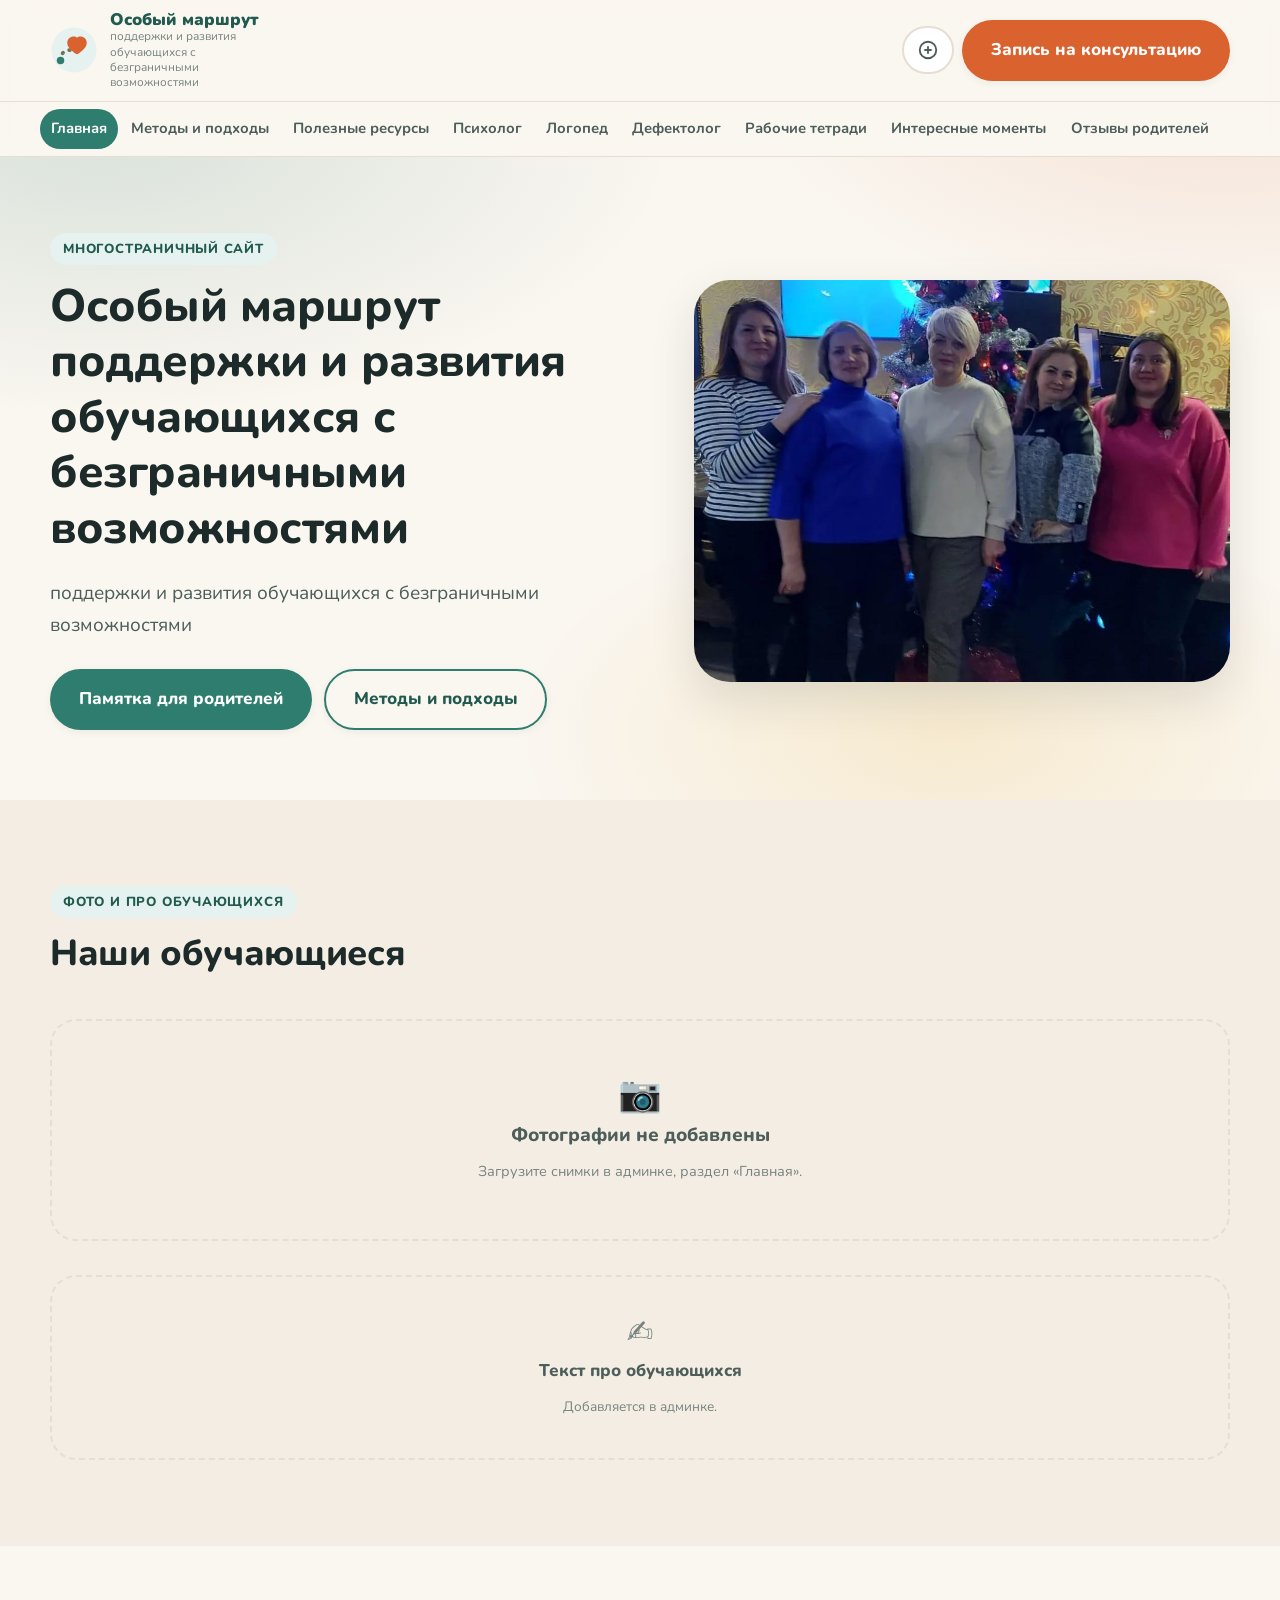
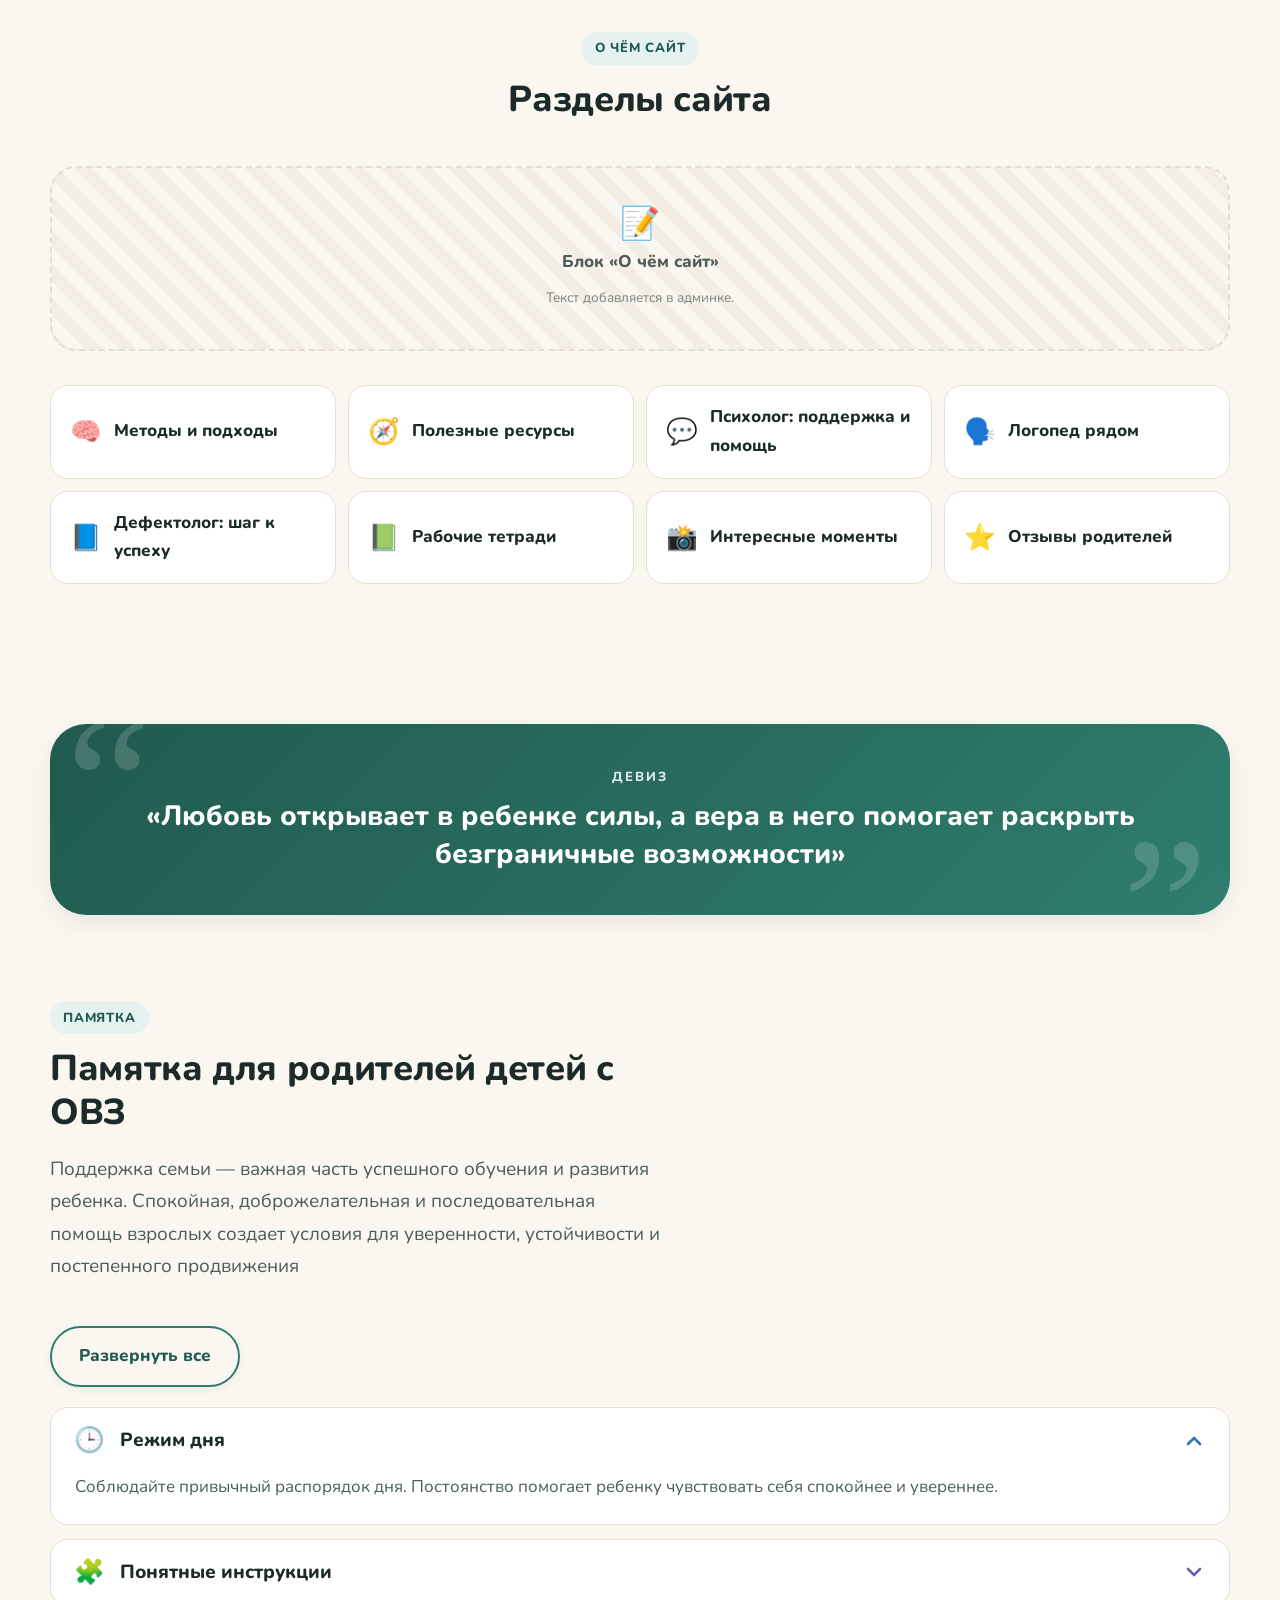
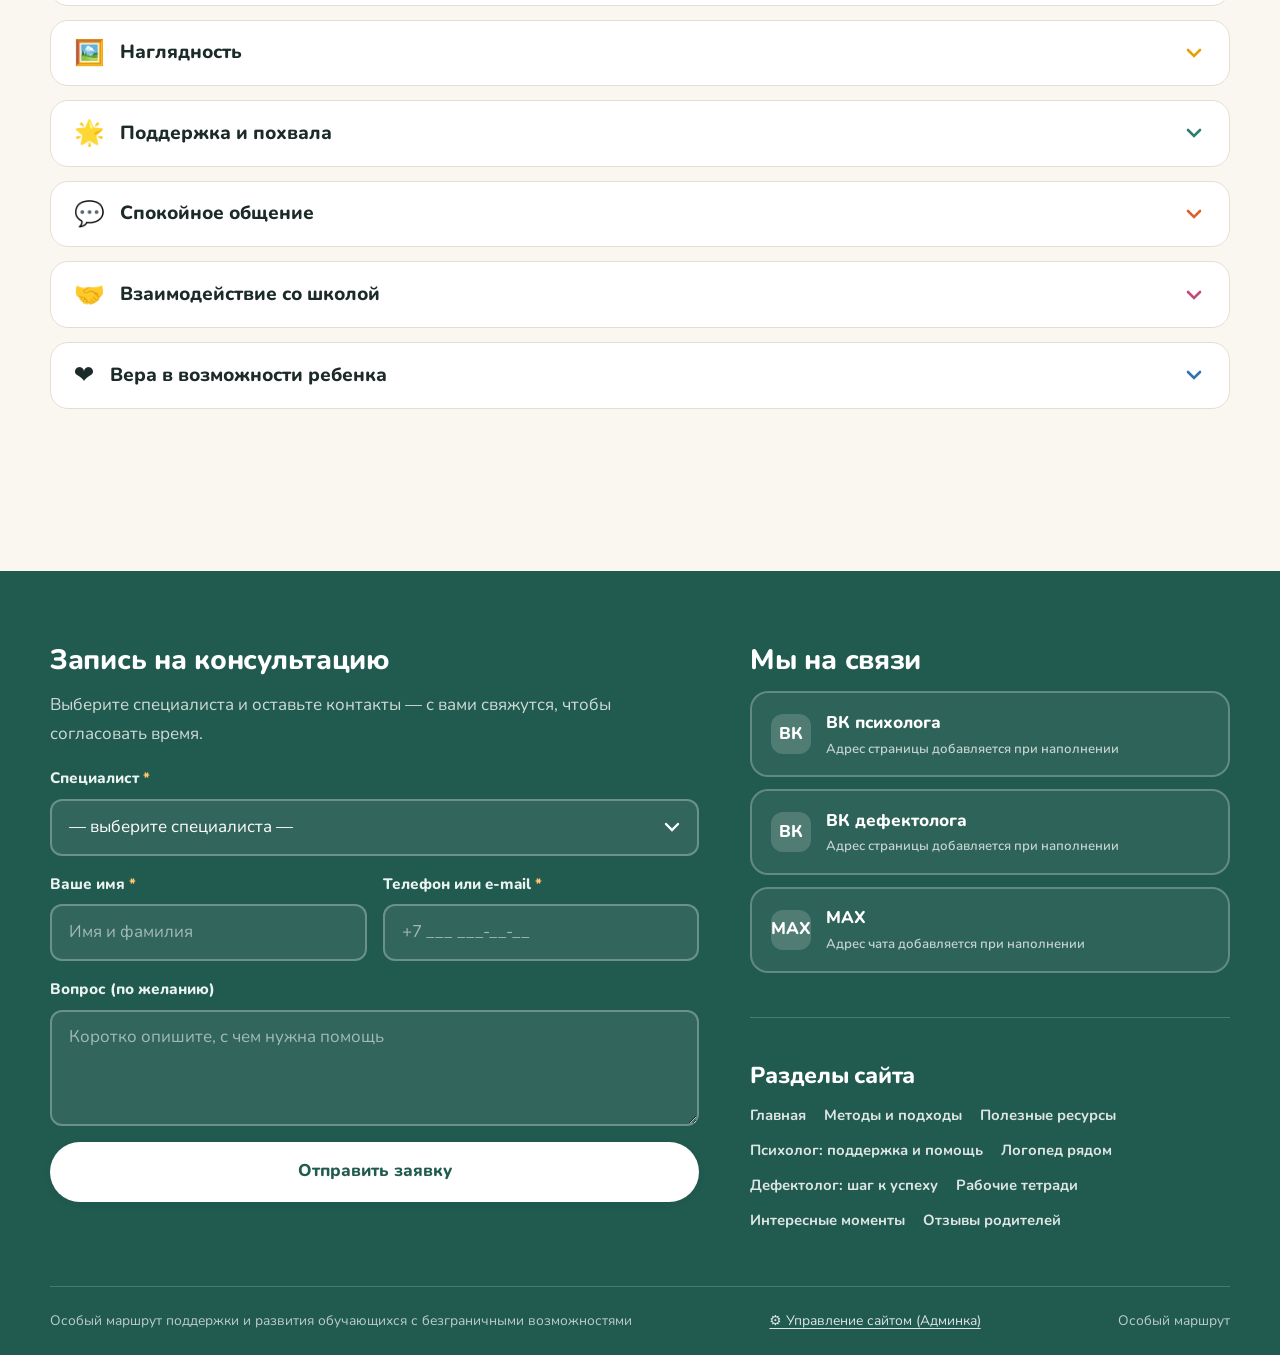
<file: сайт особый маршрут/index.html>
<!DOCTYPE html>
<html lang="ru">
<head>
<meta charset="utf-8">
<meta name="viewport" content="width=device-width, initial-scale=1">
<title>Главная — Особый маршрут</title>
<meta name="description" content="Особый маршрут поддержки и развития обучающихся с безграничными возможностями: памятка для родителей, методы и подходы, специалисты сопровождения.">
<meta property="og:title" content="Главная — Особый маршрут" />
<meta property="og:description" content="Особый маршрут поддержки и развития обучающихся с безграничными возможностями: памятка для родителей, методы и подходы, специалисты сопровождения." />
<meta property="og:type" content="website" />
<meta name="twitter:card" content="summary_large_image" />
<link rel="preconnect" href="https://fonts.googleapis.com">
<link rel="preconnect" href="https://fonts.gstatic.com" crossorigin>
<link href="https://fonts.googleapis.com/css2?family=Nunito:ital,wght@0,400;0,600;0,700;0,800;0,900;1,400&display=swap" rel="stylesheet">
<link rel="stylesheet" href="assets/css/style.css">
<link rel="icon" href="data:image/svg+xml,<svg xmlns='http://www.w3.org/2000/svg' viewBox='0 0 64 64'><circle cx='32' cy='32' r='30' fill='%23E6F2EF'/><path d='M40 14c5.5 0 9 3.6 9 8.6 0 6.6-8 11.6-11.4 14.5-.9.8-2.3.8-3.2 0C31 34.2 23 29.2 23 22.6 23 17.6 26.5 14 32 14c1.7 0 3.1.7 4 1.8.9-1.1 2.3-1.8 4-1.8z' fill='%23D9622F'/></svg>">
</head>
<body data-page="home">
<a class="skip-link" href="#main">Перейти к основному содержанию</a>

<header class="header">
  <div class="wrap header__bar">
    <a class="logo" href="index.html">
      <svg class="logo__mark" viewBox="0 0 64 64" role="img" aria-hidden="true" focusable="false">
        <defs><linearGradient id="lgm" x1="0" y1="0" x2="1" y2="1">
          <stop offset="0" stop-color="#2F7D6E"/><stop offset="1" stop-color="#D9622F"/>
        </linearGradient></defs>
        <circle cx="32" cy="32" r="30" fill="#E6F2EF"/>
        <path d="M14 46c0-12 8-14 14-14s10-4 10-10" fill="none" stroke="url(#lgm)" stroke-width="5" stroke-linecap="round" stroke-dasharray="1 9"/>
        <path d="M40 14c5.5 0 9 3.6 9 8.6 0 6.6-8 11.6-11.4 14.5-.9.8-2.3.8-3.2 0C31 34.2 23 29.2 23 22.6 23 17.6 26.5 14 32 14c1.7 0 3.1.7 4 1.8.9-1.1 2.3-1.8 4-1.8z" fill="#D9622F"/>
        <circle cx="14" cy="46" r="5" fill="#2F7D6E"/>
      </svg>
      <span class="logo__text">
        <span class="logo__name">Особый маршрут</span>
        <span class="logo__sub">поддержки и развития обучающихся с безграничными возможностями</span>
      </span>
    </a>

    <div class="header__actions">
      <button type="button" class="icon-btn" id="a11y-toggle" aria-expanded="false" aria-controls="a11y-panel">
        <svg width="22" height="22" viewBox="0 0 24 24" fill="none" stroke="currentColor" stroke-width="2" aria-hidden="true">
          <circle cx="12" cy="12" r="9"/><path d="M12 8v8M8 12h8"/>
        </svg>
        <span class="visually-hidden">Настройки отображения</span>
      </button>
      <a class="btn btn--accent header__cta" href="#zapis">Запись на консультацию</a>
      <button type="button" class="icon-btn burger" id="nav-toggle" aria-expanded="false" aria-controls="site-nav">
        <svg width="24" height="24" viewBox="0 0 24 24" fill="none" stroke="currentColor" stroke-width="2.4" stroke-linecap="round" aria-hidden="true">
          <path d="M4 7h16M4 12h16M4 17h16"/>
        </svg>
        <span class="visually-hidden">Меню</span>
      </button>
    </div>
  </div>

  <nav class="nav" id="site-nav" aria-label="Основное меню">
    <div class="wrap">
      <ul class="nav__list">
        <li><a class="nav__link" href="index.html" aria-current="page">Главная</a></li><li><a class="nav__link" href="metody.html">Методы и подходы</a></li><li><a class="nav__link" href="resursy.html">Полезные ресурсы</a></li><li><a class="nav__link" href="psiholog.html">Психолог</a></li><li><a class="nav__link" href="logoped.html">Логопед</a></li><li><a class="nav__link" href="defektolog.html">Дефектолог</a></li><li><a class="nav__link" href="tetradi.html">Рабочие тетради</a></li><li><a class="nav__link" href="galereya.html">Интересные моменты</a></li><li><a class="nav__link" href="otzyvy.html">Отзывы родителей</a></li>
        <li class="nav__cta"><a class="btn btn--accent btn--wide" href="#zapis">Запись на консультацию</a></li>
      </ul>
    </div>
  </nav>

  <div class="wrap">
    <div class="a11y" id="a11y-panel">
      <div class="a11y__group">
        <span class="a11y__label" id="fs-label">Размер шрифта</span>
        <div role="group" aria-labelledby="fs-label" style="display:flex;gap:6px">
          <button type="button" class="a11y__btn" data-fs="1" aria-pressed="true">А</button>
          <button type="button" class="a11y__btn" data-fs="1.15" aria-pressed="false" style="font-size:1.12em">А</button>
          <button type="button" class="a11y__btn" data-fs="1.32" aria-pressed="false" style="font-size:1.28em">А</button>
        </div>
      </div>
      <div class="a11y__group">
        <span class="a11y__label">Контраст</span>
        <button type="button" class="a11y__btn" id="contrast-toggle" aria-pressed="false">Версия для слабовидящих</button>
      </div>
      <div class="a11y__group">
        <button type="button" class="a11y__btn" id="a11y-reset">Сбросить</button>
      </div>
    </div>
  </div>
</header>

<main id="main">

  <!-- Секция: Герой -->
  <section class="hero">
    <div class="wrap hero__grid">
      <div>
        <span class="eyebrow" id="hero-eyebrow">Многостраничный сайт</span>
        <h1 class="hero__title" id="hero-title">Особый маршрут поддержки и развития обучающихся с безграничными возможностями</h1>
        <p class="lead" id="hero-subtitle">поддержки и развития обучающихся с безграничными возможностями</p>
        <div class="hero__actions">
          <a class="btn" href="#pamyatka">Памятка для родителей</a>
          <a class="btn btn--ghost" href="metody.html">Методы и подходы</a>
        </div>
      </div>
      <div class="hero__art" id="hero-art">
        <div class="slot slot--wide">
          <span class="slot__art" aria-hidden="true">📸</span>
          <span class="slot__title">Блок фото обучающихся</span>
          <p class="slot__hint">Главное фото добавляется в админке.</p>
        </div>
      </div>
    </div>
  </section>

  <!-- Секция: Обучающиеся -->
  <section class="section section--tint" aria-labelledby="students-title">
    <div class="wrap">
      <div class="section__head">
        <span class="eyebrow" id="students-eyebrow">Фото и про обучающихся</span>
        <h2 id="students-title">Наши обучающиеся</h2>
      </div>
      <div id="students-photos" style="margin-bottom:var(--gap)">
        <div class="empty">
          <span class="empty__art" aria-hidden="true">📷</span>
          <p class="empty__title">Фотографии обучающихся</p>
          <p class="empty__hint">Снимки и фоторепортажи с занятий загружаются в админке.</p>
        </div>
      </div>
      <div id="students-text">
        <p class="lead">Каждый ребенок уникален, и в каждом есть свои сильные стороны, таланты и безграничные возможности для развития и познания мира.</p>
      </div>
    </div>
  </section>

  <!-- Секция: Разделы сайта -->
  <section class="section" aria-labelledby="about-title">
    <div class="wrap">
      <div class="section__head section__head--center">
        <span class="eyebrow" id="about-eyebrow">О чём сайт</span>
        <h2 id="about-title">Разделы сайта</h2>
      </div>
      <div id="about-text" style="margin-bottom:var(--gap)">
        <div class="prose">
          <p class="lead">На сайте собраны ключевые материалы и инструменты для родителей детей с ОВЗ: практические методики, онлайн-навигатор полезных ресурсов, персональные страницы специалистов сопровождения и каталог рабочих тетрадей.</p>
        </div>
      </div>
      <nav class="toc" id="about-toc" aria-label="Разделы сайта">
        <a class="toc__link tone-1" href="metody.html"><span class="toc__ico" aria-hidden="true">🧠</span>Методы и подходы</a>
        <a class="toc__link tone-2" href="resursy.html"><span class="toc__ico" aria-hidden="true">🧭</span>Полезные ресурсы</a>
        <a class="toc__link tone-3" href="psiholog.html"><span class="toc__ico" aria-hidden="true">💬</span>Психолог: поддержка и помощь</a>
        <a class="toc__link tone-4" href="logoped.html"><span class="toc__ico" aria-hidden="true">🗣️</span>Логопед рядом</a>
        <a class="toc__link tone-5" href="defektolog.html"><span class="toc__ico" aria-hidden="true">📘</span>Дефектолог: шаг к успеху</a>
        <a class="toc__link tone-6" href="tetradi.html"><span class="toc__ico" aria-hidden="true">📗</span>Рабочие тетради</a>
        <a class="toc__link tone-1" href="galereya.html"><span class="toc__ico" aria-hidden="true">📸</span>Интересные моменты</a>
        <a class="toc__link tone-2" href="otzyvy.html"><span class="toc__ico" aria-hidden="true">⭐</span>Отзывы родителей</a>
      </nav>
    </div>
  </section>

  <!-- Секция: Девиз -->
  <section class="wrap" aria-labelledby="motto-label">
    <div class="motto">
      <span class="motto__label" id="motto-label">Девиз</span>
      <p class="motto__text" id="motto-text">«Любовь открывает в ребенке силы, а вера в него помогает раскрыть безграничные возможности»</p>
    </div>
  </section>

  <!-- Секция: Памятка -->
  <section class="section" id="pamyatka" aria-labelledby="memo-title">
    <div class="wrap">
      <div class="section__head">
        <span class="eyebrow" id="memo-eyebrow">Памятка</span>
        <h2 id="memo-title">Памятка для родителей детей с ОВЗ</h2>
        <p class="lead" id="memo-intro">Поддержка семьи — важная часть успешного обучения и развития ребенка. Спокойная, доброжелательная и последовательная помощь взрослых создает условия для уверенности, устойчивости и постепенного продвижения</p>
      </div>
      <p style="margin-bottom:1.2em">
        <button type="button" class="btn btn--ghost" data-acc-all="memo-acc" data-state="closed">Развернуть все</button>
      </p>
      <div class="acc" id="memo-acc">
        <div class="acc__item tone-1">
          <h3 style="margin:0">
            <button type="button" class="acc__btn" id="memo-1" aria-expanded="true" aria-controls="memo-1-p">
              <span class="acc__emoji" aria-hidden="true">🕒</span>
              <span>Режим дня</span>
              <svg class="acc__chev" width="24" height="24" viewBox="0 0 24 24" fill="none" stroke="currentColor" stroke-width="2.6" stroke-linecap="round" aria-hidden="true"><path d="M6 9l6 6 6-6"/></svg>
            </button>
          </h3>
          <div class="acc__panel" id="memo-1-p" role="region" aria-labelledby="memo-1">
            <p>Соблюдайте привычный распорядок дня. Постоянство помогает ребенку чувствовать себя спокойнее и увереннее.</p>
          </div>
        </div>

        <div class="acc__item tone-2">
          <h3 style="margin:0">
            <button type="button" class="acc__btn" id="memo-2" aria-expanded="false" aria-controls="memo-2-p">
              <span class="acc__emoji" aria-hidden="true">🧩</span>
              <span>Понятные инструкции</span>
              <svg class="acc__chev" width="24" height="24" viewBox="0 0 24 24" fill="none" stroke="currentColor" stroke-width="2.6" stroke-linecap="round" aria-hidden="true"><path d="M6 9l6 6 6-6"/></svg>
            </button>
          </h3>
          <div class="acc__panel" id="memo-2-p" role="region" aria-labelledby="memo-2" hidden>
            <p>Давайте короткие и четкие задания, при необходимости делите их на маленькие шаги.</p>
          </div>
        </div>

        <div class="acc__item tone-3">
          <h3 style="margin:0">
            <button type="button" class="acc__btn" id="memo-3" aria-expanded="false" aria-controls="memo-3-p">
              <span class="acc__emoji" aria-hidden="true">🖼️</span>
              <span>Наглядность</span>
              <svg class="acc__chev" width="24" height="24" viewBox="0 0 24 24" fill="none" stroke="currentColor" stroke-width="2.6" stroke-linecap="round" aria-hidden="true"><path d="M6 9l6 6 6-6"/></svg>
            </button>
          </h3>
          <div class="acc__panel" id="memo-3-p" role="region" aria-labelledby="memo-3" hidden>
            <p>Используйте картинки, схемы, карточки и образцы выполнения заданий.</p>
          </div>
        </div>

        <div class="acc__item tone-4">
          <h3 style="margin:0">
            <button type="button" class="acc__btn" id="memo-4" aria-expanded="false" aria-controls="memo-4-p">
              <span class="acc__emoji" aria-hidden="true">🌟</span>
              <span>Поддержка и похвала</span>
              <svg class="acc__chev" width="24" height="24" viewBox="0 0 24 24" fill="none" stroke="currentColor" stroke-width="2.6" stroke-linecap="round" aria-hidden="true"><path d="M6 9l6 6 6-6"/></svg>
            </button>
          </h3>
          <div class="acc__panel" id="memo-4-p" role="region" aria-labelledby="memo-4" hidden>
            <p>Отмечайте старание ребенка и хвалите его за даже небольшие успехи.</p>
            <p>Помогайте ребенку только там, где это действительно необходимо, и постепенно развивайте его самостоятельность.</p>
          </div>
        </div>

        <div class="acc__item tone-5">
          <h3 style="margin:0">
            <button type="button" class="acc__btn" id="memo-5" aria-expanded="false" aria-controls="memo-5-p">
              <span class="acc__emoji" aria-hidden="true">💬</span>
              <span>Спокойное общение</span>
              <svg class="acc__chev" width="24" height="24" viewBox="0 0 24 24" fill="none" stroke="currentColor" stroke-width="2.6" stroke-linecap="round" aria-hidden="true"><path d="M6 9l6 6 6-6"/></svg>
            </button>
          </h3>
          <div class="acc__panel" id="memo-5-p" role="region" aria-labelledby="memo-5" hidden>
            <p>Говорите с ребенком уважительно, спокойно и доброжелательно, чаще беседуйте с ним.</p>
          </div>
        </div>

        <div class="acc__item tone-6">
          <h3 style="margin:0">
            <button type="button" class="acc__btn" id="memo-6" aria-expanded="false" aria-controls="memo-6-p">
              <span class="acc__emoji" aria-hidden="true">🤝</span>
              <span>Взаимодействие со школой</span>
              <svg class="acc__chev" width="24" height="24" viewBox="0 0 24 24" fill="none" stroke="currentColor" stroke-width="2.6" stroke-linecap="round" aria-hidden="true"><path d="M6 9l6 6 6-6"/></svg>
            </button>
          </h3>
          <div class="acc__panel" id="memo-6-p" role="region" aria-labelledby="memo-6" hidden>
            <p>Поддерживайте связь с классным руководителем и специалистами сопровождения: психологом, логопедом и дефектологом.</p>
          </div>
        </div>

        <div class="acc__item tone-1">
          <h3 style="margin:0">
            <button type="button" class="acc__btn" id="memo-7" aria-expanded="false" aria-controls="memo-7-p">
              <span class="acc__emoji" aria-hidden="true">❤️</span>
              <span>Вера в возможности ребенка</span>
              <svg class="acc__chev" width="24" height="24" viewBox="0 0 24 24" fill="none" stroke="currentColor" stroke-width="2.6" stroke-linecap="round" aria-hidden="true"><path d="M6 9l6 6 6-6"/></svg>
            </button>
          </h3>
          <div class="acc__panel" id="memo-7-p" role="region" aria-labelledby="memo-7" hidden>
            <p>Помните: каждый ребенок развивается в своем темпе, а поддержка семьи помогает ему двигаться вперед.</p>
          </div>
        </div>
      </div>
    </div>
  </section>

</main>
<footer class="footer" id="podval">
  <div class="wrap">
    <div class="footer__grid">
      <section id="zapis" aria-labelledby="zapis-title">
        <h2 id="zapis-title">Запись на консультацию</h2>
        <p class="footer__note">Выберите специалиста и оставьте контакты — с вами свяжутся, чтобы согласовать время.</p>
        <form class="form" id="consult-form" novalidate>
          <div class="field" data-field="spec">
            <label class="field__label" for="f-spec">Специалист <span class="field__req" aria-hidden="true">*</span></label>
            <select class="field__control" id="f-spec" name="spec" required aria-describedby="e-spec">
              <option value="">— выберите специалиста —</option>
              <option value="Педагог-психолог">Педагог-психолог</option><option value="Школьный логопед">Школьный логопед</option><option value="Школьный дефектолог">Школьный дефектолог</option><option value="Классный руководитель">Классный руководитель</option>
            </select>
            <p class="field__error" id="e-spec" hidden>Пожалуйста, выберите специалиста.</p>
          </div>

          <div class="form__row">
            <div class="field" data-field="name">
              <label class="field__label" for="f-name">Ваше имя <span class="field__req" aria-hidden="true">*</span></label>
              <input class="field__control" id="f-name" name="name" type="text" required autocomplete="name" placeholder="Имя и фамилия" aria-describedby="e-name">
              <p class="field__error" id="e-name" hidden>Укажите, пожалуйста, имя.</p>
            </div>
            <div class="field" data-field="contact">
              <label class="field__label" for="f-contact">Телефон или e-mail <span class="field__req" aria-hidden="true">*</span></label>
              <input class="field__control" id="f-contact" name="contact" type="text" required placeholder="+7 ___ ___-__-__" aria-describedby="e-contact">
              <p class="field__error" id="e-contact" hidden>Укажите телефон или e-mail для связи.</p>
            </div>
          </div>

          <div class="field" data-field="message">
            <label class="field__label" for="f-message">Вопрос (по желанию)</label>
            <textarea class="field__control" id="f-message" name="message" placeholder="Коротко опишите, с чем нужна помощь"></textarea>
          </div>

          <button class="btn btn--light btn--wide" type="submit">Отправить заявку</button>
          <p class="form__status" id="form-status" role="status" hidden></p>
        </form>
      </section>

      <section aria-labelledby="svyaz-title">
        <h2 id="svyaz-title">Мы на связи</h2>
        <ul class="social">
          <li><a class="social__link" href="https://vk.com" target="_blank" rel="noopener noreferrer">
      <span class="social__ico" aria-hidden="true">ВК</span>
      <span class="social__meta">ВК психолога<span>Адрес страницы добавляется при наполнении</span></span>
    </a></li><li><a class="social__link" href="https://vk.com" target="_blank" rel="noopener noreferrer">
      <span class="social__ico" aria-hidden="true">ВК</span>
      <span class="social__meta">ВК дефектолога<span>Адрес страницы добавляется при наполнении</span></span>
    </a></li><li><a class="social__link" href="https://max.ru" target="_blank" rel="noopener noreferrer">
      <span class="social__ico" aria-hidden="true">MAX</span>
      <span class="social__meta">МАХ<span>Адрес чата добавляется при наполнении</span></span>
    </a></li>
        </ul>

        <hr class="divider" style="border-color:rgba(255,255,255,.2);background:rgba(255,255,255,.2)">

        <h3 style="color:#fff">Разделы сайта</h3>
        <ul class="footer__map">
          <li><a href="index.html" aria-current="page">Главная</a></li><li><a href="metody.html">Методы и подходы</a></li><li><a href="resursy.html">Полезные ресурсы</a></li><li><a href="psiholog.html">Психолог: поддержка и помощь</a></li><li><a href="logoped.html">Логопед рядом</a></li><li><a href="defektolog.html">Дефектолог: шаг к успеху</a></li><li><a href="tetradi.html">Рабочие тетради</a></li><li><a href="galereya.html">Интересные моменты</a></li><li><a href="otzyvy.html">Отзывы родителей</a></li>
        </ul>
      </section>
    </div>

    <div class="footer__bottom">
      <span>Особый маршрут поддержки и развития обучающихся с безграничными возможностями</span>
      <span><a href="admin/index.html" style="color:rgba(255,255,255,0.85);text-decoration:underline;">⚙️ Управление сайтом (Админка)</a></span>
      <span>Особый маршрут</span>
    </div>
  </div>
</footer>

<script src="assets/data/content.js"></script>
<script src="assets/js/layout.js"></script>
<script src="assets/js/render.js"></script>
<script src="assets/js/main.js"></script>
</body>
</html>
</file>
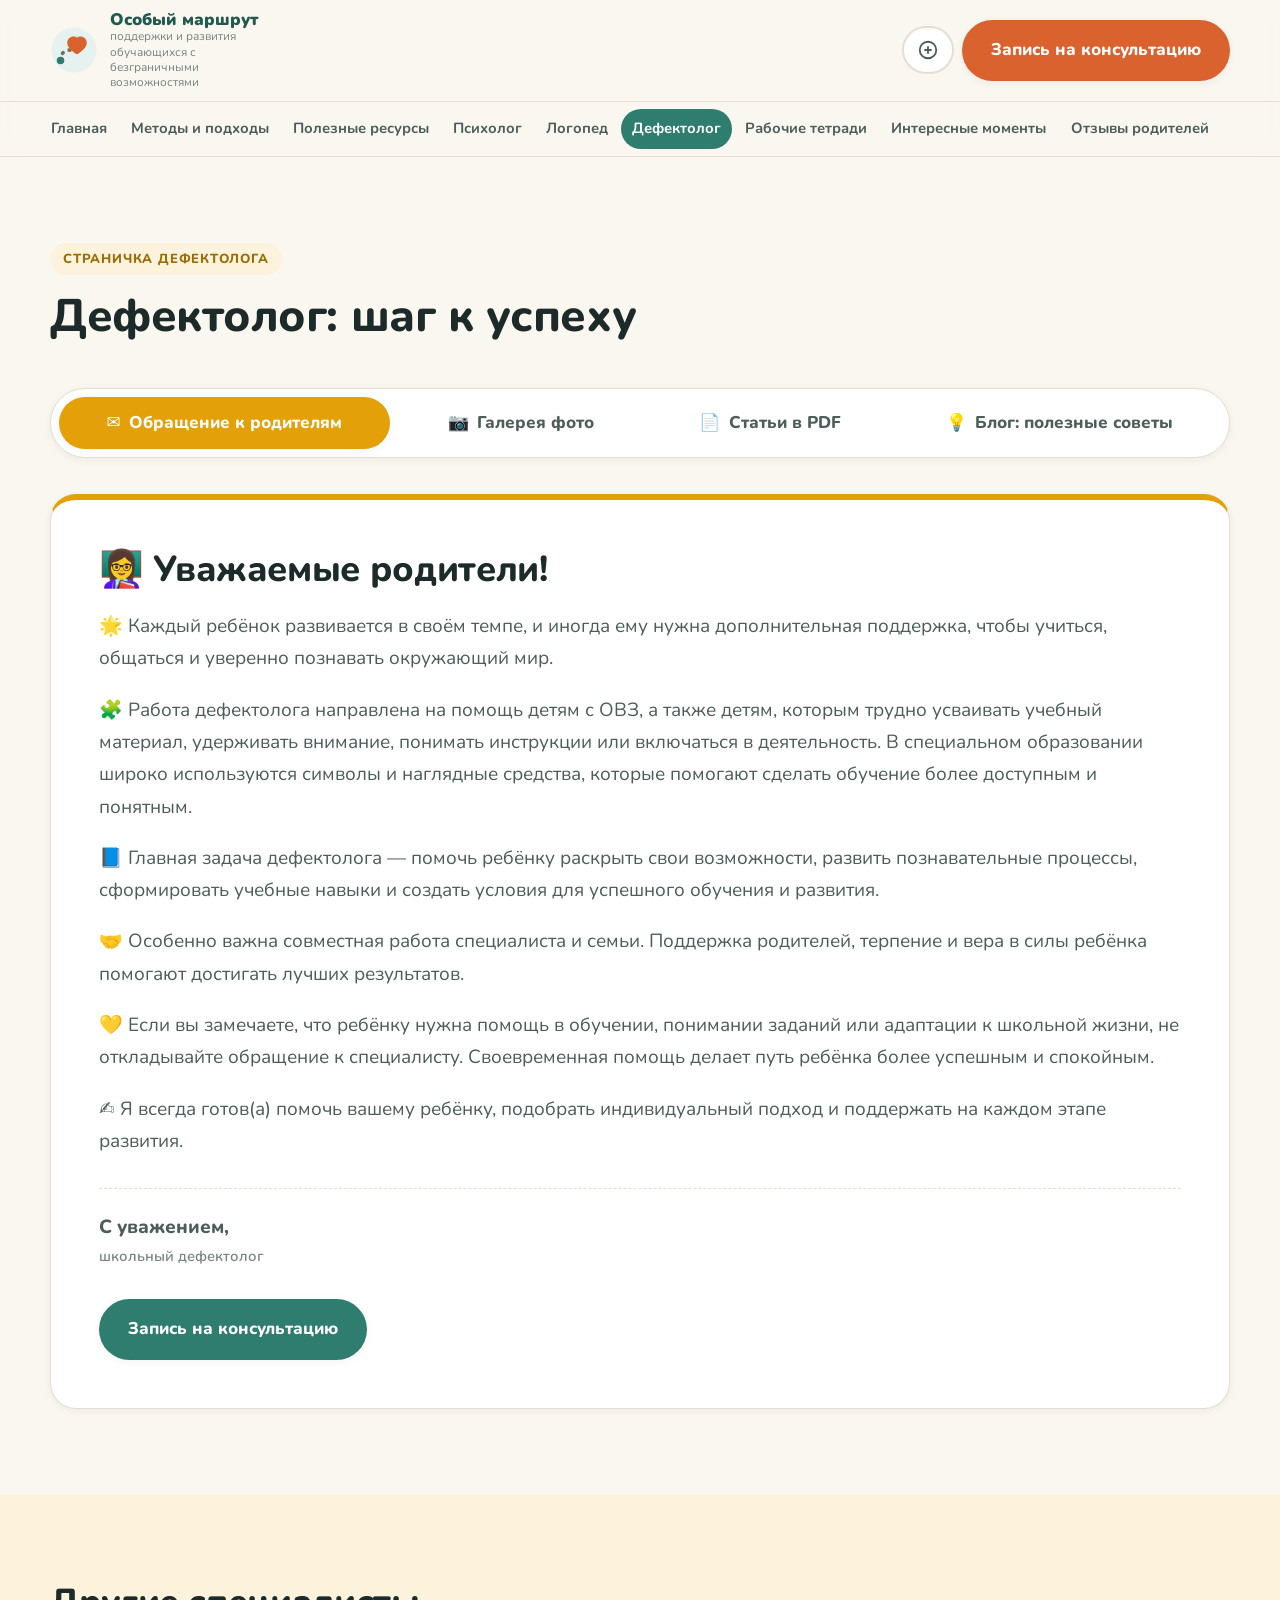
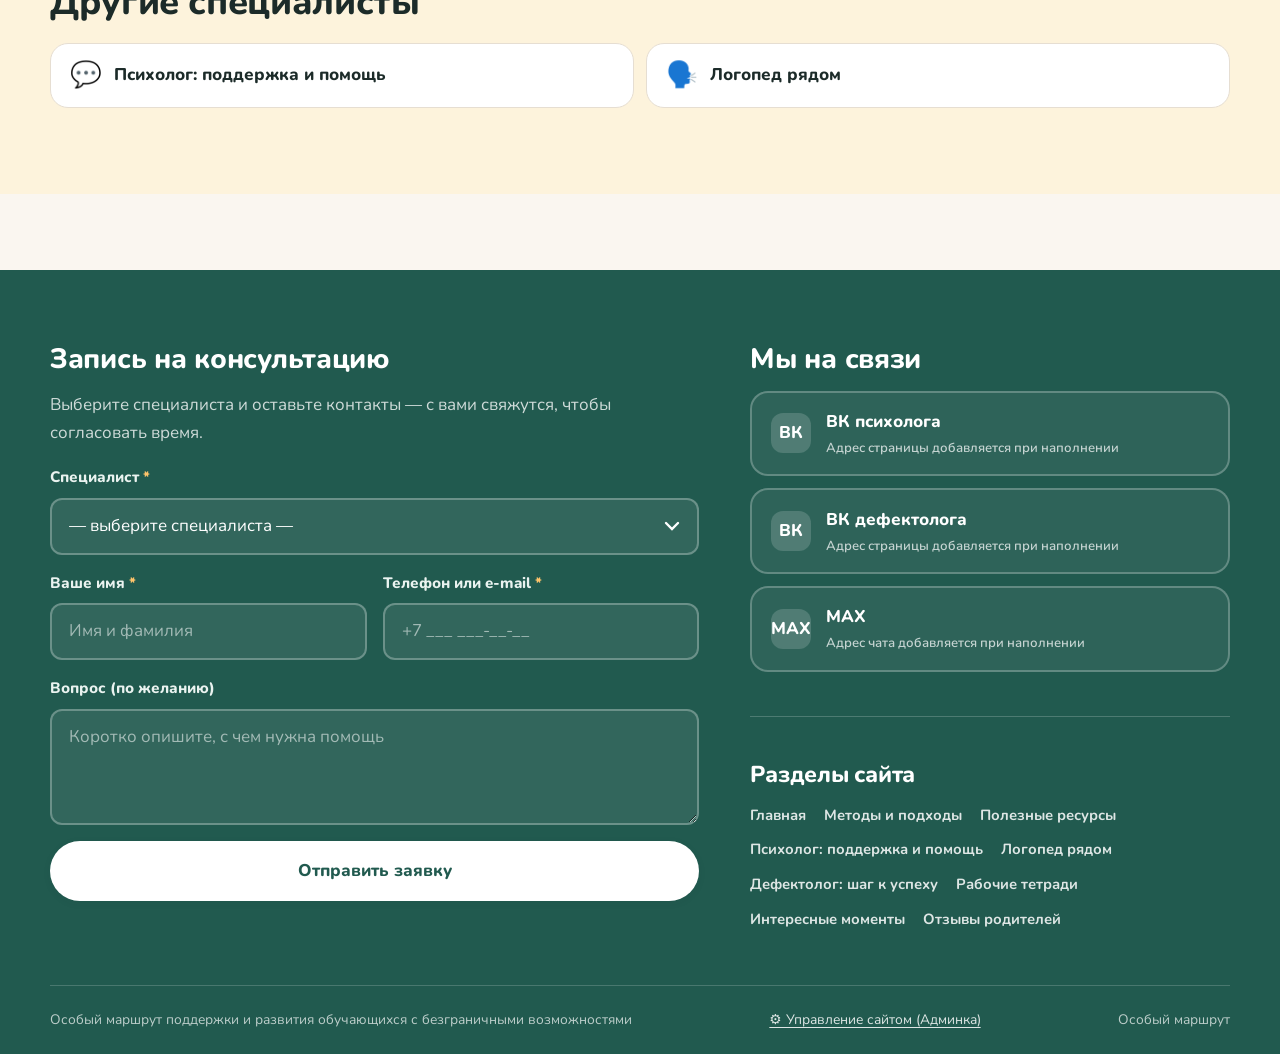
<file: сайт особый маршрут/defektolog.html>
<!DOCTYPE html>
<html lang="ru">
<head>
<meta charset="utf-8">
<meta name="viewport" content="width=device-width, initial-scale=1">
<title>Дефектолог: шаг к успеху — Особый маршрут</title>
<meta name="description" content="Страничка специалиста: обращение к родителям, галерея, статьи в PDF и блог с полезными советами.">
<link rel="preconnect" href="https://fonts.googleapis.com">
<link rel="preconnect" href="https://fonts.gstatic.com" crossorigin>
<link href="https://fonts.googleapis.com/css2?family=Nunito:ital,wght@0,400;0,600;0,700;0,800;0,900;1,400&display=swap" rel="stylesheet">
<link rel="stylesheet" href="assets/css/style.css">
<link rel="icon" href="data:image/svg+xml,<svg xmlns='http://www.w3.org/2000/svg' viewBox='0 0 64 64'><circle cx='32' cy='32' r='30' fill='%23FDF3DC'/><path d='M40 14c5.5 0 9 3.6 9 8.6 0 6.6-8 11.6-11.4 14.5-.9.8-2.3.8-3.2 0C31 34.2 23 29.2 23 22.6 23 17.6 26.5 14 32 14c1.7 0 3.1.7 4 1.8.9-1.1 2.3-1.8 4-1.8z' fill='#E3A008'/></svg>">
</head>
<body class="tone-3" data-page="specialist" data-spec="defektolog">
<a class="skip-link" href="#main">Перейти к основному содержанию</a>

<header class="header">
  <div class="wrap header__bar">
    <a class="logo" href="index.html">
      <svg class="logo__mark" viewBox="0 0 64 64" role="img" aria-hidden="true" focusable="false">
        <defs><linearGradient id="lgm" x1="0" y1="0" x2="1" y2="1">
          <stop offset="0" stop-color="#2F7D6E"/><stop offset="1" stop-color="#D9622F"/>
        </linearGradient></defs>
        <circle cx="32" cy="32" r="30" fill="#E6F2EF"/>
        <path d="M14 46c0-12 8-14 14-14s10-4 10-10" fill="none" stroke="url(#lgm)" stroke-width="5" stroke-linecap="round" stroke-dasharray="1 9"/>
        <path d="M40 14c5.5 0 9 3.6 9 8.6 0 6.6-8 11.6-11.4 14.5-.9.8-2.3.8-3.2 0C31 34.2 23 29.2 23 22.6 23 17.6 26.5 14 32 14c1.7 0 3.1.7 4 1.8.9-1.1 2.3-1.8 4-1.8z" fill="#D9622F"/>
        <circle cx="14" cy="46" r="5" fill="#2F7D6E"/>
      </svg>
      <span class="logo__text">
        <span class="logo__name">Особый маршрут</span>
        <span class="logo__sub">поддержки и развития обучающихся с безграничными возможностями</span>
      </span>
    </a>

    <div class="header__actions">
      <button type="button" class="icon-btn" id="a11y-toggle" aria-expanded="false" aria-controls="a11y-panel">
        <svg width="22" height="22" viewBox="0 0 24 24" fill="none" stroke="currentColor" stroke-width="2" aria-hidden="true">
          <circle cx="12" cy="12" r="9"/><path d="M12 8v8M8 12h8"/>
        </svg>
        <span class="visually-hidden">Настройки отображения</span>
      </button>
      <a class="btn btn--accent header__cta" href="#zapis">Запись на консультацию</a>
      <button type="button" class="icon-btn burger" id="nav-toggle" aria-expanded="false" aria-controls="site-nav">
        <svg width="24" height="24" viewBox="0 0 24 24" fill="none" stroke="currentColor" stroke-width="2.4" stroke-linecap="round" aria-hidden="true">
          <path d="M4 7h16M4 12h16M4 17h16"/>
        </svg>
        <span class="visually-hidden">Меню</span>
      </button>
    </div>
  </div>

  <nav class="nav" id="site-nav" aria-label="Основное меню">
    <div class="wrap">
      <ul class="nav__list">
        <li><a class="nav__link" href="index.html">Главная</a></li><li><a class="nav__link" href="metody.html">Методы и подходы</a></li><li><a class="nav__link" href="resursy.html">Полезные ресурсы</a></li><li><a class="nav__link" href="psiholog.html">Психолог</a></li><li><a class="nav__link" href="logoped.html">Логопед</a></li><li><a class="nav__link" href="defektolog.html" aria-current="page">Дефектолог</a></li><li><a class="nav__link" href="tetradi.html">Рабочие тетради</a></li><li><a class="nav__link" href="galereya.html">Интересные моменты</a></li><li><a class="nav__link" href="otzyvy.html">Отзывы родителей</a></li>
        <li class="nav__cta"><a class="btn btn--accent btn--wide" href="#zapis">Запись на консультацию</a></li>
      </ul>
    </div>
  </nav>

  <div class="wrap">
    <div class="a11y" id="a11y-panel">
      <div class="a11y__group">
        <span class="a11y__label" id="fs-label">Размер шрифта</span>
        <div role="group" aria-labelledby="fs-label" style="display:flex;gap:6px">
          <button type="button" class="a11y__btn" data-fs="1" aria-pressed="true">А</button>
          <button type="button" class="a11y__btn" data-fs="1.15" aria-pressed="false" style="font-size:1.12em">А</button>
          <button type="button" class="a11y__btn" data-fs="1.32" aria-pressed="false" style="font-size:1.28em">А</button>
        </div>
      </div>
      <div class="a11y__group">
        <span class="a11y__label">Контраст</span>
        <button type="button" class="a11y__btn" id="contrast-toggle" aria-pressed="false">Версия для слабовидящих</button>
      </div>
      <div class="a11y__group">
        <button type="button" class="a11y__btn" id="a11y-reset">Сбросить</button>
      </div>
    </div>
  </div>
</header>
<main id="main">
  <section class="section" aria-labelledby="page-title">
    <div class="wrap">
      <div class="section__head">
        <span class="eyebrow" id="page-eyebrow">Страничка дефектолога</span>
        <h1 id="page-title">Дефектолог: шаг к успеху</h1>
      </div>

      <div class="tabs">
        <div class="tabs__list" role="tablist" aria-label="Материалы специалиста">
          <button class="tab" role="tab" id="tab-obr" aria-controls="panel-obr" aria-selected="true">
            <span aria-hidden="true">✉️</span> Обращение к родителям
          </button>
          <button class="tab" role="tab" id="tab-foto" aria-controls="panel-foto" aria-selected="false">
            <span aria-hidden="true">📷</span> Галерея фото
          </button>
          <button class="tab" role="tab" id="tab-pdf" aria-controls="panel-pdf" aria-selected="false">
            <span aria-hidden="true">📄</span> Статьи в PDF
          </button>
          <button class="tab" role="tab" id="tab-blog" aria-controls="panel-blog" aria-selected="false">
            <span aria-hidden="true">💡</span> Блог: полезные советы
          </button>
        </div>

        <div class="tabpanel" role="tabpanel" id="panel-obr" aria-labelledby="tab-obr" tabindex="0">
          <div id="letter">
            <article class="letter">
              <h2>👩‍🏫 Уважаемые родители!</h2>
              
              <p>🌟 Каждый ребёнок развивается в своём темпе, и иногда ему нужна дополнительная поддержка, чтобы учиться, общаться и уверенно познавать окружающий мир.</p><p>🧩 Работа дефектолога направлена на помощь детям с ОВЗ, а также детям, которым трудно усваивать учебный материал, удерживать внимание, понимать инструкции или включаться в деятельность. В специальном образовании широко используются символы и наглядные средства, которые помогают сделать обучение более доступным и понятным.</p><p>📘 Главная задача дефектолога — помочь ребёнку раскрыть свои возможности, развить познавательные процессы, сформировать учебные навыки и создать условия для успешного обучения и развития.</p><p>🤝 Особенно важна совместная работа специалиста и семьи. Поддержка родителей, терпение и вера в силы ребёнка помогают достигать лучших результатов.</p><p>💛 Если вы замечаете, что ребёнку нужна помощь в обучении, понимании заданий или адаптации к школьной жизни, не откладывайте обращение к специалисту. Своевременная помощь делает путь ребёнка более успешным и спокойным.</p><p>✍️ Я всегда готов(а) помочь вашему ребёнку, подобрать индивидуальный подход и поддержать на каждом этапе развития.</p>
              <p class="letter__sign">С уважением,<span>школьный дефектолог</span></p>
              <p style="margin-top:1.6em"><a class="btn" href="#zapis">Запись на консультацию</a></p>
            </article>
          </div>
        </div>

        <div class="tabpanel" role="tabpanel" id="panel-foto" aria-labelledby="tab-foto" tabindex="0" hidden>
          <h2>Галерея фото</h2>
          <div id="spec-photos">
            <div class="empty">
              <span class="empty__art" aria-hidden="true">📷</span>
              <p class="empty__title">Фотографии не добавлены</p>
              <p class="empty__hint">Загрузите снимки в админке.</p>
            </div>
          </div>
        </div>

        <div class="tabpanel" role="tabpanel" id="panel-pdf" aria-labelledby="tab-pdf" tabindex="0" hidden>
          <h2>Статьи в PDF</h2>
          <div id="spec-pdfs">
            <div class="empty">
              <span class="empty__art" aria-hidden="true">📄</span>
              <p class="empty__title">Статьи не добавлены</p>
              <p class="empty__hint">Загрузите PDF-файлы в админке.</p>
            </div>
          </div>
        </div>

        <div class="tabpanel" role="tabpanel" id="panel-blog" aria-labelledby="tab-blog" tabindex="0" hidden>
          <h2>Блог: полезные советы</h2>
          <div id="spec-blog">
            <div class="empty">
              <span class="empty__art" aria-hidden="true">💡</span>
              <p class="empty__title">Записей пока нет</p>
              <p class="empty__hint">Добавьте советы в админке.</p>
            </div>
          </div>
        </div>
      </div>
    </div>
  </section>

  <section class="section section--brand-tint" aria-labelledby="other-title">
    <div class="wrap">
      <h2 id="other-title">Другие специалисты</h2>
      <nav class="toc" id="spec-others" aria-label="Другие специалисты">
        <a class="toc__link tone-2" href="psiholog.html"><span class="toc__ico" aria-hidden="true">💬</span>Психолог: поддержка и помощь</a><a class="toc__link tone-1" href="logoped.html"><span class="toc__ico" aria-hidden="true">🗣️</span>Логопед рядом</a>
      </nav>
    </div>
  </section>
</main>
<footer class="footer" id="podval">
  <div class="wrap">
    <div class="footer__grid">
      <section id="zapis" aria-labelledby="zapis-title">
        <h2 id="zapis-title">Запись на консультацию</h2>
        <p class="footer__note">Выберите специалиста и оставьте контакты — с вами свяжутся, чтобы согласовать время.</p>
        <form class="form" id="consult-form" novalidate>
          <div class="field" data-field="spec">
            <label class="field__label" for="f-spec">Специалист <span class="field__req" aria-hidden="true">*</span></label>
            <select class="field__control" id="f-spec" name="spec" required aria-describedby="e-spec">
              <option value="">— выберите специалиста —</option>
              <option value="Педагог-психолог">Педагог-психолог</option><option value="Школьный логопед">Школьный логопед</option><option value="Школьный дефектолог">Школьный дефектолог</option><option value="Классный руководитель">Классный руководитель</option>
            </select>
            <p class="field__error" id="e-spec" hidden>Пожалуйста, выберите специалиста.</p>
          </div>

          <div class="form__row">
            <div class="field" data-field="name">
              <label class="field__label" for="f-name">Ваше имя <span class="field__req" aria-hidden="true">*</span></label>
              <input class="field__control" id="f-name" name="name" type="text" required autocomplete="name" placeholder="Имя и фамилия" aria-describedby="e-name">
              <p class="field__error" id="e-name" hidden>Укажите, пожалуйста, имя.</p>
            </div>
            <div class="field" data-field="contact">
              <label class="field__label" for="f-contact">Телефон или e-mail <span class="field__req" aria-hidden="true">*</span></label>
              <input class="field__control" id="f-contact" name="contact" type="text" required placeholder="+7 ___ ___-__-__" aria-describedby="e-contact">
              <p class="field__error" id="e-contact" hidden>Укажите телефон или e-mail для связи.</p>
            </div>
          </div>

          <div class="field" data-field="message">
            <label class="field__label" for="f-message">Вопрос (по желанию)</label>
            <textarea class="field__control" id="f-message" name="message" placeholder="Коротко опишите, с чем нужна помощь"></textarea>
          </div>

          <button class="btn btn--light btn--wide" type="submit">Отправить заявку</button>
          <p class="form__status" id="form-status" role="status" hidden></p>
        </form>
      </section>

      <section aria-labelledby="svyaz-title">
        <h2 id="svyaz-title">Мы на связи</h2>
        <ul class="social">
          <li><a class="social__link" href="https://vk.com" target="_blank" rel="noopener noreferrer">
      <span class="social__ico" aria-hidden="true">ВК</span>
      <span class="social__meta">ВК психолога<span>Адрес страницы добавляется при наполнении</span></span>
    </a></li><li><a class="social__link" href="https://vk.com" target="_blank" rel="noopener noreferrer">
      <span class="social__ico" aria-hidden="true">ВК</span>
      <span class="social__meta">ВК дефектолога<span>Адрес страницы добавляется при наполнении</span></span>
    </a></li><li><a class="social__link" href="https://max.ru" target="_blank" rel="noopener noreferrer">
      <span class="social__ico" aria-hidden="true">MAX</span>
      <span class="social__meta">МАХ<span>Адрес чата добавляется при наполнении</span></span>
    </a></li>
        </ul>

        <hr class="divider" style="border-color:rgba(255,255,255,.2);background:rgba(255,255,255,.2)">

        <h3 style="color:#fff">Разделы сайта</h3>
        <ul class="footer__map">
          <li><a href="index.html">Главная</a></li><li><a href="metody.html">Методы и подходы</a></li><li><a href="resursy.html">Полезные ресурсы</a></li><li><a href="psiholog.html">Психолог: поддержка и помощь</a></li><li><a href="logoped.html">Логопед рядом</a></li><li><a href="defektolog.html" aria-current="page">Дефектолог: шаг к успеху</a></li><li><a href="tetradi.html">Рабочие тетради</a></li><li><a href="galereya.html">Интересные моменты</a></li><li><a href="otzyvy.html">Отзывы родителей</a></li>
        </ul>
      </section>
    </div>

    <div class="footer__bottom">
      <span>Особый маршрут поддержки и развития обучающихся с безграничными возможностями</span>
      <span><a href="admin/index.html" style="color:rgba(255,255,255,0.85);text-decoration:underline;">⚙️ Управление сайтом (Админка)</a></span>
      <span>Особый маршрут</span>
    </div>
  </div>
</footer>
<script src="assets/data/content.js"></script>
<script src="assets/js/layout.js"></script>
<script src="assets/js/render.js"></script>
<script src="assets/js/main.js"></script>
</body>
</html>
</file>
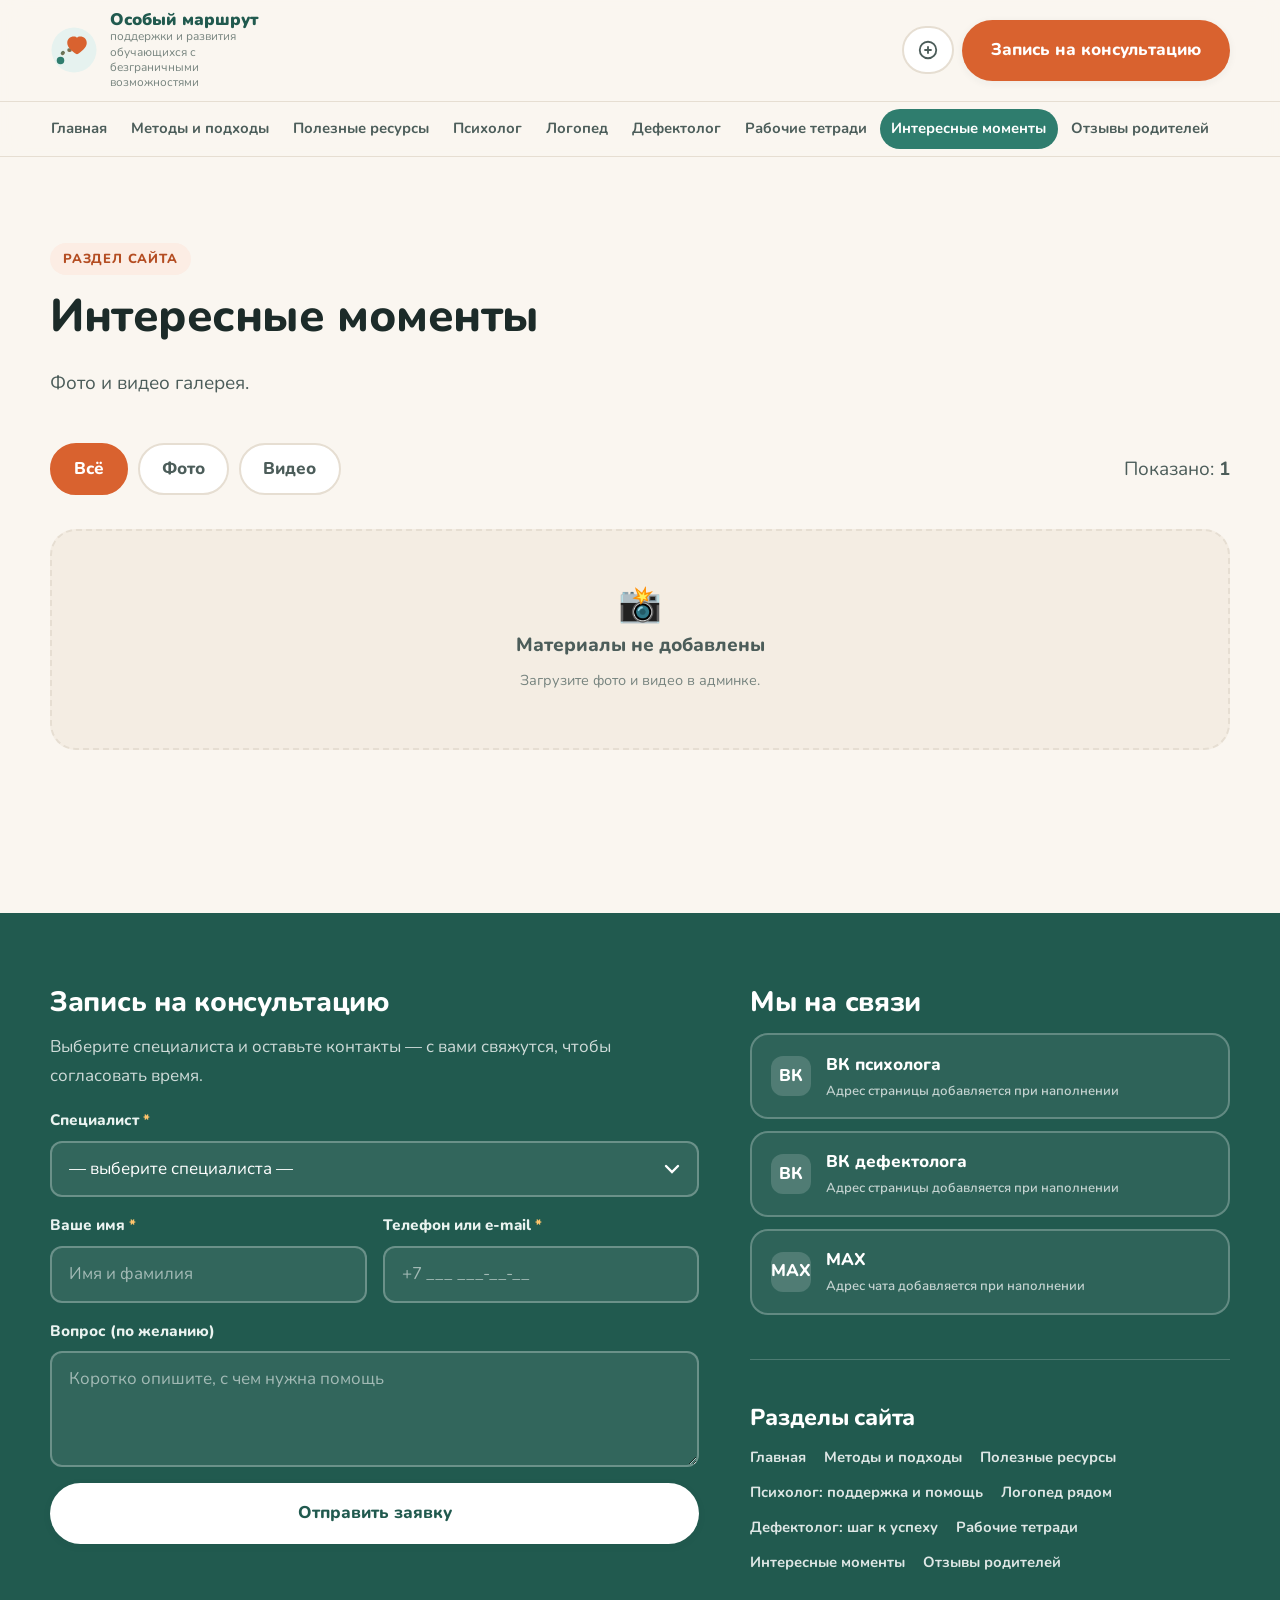
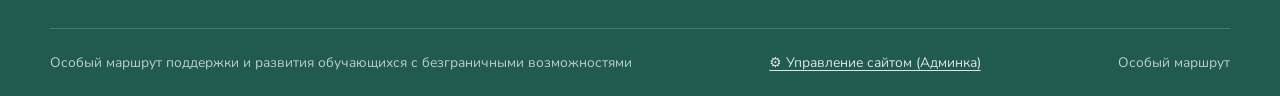
<file: сайт особый маршрут/galereya.html>
<!DOCTYPE html>
<html lang="ru">
<head>
<meta charset="utf-8">
<meta name="viewport" content="width=device-width, initial-scale=1">
<title>Интересные моменты — Особый маршрут</title>
<meta name="description" content="Фото и видео галерея «Интересные моменты».">
<link rel="preconnect" href="https://fonts.googleapis.com">
<link rel="preconnect" href="https://fonts.gstatic.com" crossorigin>
<link href="https://fonts.googleapis.com/css2?family=Nunito:ital,wght@0,400;0,600;0,700;0,800;0,900;1,400&display=swap" rel="stylesheet">
<link rel="stylesheet" href="assets/css/style.css">
<link rel="icon" href="data:image/svg+xml,<svg xmlns='http://www.w3.org/2000/svg' viewBox='0 0 64 64'><circle cx='32' cy='32' r='30' fill='%23FCEDE4'/><path d='M40 14c5.5 0 9 3.6 9 8.6 0 6.6-8 11.6-11.4 14.5-.9.8-2.3.8-3.2 0C31 34.2 23 29.2 23 22.6 23 17.6 26.5 14 32 14c1.7 0 3.1.7 4 1.8.9-1.1 2.3-1.8 4-1.8z' fill='%23D9622F'/></svg>">
</head>
<body class="tone-5" data-page="gallery">
<a class="skip-link" href="#main">Перейти к основному содержанию</a>

<header class="header">
  <div class="wrap header__bar">
    <a class="logo" href="index.html">
      <svg class="logo__mark" viewBox="0 0 64 64" role="img" aria-hidden="true" focusable="false">
        <defs><linearGradient id="lgm" x1="0" y1="0" x2="1" y2="1">
          <stop offset="0" stop-color="#2F7D6E"/><stop offset="1" stop-color="#D9622F"/>
        </linearGradient></defs>
        <circle cx="32" cy="32" r="30" fill="#E6F2EF"/>
        <path d="M14 46c0-12 8-14 14-14s10-4 10-10" fill="none" stroke="url(#lgm)" stroke-width="5" stroke-linecap="round" stroke-dasharray="1 9"/>
        <path d="M40 14c5.5 0 9 3.6 9 8.6 0 6.6-8 11.6-11.4 14.5-.9.8-2.3.8-3.2 0C31 34.2 23 29.2 23 22.6 23 17.6 26.5 14 32 14c1.7 0 3.1.7 4 1.8.9-1.1 2.3-1.8 4-1.8z" fill="#D9622F"/>
        <circle cx="14" cy="46" r="5" fill="#2F7D6E"/>
      </svg>
      <span class="logo__text">
        <span class="logo__name">Особый маршрут</span>
        <span class="logo__sub">поддержки и развития обучающихся с безграничными возможностями</span>
      </span>
    </a>

    <div class="header__actions">
      <button type="button" class="icon-btn" id="a11y-toggle" aria-expanded="false" aria-controls="a11y-panel">
        <svg width="22" height="22" viewBox="0 0 24 24" fill="none" stroke="currentColor" stroke-width="2" aria-hidden="true">
          <circle cx="12" cy="12" r="9"/><path d="M12 8v8M8 12h8"/>
        </svg>
        <span class="visually-hidden">Настройки отображения</span>
      </button>
      <a class="btn btn--accent header__cta" href="#zapis">Запись на консультацию</a>
      <button type="button" class="icon-btn burger" id="nav-toggle" aria-expanded="false" aria-controls="site-nav">
        <svg width="24" height="24" viewBox="0 0 24 24" fill="none" stroke="currentColor" stroke-width="2.4" stroke-linecap="round" aria-hidden="true">
          <path d="M4 7h16M4 12h16M4 17h16"/>
        </svg>
        <span class="visually-hidden">Меню</span>
      </button>
    </div>
  </div>

  <nav class="nav" id="site-nav" aria-label="Основное меню">
    <div class="wrap">
      <ul class="nav__list">
        <li><a class="nav__link" href="index.html">Главная</a></li><li><a class="nav__link" href="metody.html">Методы и подходы</a></li><li><a class="nav__link" href="resursy.html">Полезные ресурсы</a></li><li><a class="nav__link" href="psiholog.html">Психолог</a></li><li><a class="nav__link" href="logoped.html">Логопед</a></li><li><a class="nav__link" href="defektolog.html">Дефектолог</a></li><li><a class="nav__link" href="tetradi.html">Рабочие тетради</a></li><li><a class="nav__link" href="galereya.html" aria-current="page">Интересные моменты</a></li><li><a class="nav__link" href="otzyvy.html">Отзывы родителей</a></li>
        <li class="nav__cta"><a class="btn btn--accent btn--wide" href="#zapis">Запись на консультацию</a></li>
      </ul>
    </div>
  </nav>

  <div class="wrap">
    <div class="a11y" id="a11y-panel">
      <div class="a11y__group">
        <span class="a11y__label" id="fs-label">Размер шрифта</span>
        <div role="group" aria-labelledby="fs-label" style="display:flex;gap:6px">
          <button type="button" class="a11y__btn" data-fs="1" aria-pressed="true">А</button>
          <button type="button" class="a11y__btn" data-fs="1.15" aria-pressed="false" style="font-size:1.12em">А</button>
          <button type="button" class="a11y__btn" data-fs="1.32" aria-pressed="false" style="font-size:1.28em">А</button>
        </div>
      </div>
      <div class="a11y__group">
        <span class="a11y__label">Контраст</span>
        <button type="button" class="a11y__btn" id="contrast-toggle" aria-pressed="false">Версия для слабовидящих</button>
      </div>
      <div class="a11y__group">
        <button type="button" class="a11y__btn" id="a11y-reset">Сбросить</button>
      </div>
    </div>
  </div>
</header>
<main id="main">
  <section class="section" aria-labelledby="page-title">
    <div class="wrap">
      <div class="section__head">
        <span class="eyebrow">Раздел сайта</span>
        <h1 id="page-title">Интересные моменты</h1>
        <p class="lead" id="page-lead">Фото и видео галерея.</p>
      </div>

      <div class="filters" id="gal-filters" data-filter-group="moments" role="group" aria-label="Фильтр галереи">
        <button type="button" class="chip" data-filter="all" aria-pressed="true">Всё</button>
        <button type="button" class="chip" data-filter="foto" aria-pressed="false">Фото</button>
        <button type="button" class="chip" data-filter="video" aria-pressed="false">Видео</button>
        <span class="lead" style="margin-left:auto;align-self:center">Показано: <b data-filter-count="moments">0</b></span>
      </div>
      <div id="moments">
        <div class="empty">
          <span class="empty__art" aria-hidden="true">📸</span>
          <p class="empty__title">Материалы не добавлены</p>
          <p class="empty__hint">Загрузите фото и видео через панель управления сайтом.</p>
        </div>
      </div>
    </div>
  </section>
</main>
<footer class="footer" id="podval">
  <div class="wrap">
    <div class="footer__grid">
      <section id="zapis" aria-labelledby="zapis-title">
        <h2 id="zapis-title">Запись на консультацию</h2>
        <p class="footer__note">Выберите специалиста и оставьте контакты — с вами свяжутся, чтобы согласовать время.</p>
        <form class="form" id="consult-form" novalidate>
          <div class="field" data-field="spec">
            <label class="field__label" for="f-spec">Специалист <span class="field__req" aria-hidden="true">*</span></label>
            <select class="field__control" id="f-spec" name="spec" required aria-describedby="e-spec">
              <option value="">— выберите специалиста —</option>
              <option value="Педагог-психолог">Педагог-психолог</option><option value="Школьный логопед">Школьный логопед</option><option value="Школьный дефектолог">Школьный дефектолог</option><option value="Классный руководитель">Классный руководитель</option>
            </select>
            <p class="field__error" id="e-spec" hidden>Пожалуйста, выберите специалиста.</p>
          </div>

          <div class="form__row">
            <div class="field" data-field="name">
              <label class="field__label" for="f-name">Ваше имя <span class="field__req" aria-hidden="true">*</span></label>
              <input class="field__control" id="f-name" name="name" type="text" required autocomplete="name" placeholder="Имя и фамилия" aria-describedby="e-name">
              <p class="field__error" id="e-name" hidden>Укажите, пожалуйста, имя.</p>
            </div>
            <div class="field" data-field="contact">
              <label class="field__label" for="f-contact">Телефон или e-mail <span class="field__req" aria-hidden="true">*</span></label>
              <input class="field__control" id="f-contact" name="contact" type="text" required placeholder="+7 ___ ___-__-__" aria-describedby="e-contact">
              <p class="field__error" id="e-contact" hidden>Укажите телефон или e-mail для связи.</p>
            </div>
          </div>

          <div class="field" data-field="message">
            <label class="field__label" for="f-message">Вопрос (по желанию)</label>
            <textarea class="field__control" id="f-message" name="message" placeholder="Коротко опишите, с чем нужна помощь"></textarea>
          </div>

          <button class="btn btn--light btn--wide" type="submit">Отправить заявку</button>
          <p class="form__status" id="form-status" role="status" hidden></p>
        </form>
      </section>

      <section aria-labelledby="svyaz-title">
        <h2 id="svyaz-title">Мы на связи</h2>
        <ul class="social">
          <li><a class="social__link" href="https://vk.com" target="_blank" rel="noopener noreferrer">
      <span class="social__ico" aria-hidden="true">ВК</span>
      <span class="social__meta">ВК психолога<span>Адрес страницы добавляется при наполнении</span></span>
    </a></li><li><a class="social__link" href="https://vk.com" target="_blank" rel="noopener noreferrer">
      <span class="social__ico" aria-hidden="true">ВК</span>
      <span class="social__meta">ВК дефектолога<span>Адрес страницы добавляется при наполнении</span></span>
    </a></li><li><a class="social__link" href="https://max.ru" target="_blank" rel="noopener noreferrer">
      <span class="social__ico" aria-hidden="true">MAX</span>
      <span class="social__meta">МАХ<span>Адрес чата добавляется при наполнении</span></span>
    </a></li>
        </ul>

        <hr class="divider" style="border-color:rgba(255,255,255,.2);background:rgba(255,255,255,.2)">

        <h3 style="color:#fff">Разделы сайта</h3>
        <ul class="footer__map">
          <li><a href="index.html">Главная</a></li><li><a href="metody.html">Методы и подходы</a></li><li><a href="resursy.html">Полезные ресурсы</a></li><li><a href="psiholog.html">Психолог: поддержка и помощь</a></li><li><a href="logoped.html">Логопед рядом</a></li><li><a href="defektolog.html">Дефектолог: шаг к успеху</a></li><li><a href="tetradi.html">Рабочие тетради</a></li><li><a href="galereya.html" aria-current="page">Интересные моменты</a></li><li><a href="otzyvy.html">Отзывы родителей</a></li>
        </ul>
      </section>
    </div>

    <div class="footer__bottom">
      <span>Особый маршрут поддержки и развития обучающихся с безграничными возможностями</span>
      <span><a href="admin/index.html" style="color:rgba(255,255,255,0.85);text-decoration:underline;">⚙️ Управление сайтом (Админка)</a></span>
      <span>Особый маршрут</span>
    </div>
  </div>
</footer>
<script src="assets/data/content.js"></script>
<script src="assets/js/layout.js"></script>
<script src="assets/js/render.js"></script>
<script src="assets/js/main.js"></script>
</body>
</html>
</file>
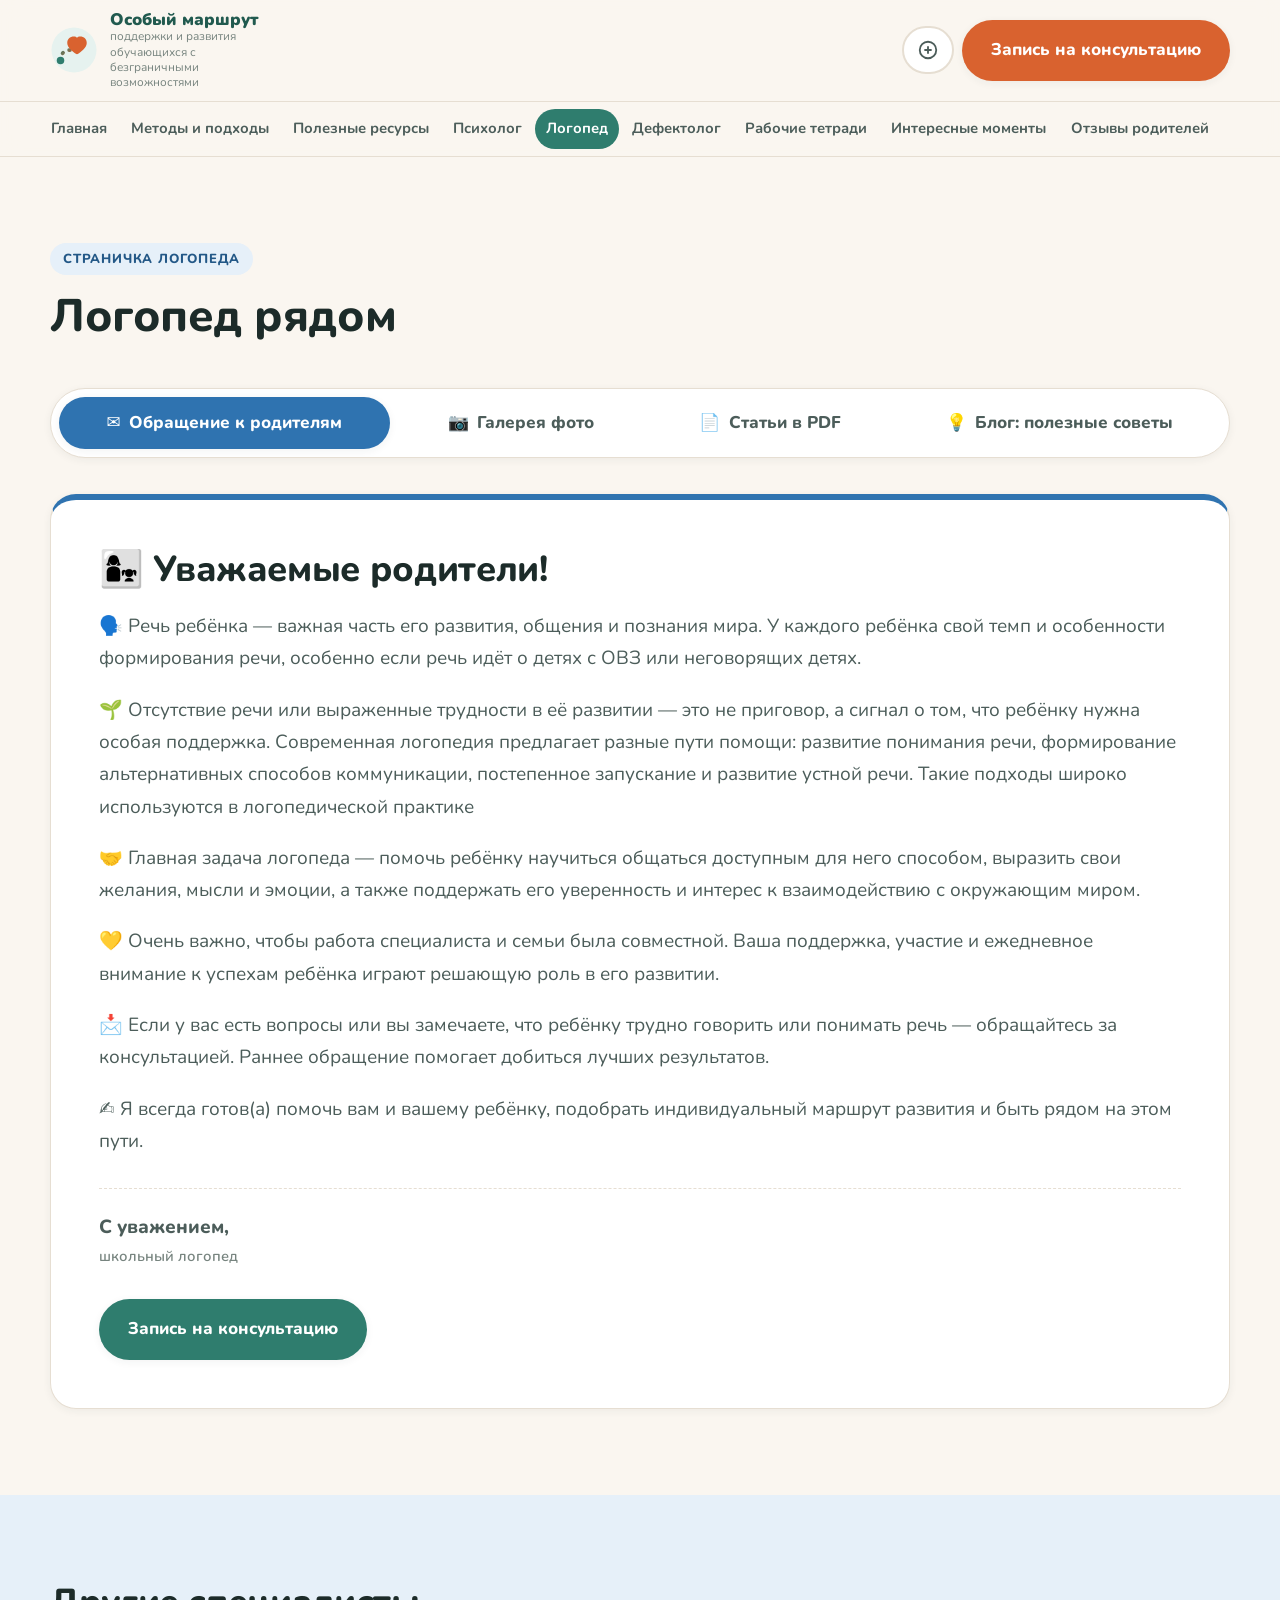
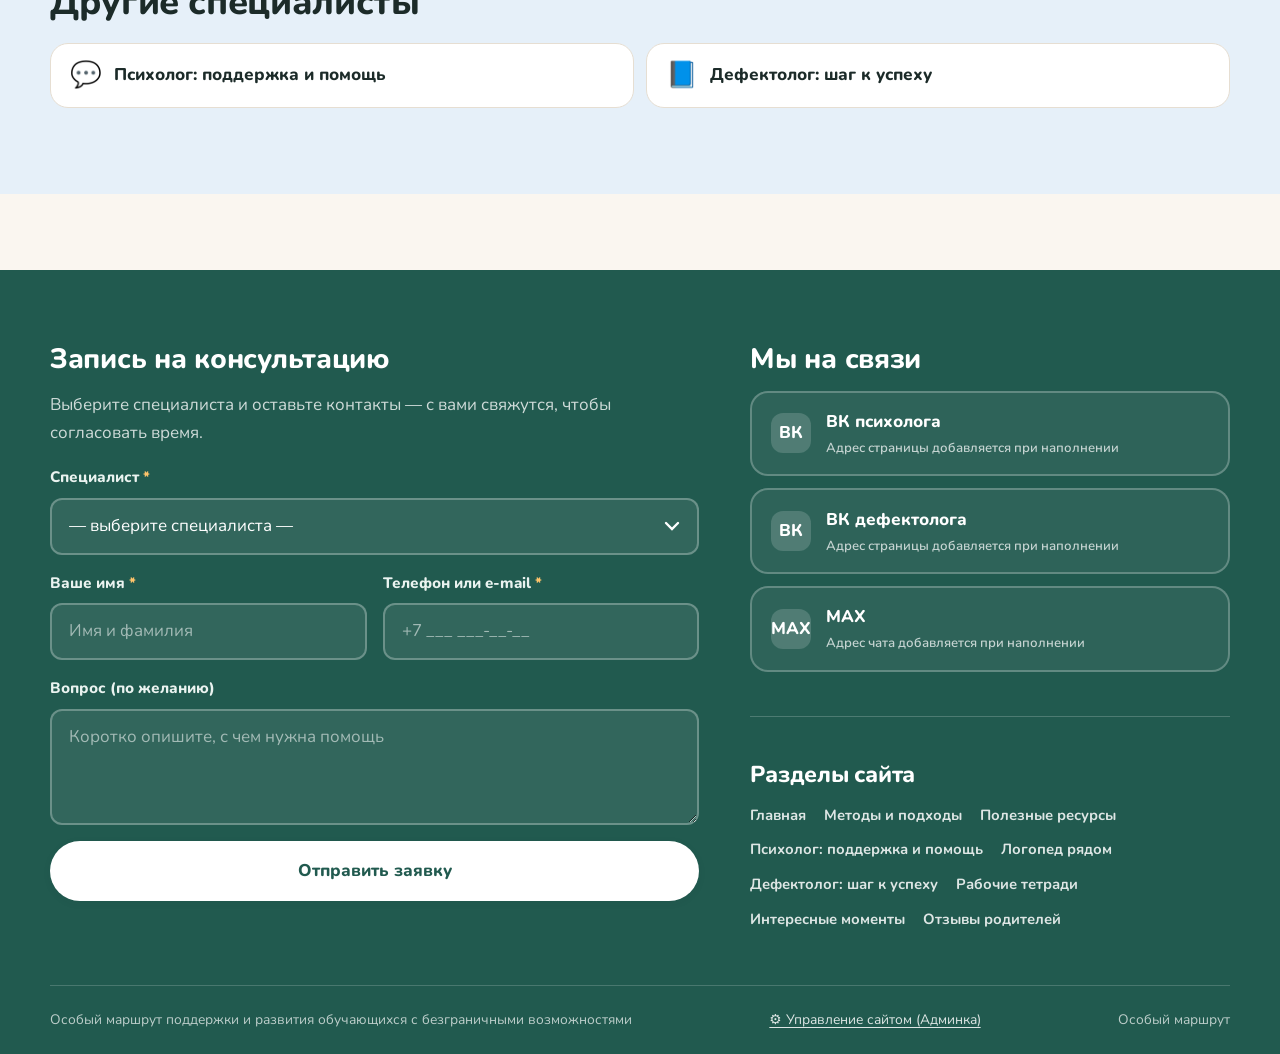
<file: сайт особый маршрут/logoped.html>
<!DOCTYPE html>
<html lang="ru">
<head>
<meta charset="utf-8">
<meta name="viewport" content="width=device-width, initial-scale=1">
<title>Логопед рядом — Особый маршрут</title>
<meta name="description" content="Страничка специалиста: обращение к родителям, галерея, статьи в PDF и блог с полезными советами.">
<link rel="preconnect" href="https://fonts.googleapis.com">
<link rel="preconnect" href="https://fonts.gstatic.com" crossorigin>
<link href="https://fonts.googleapis.com/css2?family=Nunito:ital,wght@0,400;0,600;0,700;0,800;0,900;1,400&display=swap" rel="stylesheet">
<link rel="stylesheet" href="assets/css/style.css">
<link rel="icon" href="data:image/svg+xml,<svg xmlns='http://www.w3.org/2000/svg' viewBox='0 0 64 64'><circle cx='32' cy='32' r='30' fill='%23E6F0F9'/><path d='M40 14c5.5 0 9 3.6 9 8.6 0 6.6-8 11.6-11.4 14.5-.9.8-2.3.8-3.2 0C31 34.2 23 29.2 23 22.6 23 17.6 26.5 14 32 14c1.7 0 3.1.7 4 1.8.9-1.1 2.3-1.8 4-1.8z' fill='#2F73B0'/></svg>">
</head>
<body class="tone-1" data-page="specialist" data-spec="logoped">
<a class="skip-link" href="#main">Перейти к основному содержанию</a>

<header class="header">
  <div class="wrap header__bar">
    <a class="logo" href="index.html">
      <svg class="logo__mark" viewBox="0 0 64 64" role="img" aria-hidden="true" focusable="false">
        <defs><linearGradient id="lgm" x1="0" y1="0" x2="1" y2="1">
          <stop offset="0" stop-color="#2F7D6E"/><stop offset="1" stop-color="#D9622F"/>
        </linearGradient></defs>
        <circle cx="32" cy="32" r="30" fill="#E6F2EF"/>
        <path d="M14 46c0-12 8-14 14-14s10-4 10-10" fill="none" stroke="url(#lgm)" stroke-width="5" stroke-linecap="round" stroke-dasharray="1 9"/>
        <path d="M40 14c5.5 0 9 3.6 9 8.6 0 6.6-8 11.6-11.4 14.5-.9.8-2.3.8-3.2 0C31 34.2 23 29.2 23 22.6 23 17.6 26.5 14 32 14c1.7 0 3.1.7 4 1.8.9-1.1 2.3-1.8 4-1.8z" fill="#D9622F"/>
        <circle cx="14" cy="46" r="5" fill="#2F7D6E"/>
      </svg>
      <span class="logo__text">
        <span class="logo__name">Особый маршрут</span>
        <span class="logo__sub">поддержки и развития обучающихся с безграничными возможностями</span>
      </span>
    </a>

    <div class="header__actions">
      <button type="button" class="icon-btn" id="a11y-toggle" aria-expanded="false" aria-controls="a11y-panel">
        <svg width="22" height="22" viewBox="0 0 24 24" fill="none" stroke="currentColor" stroke-width="2" aria-hidden="true">
          <circle cx="12" cy="12" r="9"/><path d="M12 8v8M8 12h8"/>
        </svg>
        <span class="visually-hidden">Настройки отображения</span>
      </button>
      <a class="btn btn--accent header__cta" href="#zapis">Запись на консультацию</a>
      <button type="button" class="icon-btn burger" id="nav-toggle" aria-expanded="false" aria-controls="site-nav">
        <svg width="24" height="24" viewBox="0 0 24 24" fill="none" stroke="currentColor" stroke-width="2.4" stroke-linecap="round" aria-hidden="true">
          <path d="M4 7h16M4 12h16M4 17h16"/>
        </svg>
        <span class="visually-hidden">Меню</span>
      </button>
    </div>
  </div>

  <nav class="nav" id="site-nav" aria-label="Основное меню">
    <div class="wrap">
      <ul class="nav__list">
        <li><a class="nav__link" href="index.html">Главная</a></li><li><a class="nav__link" href="metody.html">Методы и подходы</a></li><li><a class="nav__link" href="resursy.html">Полезные ресурсы</a></li><li><a class="nav__link" href="psiholog.html">Психолог</a></li><li><a class="nav__link" href="logoped.html" aria-current="page">Логопед</a></li><li><a class="nav__link" href="defektolog.html">Дефектолог</a></li><li><a class="nav__link" href="tetradi.html">Рабочие тетради</a></li><li><a class="nav__link" href="galereya.html">Интересные моменты</a></li><li><a class="nav__link" href="otzyvy.html">Отзывы родителей</a></li>
        <li class="nav__cta"><a class="btn btn--accent btn--wide" href="#zapis">Запись на консультацию</a></li>
      </ul>
    </div>
  </nav>

  <div class="wrap">
    <div class="a11y" id="a11y-panel">
      <div class="a11y__group">
        <span class="a11y__label" id="fs-label">Размер шрифта</span>
        <div role="group" aria-labelledby="fs-label" style="display:flex;gap:6px">
          <button type="button" class="a11y__btn" data-fs="1" aria-pressed="true">А</button>
          <button type="button" class="a11y__btn" data-fs="1.15" aria-pressed="false" style="font-size:1.12em">А</button>
          <button type="button" class="a11y__btn" data-fs="1.32" aria-pressed="false" style="font-size:1.28em">А</button>
        </div>
      </div>
      <div class="a11y__group">
        <span class="a11y__label">Контраст</span>
        <button type="button" class="a11y__btn" id="contrast-toggle" aria-pressed="false">Версия для слабовидящих</button>
      </div>
      <div class="a11y__group">
        <button type="button" class="a11y__btn" id="a11y-reset">Сбросить</button>
      </div>
    </div>
  </div>
</header>
<main id="main">
  <section class="section" aria-labelledby="page-title">
    <div class="wrap">
      <div class="section__head">
        <span class="eyebrow" id="page-eyebrow">Страничка логопеда</span>
        <h1 id="page-title">Логопед рядом</h1>
      </div>

      <div class="tabs">
        <div class="tabs__list" role="tablist" aria-label="Материалы специалиста">
          <button class="tab" role="tab" id="tab-obr" aria-controls="panel-obr" aria-selected="true">
            <span aria-hidden="true">✉️</span> Обращение к родителям
          </button>
          <button class="tab" role="tab" id="tab-foto" aria-controls="panel-foto" aria-selected="false">
            <span aria-hidden="true">📷</span> Галерея фото
          </button>
          <button class="tab" role="tab" id="tab-pdf" aria-controls="panel-pdf" aria-selected="false">
            <span aria-hidden="true">📄</span> Статьи в PDF
          </button>
          <button class="tab" role="tab" id="tab-blog" aria-controls="panel-blog" aria-selected="false">
            <span aria-hidden="true">💡</span> Блог: полезные советы
          </button>
        </div>

        <div class="tabpanel" role="tabpanel" id="panel-obr" aria-labelledby="tab-obr" tabindex="0">
          <div id="letter">
            <article class="letter">
              <h2>👩‍👧 Уважаемые родители!</h2>
              
              <p>🗣️ Речь ребёнка — важная часть его развития, общения и познания мира. У каждого ребёнка свой темп и особенности формирования речи, особенно если речь идёт о детях с ОВЗ или неговорящих детях.</p><p>🌱 Отсутствие речи или выраженные трудности в её развитии — это не приговор, а сигнал о том, что ребёнку нужна особая поддержка. Современная логопедия предлагает разные пути помощи: развитие понимания речи, формирование альтернативных способов коммуникации, постепенное запускание и развитие устной речи. Такие подходы широко используются в логопедической практике</p><p>🤝 Главная задача логопеда — помочь ребёнку научиться общаться доступным для него способом, выразить свои желания, мысли и эмоции, а также поддержать его уверенность и интерес к взаимодействию с окружающим миром.</p><p>💛 Очень важно, чтобы работа специалиста и семьи была совместной. Ваша поддержка, участие и ежедневное внимание к успехам ребёнка играют решающую роль в его развитии.</p><p>📩 Если у вас есть вопросы или вы замечаете, что ребёнку трудно говорить или понимать речь — обращайтесь за консультацией. Раннее обращение помогает добиться лучших результатов.</p><p>✍️ Я всегда готов(а) помочь вам и вашему ребёнку, подобрать индивидуальный маршрут развития и быть рядом на этом пути.</p>
              <p class="letter__sign">С уважением,<span>школьный логопед</span></p>
              <p style="margin-top:1.6em"><a class="btn" href="#zapis">Запись на консультацию</a></p>
            </article>
          </div>
        </div>

        <div class="tabpanel" role="tabpanel" id="panel-foto" aria-labelledby="tab-foto" tabindex="0" hidden>
          <h2>Галерея фото</h2>
          <div id="spec-photos">
            <div class="empty">
              <span class="empty__art" aria-hidden="true">📷</span>
              <p class="empty__title">Фотографии не добавлены</p>
              <p class="empty__hint">Загрузите снимки в админке.</p>
            </div>
          </div>
        </div>

        <div class="tabpanel" role="tabpanel" id="panel-pdf" aria-labelledby="tab-pdf" tabindex="0" hidden>
          <h2>Статьи в PDF</h2>
          <div id="spec-pdfs">
            <div class="empty">
              <span class="empty__art" aria-hidden="true">📄</span>
              <p class="empty__title">Статьи не добавлены</p>
              <p class="empty__hint">Загрузите PDF-файлы в админке.</p>
            </div>
          </div>
        </div>

        <div class="tabpanel" role="tabpanel" id="panel-blog" aria-labelledby="tab-blog" tabindex="0" hidden>
          <h2>Блог: полезные советы</h2>
          <div id="spec-blog">
            <div class="empty">
              <span class="empty__art" aria-hidden="true">💡</span>
              <p class="empty__title">Записей пока нет</p>
              <p class="empty__hint">Добавьте советы в админке.</p>
            </div>
          </div>
        </div>
      </div>
    </div>
  </section>

  <section class="section section--brand-tint" aria-labelledby="other-title">
    <div class="wrap">
      <h2 id="other-title">Другие специалисты</h2>
      <nav class="toc" id="spec-others" aria-label="Другие специалисты">
        <a class="toc__link tone-2" href="psiholog.html"><span class="toc__ico" aria-hidden="true">💬</span>Психолог: поддержка и помощь</a><a class="toc__link tone-3" href="defektolog.html"><span class="toc__ico" aria-hidden="true">📘</span>Дефектолог: шаг к успеху</a>
      </nav>
    </div>
  </section>
</main>
<footer class="footer" id="podval">
  <div class="wrap">
    <div class="footer__grid">
      <section id="zapis" aria-labelledby="zapis-title">
        <h2 id="zapis-title">Запись на консультацию</h2>
        <p class="footer__note">Выберите специалиста и оставьте контакты — с вами свяжутся, чтобы согласовать время.</p>
        <form class="form" id="consult-form" novalidate>
          <div class="field" data-field="spec">
            <label class="field__label" for="f-spec">Специалист <span class="field__req" aria-hidden="true">*</span></label>
            <select class="field__control" id="f-spec" name="spec" required aria-describedby="e-spec">
              <option value="">— выберите специалиста —</option>
              <option value="Педагог-психолог">Педагог-психолог</option><option value="Школьный логопед">Школьный логопед</option><option value="Школьный дефектолог">Школьный дефектолог</option><option value="Классный руководитель">Классный руководитель</option>
            </select>
            <p class="field__error" id="e-spec" hidden>Пожалуйста, выберите специалиста.</p>
          </div>

          <div class="form__row">
            <div class="field" data-field="name">
              <label class="field__label" for="f-name">Ваше имя <span class="field__req" aria-hidden="true">*</span></label>
              <input class="field__control" id="f-name" name="name" type="text" required autocomplete="name" placeholder="Имя и фамилия" aria-describedby="e-name">
              <p class="field__error" id="e-name" hidden>Укажите, пожалуйста, имя.</p>
            </div>
            <div class="field" data-field="contact">
              <label class="field__label" for="f-contact">Телефон или e-mail <span class="field__req" aria-hidden="true">*</span></label>
              <input class="field__control" id="f-contact" name="contact" type="text" required placeholder="+7 ___ ___-__-__" aria-describedby="e-contact">
              <p class="field__error" id="e-contact" hidden>Укажите телефон или e-mail для связи.</p>
            </div>
          </div>

          <div class="field" data-field="message">
            <label class="field__label" for="f-message">Вопрос (по желанию)</label>
            <textarea class="field__control" id="f-message" name="message" placeholder="Коротко опишите, с чем нужна помощь"></textarea>
          </div>

          <button class="btn btn--light btn--wide" type="submit">Отправить заявку</button>
          <p class="form__status" id="form-status" role="status" hidden></p>
        </form>
      </section>

      <section aria-labelledby="svyaz-title">
        <h2 id="svyaz-title">Мы на связи</h2>
        <ul class="social">
          <li><a class="social__link" href="https://vk.com" target="_blank" rel="noopener noreferrer">
      <span class="social__ico" aria-hidden="true">ВК</span>
      <span class="social__meta">ВК психолога<span>Адрес страницы добавляется при наполнении</span></span>
    </a></li><li><a class="social__link" href="https://vk.com" target="_blank" rel="noopener noreferrer">
      <span class="social__ico" aria-hidden="true">ВК</span>
      <span class="social__meta">ВК дефектолога<span>Адрес страницы добавляется при наполнении</span></span>
    </a></li><li><a class="social__link" href="https://max.ru" target="_blank" rel="noopener noreferrer">
      <span class="social__ico" aria-hidden="true">MAX</span>
      <span class="social__meta">МАХ<span>Адрес чата добавляется при наполнении</span></span>
    </a></li>
        </ul>

        <hr class="divider" style="border-color:rgba(255,255,255,.2);background:rgba(255,255,255,.2)">

        <h3 style="color:#fff">Разделы сайта</h3>
        <ul class="footer__map">
          <li><a href="index.html">Главная</a></li><li><a href="metody.html">Методы и подходы</a></li><li><a href="resursy.html">Полезные ресурсы</a></li><li><a href="psiholog.html">Психолог: поддержка и помощь</a></li><li><a href="logoped.html" aria-current="page">Логопед рядом</a></li><li><a href="defektolog.html">Дефектолог: шаг к успеху</a></li><li><a href="tetradi.html">Рабочие тетради</a></li><li><a href="galereya.html">Интересные моменты</a></li><li><a href="otzyvy.html">Отзывы родителей</a></li>
        </ul>
      </section>
    </div>

    <div class="footer__bottom">
      <span>Особый маршрут поддержки и развития обучающихся с безграничными возможностями</span>
      <span><a href="admin/index.html" style="color:rgba(255,255,255,0.85);text-decoration:underline;">⚙️ Управление сайтом (Админка)</a></span>
      <span>Особый маршрут</span>
    </div>
  </div>
</footer>
<script src="assets/data/content.js"></script>
<script src="assets/js/layout.js"></script>
<script src="assets/js/render.js"></script>
<script src="assets/js/main.js"></script>
</body>
</html>
</file>
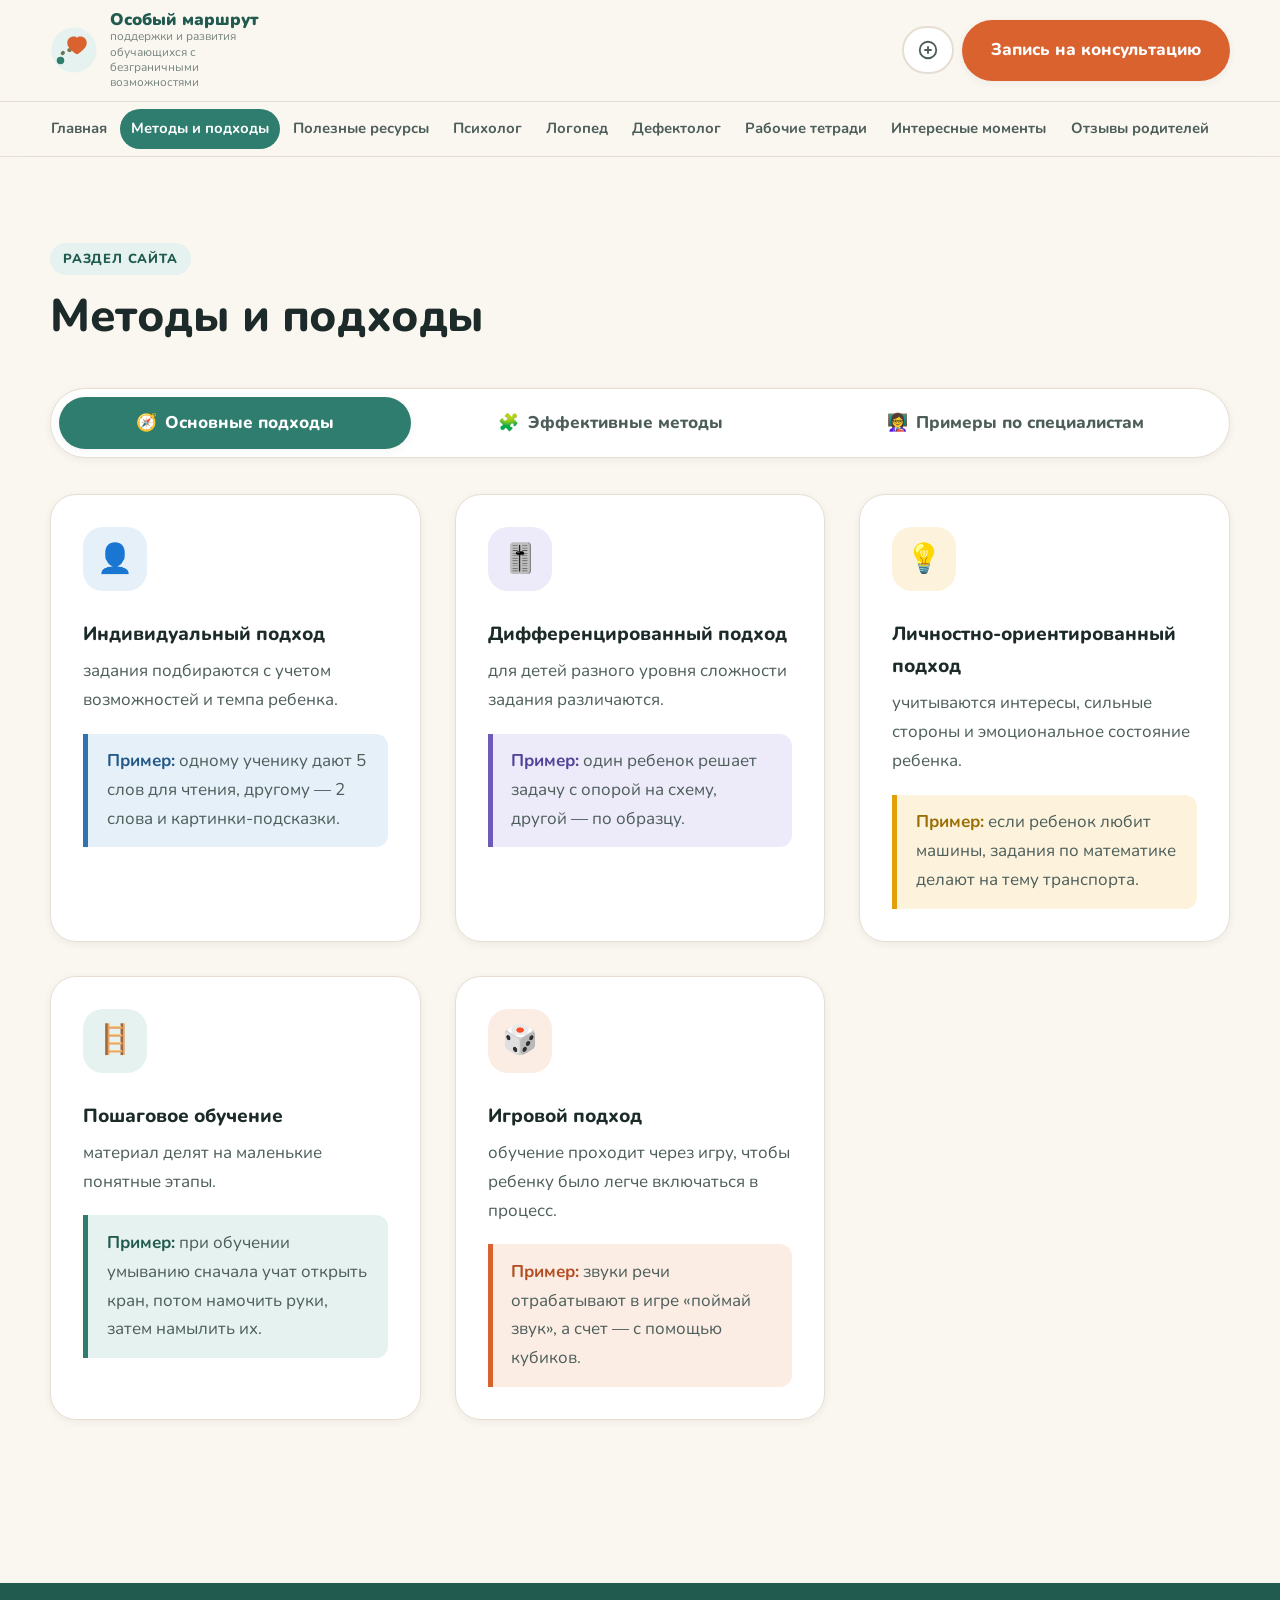
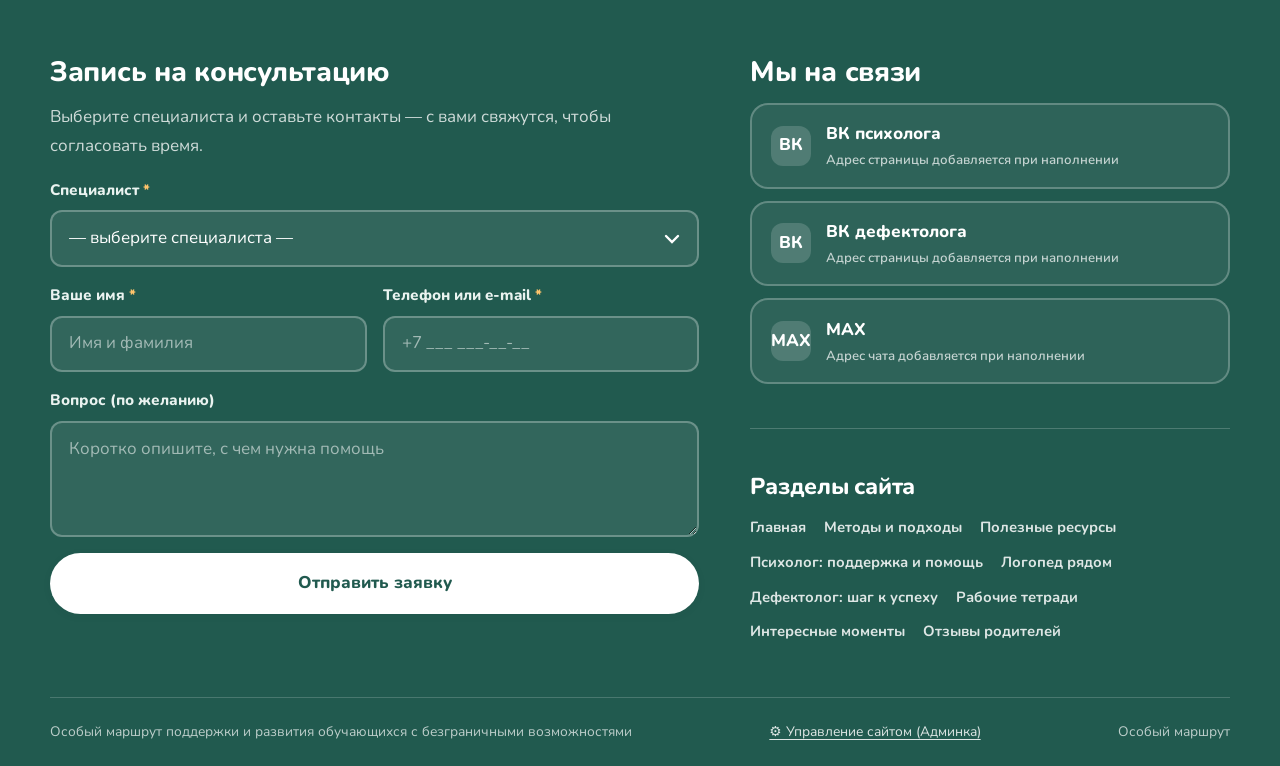
<file: сайт особый маршрут/metody.html>
<!DOCTYPE html>
<html lang="ru">
<head>
<meta charset="utf-8">
<meta name="viewport" content="width=device-width, initial-scale=1">
<title>Методы и подходы — Особый маршрут</title>
<meta name="description" content="Основные подходы, эффективные методы и примеры по специалистам в работе с обучающимися с ОВЗ.">
<link rel="preconnect" href="https://fonts.googleapis.com">
<link rel="preconnect" href="https://fonts.gstatic.com" crossorigin>
<link href="https://fonts.googleapis.com/css2?family=Nunito:ital,wght@0,400;0,600;0,700;0,800;0,900;1,400&display=swap" rel="stylesheet">
<link rel="stylesheet" href="assets/css/style.css">
<link rel="icon" href="data:image/svg+xml,<svg xmlns='http://www.w3.org/2000/svg' viewBox='0 0 64 64'><circle cx='32' cy='32' r='30' fill='%23E6F2EF'/><path d='M40 14c5.5 0 9 3.6 9 8.6 0 6.6-8 11.6-11.4 14.5-.9.8-2.3.8-3.2 0C31 34.2 23 29.2 23 22.6 23 17.6 26.5 14 32 14c1.7 0 3.1.7 4 1.8.9-1.1 2.3-1.8 4-1.8z' fill='%23D9622F'/></svg>">
</head>
<body data-page="methods">
<a class="skip-link" href="#main">Перейти к основному содержанию</a>

<header class="header">
  <div class="wrap header__bar">
    <a class="logo" href="index.html">
      <svg class="logo__mark" viewBox="0 0 64 64" role="img" aria-hidden="true" focusable="false">
        <defs><linearGradient id="lgm" x1="0" y1="0" x2="1" y2="1">
          <stop offset="0" stop-color="#2F7D6E"/><stop offset="1" stop-color="#D9622F"/>
        </linearGradient></defs>
        <circle cx="32" cy="32" r="30" fill="#E6F2EF"/>
        <path d="M14 46c0-12 8-14 14-14s10-4 10-10" fill="none" stroke="url(#lgm)" stroke-width="5" stroke-linecap="round" stroke-dasharray="1 9"/>
        <path d="M40 14c5.5 0 9 3.6 9 8.6 0 6.6-8 11.6-11.4 14.5-.9.8-2.3.8-3.2 0C31 34.2 23 29.2 23 22.6 23 17.6 26.5 14 32 14c1.7 0 3.1.7 4 1.8.9-1.1 2.3-1.8 4-1.8z" fill="#D9622F"/>
        <circle cx="14" cy="46" r="5" fill="#2F7D6E"/>
      </svg>
      <span class="logo__text">
        <span class="logo__name">Особый маршрут</span>
        <span class="logo__sub">поддержки и развития обучающихся с безграничными возможностями</span>
      </span>
    </a>

    <div class="header__actions">
      <button type="button" class="icon-btn" id="a11y-toggle" aria-expanded="false" aria-controls="a11y-panel">
        <svg width="22" height="22" viewBox="0 0 24 24" fill="none" stroke="currentColor" stroke-width="2" aria-hidden="true">
          <circle cx="12" cy="12" r="9"/><path d="M12 8v8M8 12h8"/>
        </svg>
        <span class="visually-hidden">Настройки отображения</span>
      </button>
      <a class="btn btn--accent header__cta" href="#zapis">Запись на консультацию</a>
      <button type="button" class="icon-btn burger" id="nav-toggle" aria-expanded="false" aria-controls="site-nav">
        <svg width="24" height="24" viewBox="0 0 24 24" fill="none" stroke="currentColor" stroke-width="2.4" stroke-linecap="round" aria-hidden="true">
          <path d="M4 7h16M4 12h16M4 17h16"/>
        </svg>
        <span class="visually-hidden">Меню</span>
      </button>
    </div>
  </div>

  <nav class="nav" id="site-nav" aria-label="Основное меню">
    <div class="wrap">
      <ul class="nav__list">
        <li><a class="nav__link" href="index.html">Главная</a></li><li><a class="nav__link" href="metody.html" aria-current="page">Методы и подходы</a></li><li><a class="nav__link" href="resursy.html">Полезные ресурсы</a></li><li><a class="nav__link" href="psiholog.html">Психолог</a></li><li><a class="nav__link" href="logoped.html">Логопед</a></li><li><a class="nav__link" href="defektolog.html">Дефектолог</a></li><li><a class="nav__link" href="tetradi.html">Рабочие тетради</a></li><li><a class="nav__link" href="galereya.html">Интересные моменты</a></li><li><a class="nav__link" href="otzyvy.html">Отзывы родителей</a></li>
        <li class="nav__cta"><a class="btn btn--accent btn--wide" href="#zapis">Запись на консультацию</a></li>
      </ul>
    </div>
  </nav>

  <div class="wrap">
    <div class="a11y" id="a11y-panel">
      <div class="a11y__group">
        <span class="a11y__label" id="fs-label">Размер шрифта</span>
        <div role="group" aria-labelledby="fs-label" style="display:flex;gap:6px">
          <button type="button" class="a11y__btn" data-fs="1" aria-pressed="true">А</button>
          <button type="button" class="a11y__btn" data-fs="1.15" aria-pressed="false" style="font-size:1.12em">А</button>
          <button type="button" class="a11y__btn" data-fs="1.32" aria-pressed="false" style="font-size:1.28em">А</button>
        </div>
      </div>
      <div class="a11y__group">
        <span class="a11y__label">Контраст</span>
        <button type="button" class="a11y__btn" id="contrast-toggle" aria-pressed="false">Версия для слабовидящих</button>
      </div>
      <div class="a11y__group">
        <button type="button" class="a11y__btn" id="a11y-reset">Сбросить</button>
      </div>
    </div>
  </div>
</header>
<main id="main">
  <section class="section" aria-labelledby="page-title">
    <div class="wrap">
      <div class="section__head">
        <span class="eyebrow">Раздел сайта</span>
        <h1 id="page-title">Методы и подходы</h1>
      </div>

      <div class="tabs">
        <div class="tabs__list" role="tablist" aria-label="Методы и подходы">
          <button class="tab" role="tab" id="tab-podhody" aria-controls="panel-podhody" aria-selected="true">
            <span aria-hidden="true">🧭</span> <span data-label>Основные подходы</span>
          </button>
          <button class="tab" role="tab" id="tab-metody" aria-controls="panel-metody" aria-selected="false">
            <span aria-hidden="true">🧩</span> <span data-label>Эффективные методы</span>
          </button>
          <button class="tab" role="tab" id="tab-specialisty" aria-controls="panel-specialisty" aria-selected="false">
            <span aria-hidden="true">👩‍🏫</span> <span data-label>Примеры по специалистам</span>
          </button>
        </div>

        <div class="tabpanel" role="tabpanel" id="panel-podhody" aria-labelledby="tab-podhody" tabindex="0">
          <div class="grid grid--2" id="grid-podhody">
            <article class="card card--hover tone-1"><div class="method">
      <span class="card__icon" aria-hidden="true">👤</span>
      <span class="method__name">Индивидуальный подход</span>
      <p class="method__desc">задания подбираются с учетом возможностей и темпа ребенка.</p>
      <p class="method__example"><b>Пример:</b> одному ученику дают 5 слов для чтения, другому — 2 слова и картинки-подсказки.</p>
    </div></article><article class="card card--hover tone-2"><div class="method">
      <span class="card__icon" aria-hidden="true">🎚️</span>
      <span class="method__name">Дифференцированный подход</span>
      <p class="method__desc">для детей разного уровня сложности задания различаются.</p>
      <p class="method__example"><b>Пример:</b> один ребенок решает задачу с опорой на схему, другой — по образцу.</p>
    </div></article><article class="card card--hover tone-3"><div class="method">
      <span class="card__icon" aria-hidden="true">💡</span>
      <span class="method__name">Личностно-ориентированный подход</span>
      <p class="method__desc">учитываются интересы, сильные стороны и эмоциональное состояние ребенка.</p>
      <p class="method__example"><b>Пример:</b> если ребенок любит машины, задания по математике делают на тему транспорта.</p>
    </div></article><article class="card card--hover tone-4"><div class="method">
      <span class="card__icon" aria-hidden="true">🪜</span>
      <span class="method__name">Пошаговое обучение</span>
      <p class="method__desc">материал делят на маленькие понятные этапы.</p>
      <p class="method__example"><b>Пример:</b> при обучении умыванию сначала учат открыть кран, потом намочить руки, затем намылить их.</p>
    </div></article><article class="card card--hover tone-5"><div class="method">
      <span class="card__icon" aria-hidden="true">🎲</span>
      <span class="method__name">Игровой подход</span>
      <p class="method__desc">обучение проходит через игру, чтобы ребенку было легче включаться в процесс.</p>
      <p class="method__example"><b>Пример:</b> звуки речи отрабатывают в игре «поймай звук», а счет — с помощью кубиков.</p>
    </div></article>
          </div>
        </div>
        <div class="tabpanel" role="tabpanel" id="panel-metody" aria-labelledby="tab-metody" tabindex="0" hidden>
          <div class="grid grid--2" id="grid-metody">
            <article class="card card--hover tone-1"><div class="method">
      <span class="card__icon" aria-hidden="true">🖼️</span>
      <span class="method__name">Наглядный метод</span>
      <p class="method__desc">использование картинок, схем, карточек, презентаций.</p>
      <p class="method__example"><b>Пример:</b> для запоминания режима дня ребенку показывают визуальное расписание с картинками.</p>
    </div></article><article class="card card--hover tone-2"><div class="method">
      <span class="card__icon" aria-hidden="true">✋</span>
      <span class="method__name">Практический метод</span>
      <p class="method__desc">обучение через реальные действия и упражнения.</p>
      <p class="method__example"><b>Пример:</b> на занятии по развитию речи ребенок сортирует предметы по цвету, форме или размеру.</p>
    </div></article><article class="card card--hover tone-3"><div class="method">
      <span class="card__icon" aria-hidden="true">💬</span>
      <span class="method__name">Словесный метод</span>
      <p class="method__desc">объяснение, беседа, короткая инструкция, повторение.</p>
      <p class="method__example"><b>Пример:</b> педагог говорит: «Сначала возьми карандаш, потом обведи круг».</p>
    </div></article><article class="card card--hover tone-4"><div class="method">
      <span class="card__icon" aria-hidden="true">🔁</span>
      <span class="method__name">Метод многократного повторения</span>
      <p class="method__desc">помогает закрепить навык.</p>
      <p class="method__example"><b>Пример:</b> одно и то же упражнение на различение звуков повторяют несколько занятий подряд.</p>
    </div></article><article class="card card--hover tone-5"><div class="method">
      <span class="card__icon" aria-hidden="true">🖐</span>
      <span class="method__name">Сенсорный метод</span>
      <p class="method__desc">вовлечение зрения, слуха, осязания, движения.</p>
      <p class="method__example"><b>Пример:</b> ребенок изучает букву не только глазами, но и обводит ее пальцем по шершавой поверхности.</p>
    </div></article><article class="card card--hover tone-6"><div class="method">
      <span class="card__icon" aria-hidden="true">🎨</span>
      <span class="method__name">Арт-терапевтические методы</span>
      <p class="method__desc">рисование, лепка, аппликация, музыка помогают выражать эмоции и развивать моторику.</p>
      <p class="method__example"><b>Пример:</b> ребенок лепит из пластилина персонажа и затем рассказывает о нем.</p>
    </div></article><article class="card card--hover tone-1"><div class="method">
      <span class="card__icon" aria-hidden="true">📖</span>
      <span class="method__name">Сказкотерапия</span>
      <p class="method__desc">через сказку ребенок учится понимать поведение, эмоции и правила.</p>
      <p class="method__example"><b>Пример:</b> сказка о зайчонке, который учится просить помощь, помогает освоить социальный навык.</p>
    </div></article><article class="card card--hover tone-2"><div class="method">
      <span class="card__icon" aria-hidden="true">🥁</span>
      <span class="method__name">Логоритмика</span>
      <p class="method__desc">сочетание речи, движения и ритма.</p>
      <p class="method__example"><b>Пример:</b> ребенок проговаривает слоги и одновременно хлопает в ладоши.</p>
    </div></article>
          </div>
        </div>
        <div class="tabpanel" role="tabpanel" id="panel-specialisty" aria-labelledby="tab-specialisty" tabindex="0" hidden>
          <div class="grid grid--2" id="grid-specialisty">
            <article class="card card--hover tone-1"><div class="method">
      <span class="card__icon" aria-hidden="true">💬</span>
      <span class="method__name">Психолог</span>
      <p class="method__desc">использует игры на эмоции, упражнения на расслабление и развитие общения.</p>
      <p class="method__example"><b>Пример:</b> игра «Покажи настроение» помогает ребенку распознавать радость, грусть, удивление.</p>
      <p style="margin-top:1em"><a class="btn btn--ghost" href="psiholog.html">Психолог: поддержка и помощь</a></p>
    </div></article><article class="card card--hover tone-2"><div class="method">
      <span class="card__icon" aria-hidden="true">🗣️</span>
      <span class="method__name">Логопед</span>
      <p class="method__desc">применяет артикуляционную гимнастику, дыхательные упражнения и карточки для речи.</p>
      <p class="method__example"><b>Пример:</b> перед постановкой звука ребенок делает упражнения «улыбка» и «трубочка».</p>
      <p style="margin-top:1em"><a class="btn btn--ghost" href="logoped.html">Логопед рядом</a></p>
    </div></article><article class="card card--hover tone-3"><div class="method">
      <span class="card__icon" aria-hidden="true">📘</span>
      <span class="method__name">Дефектолог</span>
      <p class="method__desc">использует задания на внимание, память, мышление, сенсорное развитие.</p>
      <p class="method__example"><b>Пример:</b> ребенок находит лишний предмет в группе картинок и объясняет выбор.</p>
      <p style="margin-top:1em"><a class="btn btn--ghost" href="defektolog.html">Дефектолог: шаг к успеху</a></p>
    </div></article><article class="card card--hover tone-4"><div class="method">
      <span class="card__icon" aria-hidden="true">🍎</span>
      <span class="method__name">Классный руководитель</span>
      <p class="method__desc">помогает через понятные правила, опору на режим и доброжелательную атмосферу.</p>
      
      <p style="margin-top:1em"><a class="btn btn--ghost" href="#zapis">Запись на консультацию</a></p>
    </div></article>
          </div>
        </div>
      </div>
    </div>
  </section>
</main>
<footer class="footer" id="podval">
  <div class="wrap">
    <div class="footer__grid">
      <section id="zapis" aria-labelledby="zapis-title">
        <h2 id="zapis-title">Запись на консультацию</h2>
        <p class="footer__note">Выберите специалиста и оставьте контакты — с вами свяжутся, чтобы согласовать время.</p>
        <form class="form" id="consult-form" novalidate>
          <div class="field" data-field="spec">
            <label class="field__label" for="f-spec">Специалист <span class="field__req" aria-hidden="true">*</span></label>
            <select class="field__control" id="f-spec" name="spec" required aria-describedby="e-spec">
              <option value="">— выберите специалиста —</option>
              <option value="Педагог-психолог">Педагог-психолог</option><option value="Школьный логопед">Школьный логопед</option><option value="Школьный дефектолог">Школьный дефектолог</option><option value="Классный руководитель">Классный руководитель</option>
            </select>
            <p class="field__error" id="e-spec" hidden>Пожалуйста, выберите специалиста.</p>
          </div>

          <div class="form__row">
            <div class="field" data-field="name">
              <label class="field__label" for="f-name">Ваше имя <span class="field__req" aria-hidden="true">*</span></label>
              <input class="field__control" id="f-name" name="name" type="text" required autocomplete="name" placeholder="Имя и фамилия" aria-describedby="e-name">
              <p class="field__error" id="e-name" hidden>Укажите, пожалуйста, имя.</p>
            </div>
            <div class="field" data-field="contact">
              <label class="field__label" for="f-contact">Телефон или e-mail <span class="field__req" aria-hidden="true">*</span></label>
              <input class="field__control" id="f-contact" name="contact" type="text" required placeholder="+7 ___ ___-__-__" aria-describedby="e-contact">
              <p class="field__error" id="e-contact" hidden>Укажите телефон или e-mail для связи.</p>
            </div>
          </div>

          <div class="field" data-field="message">
            <label class="field__label" for="f-message">Вопрос (по желанию)</label>
            <textarea class="field__control" id="f-message" name="message" placeholder="Коротко опишите, с чем нужна помощь"></textarea>
          </div>

          <button class="btn btn--light btn--wide" type="submit">Отправить заявку</button>
          <p class="form__status" id="form-status" role="status" hidden></p>
        </form>
      </section>

      <section aria-labelledby="svyaz-title">
        <h2 id="svyaz-title">Мы на связи</h2>
        <ul class="social">
          <li><a class="social__link" href="https://vk.com" target="_blank" rel="noopener noreferrer">
      <span class="social__ico" aria-hidden="true">ВК</span>
      <span class="social__meta">ВК психолога<span>Адрес страницы добавляется при наполнении</span></span>
    </a></li><li><a class="social__link" href="https://vk.com" target="_blank" rel="noopener noreferrer">
      <span class="social__ico" aria-hidden="true">ВК</span>
      <span class="social__meta">ВК дефектолога<span>Адрес страницы добавляется при наполнении</span></span>
    </a></li><li><a class="social__link" href="https://max.ru" target="_blank" rel="noopener noreferrer">
      <span class="social__ico" aria-hidden="true">MAX</span>
      <span class="social__meta">МАХ<span>Адрес чата добавляется при наполнении</span></span>
    </a></li>
        </ul>

        <hr class="divider" style="border-color:rgba(255,255,255,.2);background:rgba(255,255,255,.2)">

        <h3 style="color:#fff">Разделы сайта</h3>
        <ul class="footer__map">
          <li><a href="index.html">Главная</a></li><li><a href="metody.html" aria-current="page">Методы и подходы</a></li><li><a href="resursy.html">Полезные ресурсы</a></li><li><a href="psiholog.html">Психолог: поддержка и помощь</a></li><li><a href="logoped.html">Логопед рядом</a></li><li><a href="defektolog.html">Дефектолог: шаг к успеху</a></li><li><a href="tetradi.html">Рабочие тетради</a></li><li><a href="galereya.html">Интересные моменты</a></li><li><a href="otzyvy.html">Отзывы родителей</a></li>
        </ul>
      </section>
    </div>

    <div class="footer__bottom">
      <span>Особый маршрут поддержки и развития обучающихся с безграничными возможностями</span>
      <span><a href="admin/index.html" style="color:rgba(255,255,255,0.85);text-decoration:underline;">⚙️ Управление сайтом (Админка)</a></span>
      <span>Особый маршрут</span>
    </div>
  </div>
</footer>
<script src="assets/data/content.js"></script>
<script src="assets/js/layout.js"></script>
<script src="assets/js/render.js"></script>
<script src="assets/js/main.js"></script>
</body>
</html>
</file>
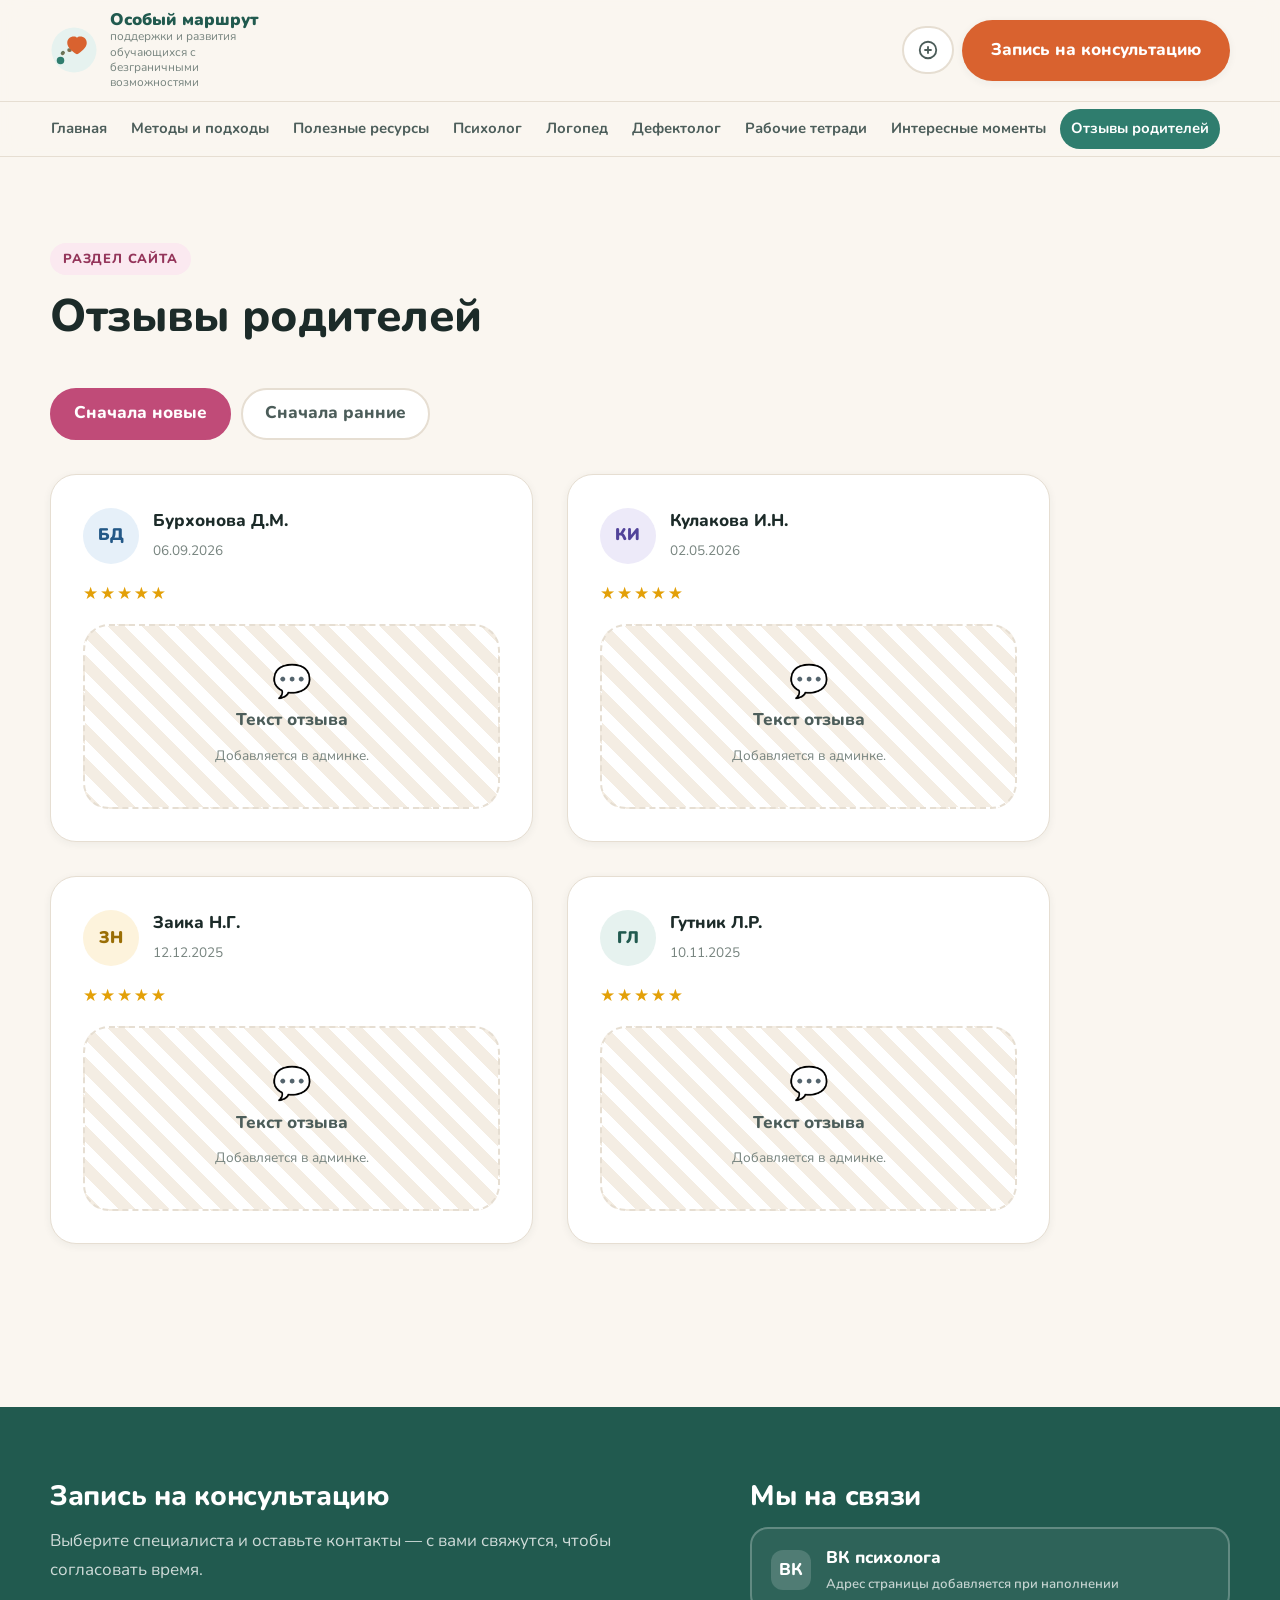
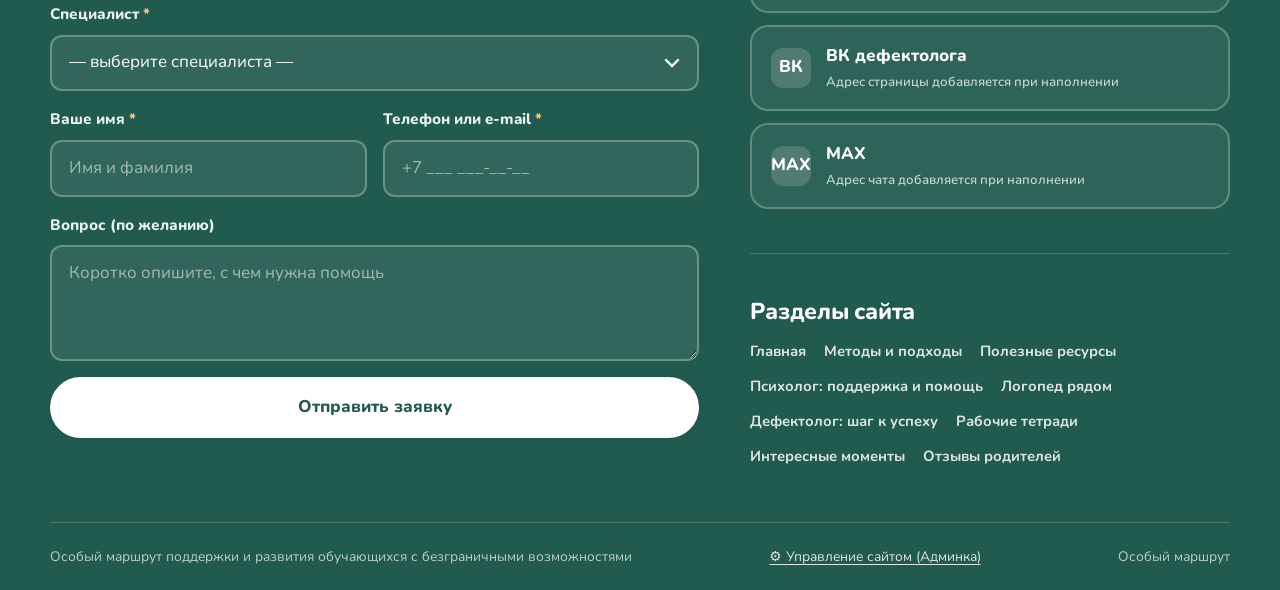
<file: сайт особый маршрут/otzyvy.html>
<!DOCTYPE html>
<html lang="ru">
<head>
<meta charset="utf-8">
<meta name="viewport" content="width=device-width, initial-scale=1">
<title>Отзывы родителей — Особый маршрут</title>
<meta name="description" content="Отзывы родителей о сопровождении обучающихся с безграничными возможностями.">
<link rel="preconnect" href="https://fonts.googleapis.com">
<link rel="preconnect" href="https://fonts.gstatic.com" crossorigin>
<link href="https://fonts.googleapis.com/css2?family=Nunito:ital,wght@0,400;0,600;0,700;0,800;0,900;1,400&display=swap" rel="stylesheet">
<link rel="stylesheet" href="assets/css/style.css">
<link rel="icon" href="data:image/svg+xml,<svg xmlns='http://www.w3.org/2000/svg' viewBox='0 0 64 64'><circle cx='32' cy='32' r='30' fill='%23FBE9F0'/><path d='M40 14c5.5 0 9 3.6 9 8.6 0 6.6-8 11.6-11.4 14.5-.9.8-2.3.8-3.2 0C31 34.2 23 29.2 23 22.6 23 17.6 26.5 14 32 14c1.7 0 3.1.7 4 1.8.9-1.1 2.3-1.8 4-1.8z' fill='%23C04B78'/></svg>">
</head>
<body class="tone-6" data-page="reviews">
<a class="skip-link" href="#main">Перейти к основному содержанию</a>

<header class="header">
  <div class="wrap header__bar">
    <a class="logo" href="index.html">
      <svg class="logo__mark" viewBox="0 0 64 64" role="img" aria-hidden="true" focusable="false">
        <defs><linearGradient id="lgm" x1="0" y1="0" x2="1" y2="1">
          <stop offset="0" stop-color="#2F7D6E"/><stop offset="1" stop-color="#D9622F"/>
        </linearGradient></defs>
        <circle cx="32" cy="32" r="30" fill="#E6F2EF"/>
        <path d="M14 46c0-12 8-14 14-14s10-4 10-10" fill="none" stroke="url(#lgm)" stroke-width="5" stroke-linecap="round" stroke-dasharray="1 9"/>
        <path d="M40 14c5.5 0 9 3.6 9 8.6 0 6.6-8 11.6-11.4 14.5-.9.8-2.3.8-3.2 0C31 34.2 23 29.2 23 22.6 23 17.6 26.5 14 32 14c1.7 0 3.1.7 4 1.8.9-1.1 2.3-1.8 4-1.8z" fill="#D9622F"/>
        <circle cx="14" cy="46" r="5" fill="#2F7D6E"/>
      </svg>
      <span class="logo__text">
        <span class="logo__name">Особый маршрут</span>
        <span class="logo__sub">поддержки и развития обучающихся с безграничными возможностями</span>
      </span>
    </a>

    <div class="header__actions">
      <button type="button" class="icon-btn" id="a11y-toggle" aria-expanded="false" aria-controls="a11y-panel">
        <svg width="22" height="22" viewBox="0 0 24 24" fill="none" stroke="currentColor" stroke-width="2" aria-hidden="true">
          <circle cx="12" cy="12" r="9"/><path d="M12 8v8M8 12h8"/>
        </svg>
        <span class="visually-hidden">Настройки отображения</span>
      </button>
      <a class="btn btn--accent header__cta" href="#zapis">Запись на консультацию</a>
      <button type="button" class="icon-btn burger" id="nav-toggle" aria-expanded="false" aria-controls="site-nav">
        <svg width="24" height="24" viewBox="0 0 24 24" fill="none" stroke="currentColor" stroke-width="2.4" stroke-linecap="round" aria-hidden="true">
          <path d="M4 7h16M4 12h16M4 17h16"/>
        </svg>
        <span class="visually-hidden">Меню</span>
      </button>
    </div>
  </div>

  <nav class="nav" id="site-nav" aria-label="Основное меню">
    <div class="wrap">
      <ul class="nav__list">
        <li><a class="nav__link" href="index.html">Главная</a></li><li><a class="nav__link" href="metody.html">Методы и подходы</a></li><li><a class="nav__link" href="resursy.html">Полезные ресурсы</a></li><li><a class="nav__link" href="psiholog.html">Психолог</a></li><li><a class="nav__link" href="logoped.html">Логопед</a></li><li><a class="nav__link" href="defektolog.html">Дефектолог</a></li><li><a class="nav__link" href="tetradi.html">Рабочие тетради</a></li><li><a class="nav__link" href="galereya.html">Интересные моменты</a></li><li><a class="nav__link" href="otzyvy.html" aria-current="page">Отзывы родителей</a></li>
        <li class="nav__cta"><a class="btn btn--accent btn--wide" href="#zapis">Запись на консультацию</a></li>
      </ul>
    </div>
  </nav>

  <div class="wrap">
    <div class="a11y" id="a11y-panel">
      <div class="a11y__group">
        <span class="a11y__label" id="fs-label">Размер шрифта</span>
        <div role="group" aria-labelledby="fs-label" style="display:flex;gap:6px">
          <button type="button" class="a11y__btn" data-fs="1" aria-pressed="true">А</button>
          <button type="button" class="a11y__btn" data-fs="1.15" aria-pressed="false" style="font-size:1.12em">А</button>
          <button type="button" class="a11y__btn" data-fs="1.32" aria-pressed="false" style="font-size:1.28em">А</button>
        </div>
      </div>
      <div class="a11y__group">
        <span class="a11y__label">Контраст</span>
        <button type="button" class="a11y__btn" id="contrast-toggle" aria-pressed="false">Версия для слабовидящих</button>
      </div>
      <div class="a11y__group">
        <button type="button" class="a11y__btn" id="a11y-reset">Сбросить</button>
      </div>
    </div>
  </div>
</header>
<main id="main">
  <section class="section" aria-labelledby="page-title">
    <div class="wrap">
      <div class="section__head">
        <span class="eyebrow">Раздел сайта</span>
        <h1 id="page-title">Отзывы родителей</h1>
      </div>

      <div class="filters" id="review-sort" role="group" aria-label="Порядок отзывов">
        <button type="button" class="chip" id="sort-new" aria-pressed="true">Сначала новые</button>
        <button type="button" class="chip" id="sort-old" aria-pressed="false">Сначала ранние</button>
      </div>

      <div class="grid grid--reviews" id="reviews">
        <article class="card review tone-1" data-date="2026-09-06">
          <div class="review__head">
            <span class="review__avatar" aria-hidden="true">БД</span>
            <span><span class="review__who">Бурхонова Д.М.</span><br>
            <span class="review__date"><time datetime="2026-09-06">06.09.2026</time></span></span>
          </div>
          <div class="review__stars" aria-label="Оценка: 5 из 5">★★★★★</div>
          <div class="card__text">
            <div class="slot"><span class="slot__art" aria-hidden="true">💬</span><span class="slot__title">Отзыв сохранён</span><p class="slot__hint">Текст отзыва заполняется в админке.</p></div>
          </div>
        </article><article class="card review tone-2" data-date="2026-05-02">
          <div class="review__head">
            <span class="review__avatar" aria-hidden="true">КИ</span>
            <span><span class="review__who">Кулакова И.Н.</span><br>
            <span class="review__date"><time datetime="2026-05-02">02.05.2026</time></span></span>
          </div>
          <div class="review__stars" aria-label="Оценка: 5 из 5">★★★★★</div>
          <div class="card__text">
            <div class="slot"><span class="slot__art" aria-hidden="true">💬</span><span class="slot__title">Отзыв сохранён</span><p class="slot__hint">Текст отзыва заполняется в админке.</p></div>
          </div>
        </article><article class="card review tone-3" data-date="2025-12-12">
          <div class="review__head">
            <span class="review__avatar" aria-hidden="true">ЗН</span>
            <span><span class="review__who">Заика Н.Г.</span><br>
            <span class="review__date"><time datetime="2025-12-12">12.12.2025</time></span></span>
          </div>
          <div class="review__stars" aria-label="Оценка: 5 из 5">★★★★★</div>
          <div class="card__text">
            <div class="slot"><span class="slot__art" aria-hidden="true">💬</span><span class="slot__title">Отзыв сохранён</span><p class="slot__hint">Текст отзыва заполняется в админке.</p></div>
          </div>
        </article><article class="card review tone-4" data-date="2025-11-10">
          <div class="review__head">
            <span class="review__avatar" aria-hidden="true">ГЛ</span>
            <span><span class="review__who">Гутник Л.Р.</span><br>
            <span class="review__date"><time datetime="2025-11-10">10.11.2025</time></span></span>
          </div>
          <div class="review__stars" aria-label="Оценка: 5 из 5">★★★★★</div>
          <div class="card__text">
            <div class="slot"><span class="slot__art" aria-hidden="true">💬</span><span class="slot__title">Отзыв сохранён</span><p class="slot__hint">Текст отзыва заполняется в админке.</p></div>
          </div>
        </article>
      </div>
    </div>
  </section>
</main>
<footer class="footer" id="podval">
  <div class="wrap">
    <div class="footer__grid">
      <section id="zapis" aria-labelledby="zapis-title">
        <h2 id="zapis-title">Запись на консультацию</h2>
        <p class="footer__note">Выберите специалиста и оставьте контакты — с вами свяжутся, чтобы согласовать время.</p>
        <form class="form" id="consult-form" novalidate>
          <div class="field" data-field="spec">
            <label class="field__label" for="f-spec">Специалист <span class="field__req" aria-hidden="true">*</span></label>
            <select class="field__control" id="f-spec" name="spec" required aria-describedby="e-spec">
              <option value="">— выберите специалиста —</option>
              <option value="Педагог-психолог">Педагог-психолог</option><option value="Школьный логопед">Школьный логопед</option><option value="Школьный дефектолог">Школьный дефектолог</option><option value="Классный руководитель">Классный руководитель</option>
            </select>
            <p class="field__error" id="e-spec" hidden>Пожалуйста, выберите специалиста.</p>
          </div>

          <div class="form__row">
            <div class="field" data-field="name">
              <label class="field__label" for="f-name">Ваше имя <span class="field__req" aria-hidden="true">*</span></label>
              <input class="field__control" id="f-name" name="name" type="text" required autocomplete="name" placeholder="Имя и фамилия" aria-describedby="e-name">
              <p class="field__error" id="e-name" hidden>Укажите, пожалуйста, имя.</p>
            </div>
            <div class="field" data-field="contact">
              <label class="field__label" for="f-contact">Телефон или e-mail <span class="field__req" aria-hidden="true">*</span></label>
              <input class="field__control" id="f-contact" name="contact" type="text" required placeholder="+7 ___ ___-__-__" aria-describedby="e-contact">
              <p class="field__error" id="e-contact" hidden>Укажите телефон или e-mail для связи.</p>
            </div>
          </div>

          <div class="field" data-field="message">
            <label class="field__label" for="f-message">Вопрос (по желанию)</label>
            <textarea class="field__control" id="f-message" name="message" placeholder="Коротко опишите, с чем нужна помощь"></textarea>
          </div>

          <button class="btn btn--light btn--wide" type="submit">Отправить заявку</button>
          <p class="form__status" id="form-status" role="status" hidden></p>
        </form>
      </section>

      <section aria-labelledby="svyaz-title">
        <h2 id="svyaz-title">Мы на связи</h2>
        <ul class="social">
          <li><a class="social__link" href="https://vk.com" target="_blank" rel="noopener noreferrer">
      <span class="social__ico" aria-hidden="true">ВК</span>
      <span class="social__meta">ВК психолога<span>Адрес страницы добавляется при наполнении</span></span>
    </a></li><li><a class="social__link" href="https://vk.com" target="_blank" rel="noopener noreferrer">
      <span class="social__ico" aria-hidden="true">ВК</span>
      <span class="social__meta">ВК дефектолога<span>Адрес страницы добавляется при наполнении</span></span>
    </a></li><li><a class="social__link" href="https://max.ru" target="_blank" rel="noopener noreferrer">
      <span class="social__ico" aria-hidden="true">MAX</span>
      <span class="social__meta">МАХ<span>Адрес чата добавляется при наполнении</span></span>
    </a></li>
        </ul>

        <hr class="divider" style="border-color:rgba(255,255,255,.2);background:rgba(255,255,255,.2)">

        <h3 style="color:#fff">Разделы сайта</h3>
        <ul class="footer__map">
          <li><a href="index.html">Главная</a></li><li><a href="metody.html">Методы и подходы</a></li><li><a href="resursy.html">Полезные ресурсы</a></li><li><a href="psiholog.html">Психолог: поддержка и помощь</a></li><li><a href="logoped.html">Логопед рядом</a></li><li><a href="defektolog.html">Дефектолог: шаг к успеху</a></li><li><a href="tetradi.html">Рабочие тетради</a></li><li><a href="galereya.html">Интересные моменты</a></li><li><a href="otzyvy.html" aria-current="page">Отзывы родителей</a></li>
        </ul>
      </section>
    </div>

    <div class="footer__bottom">
      <span>Особый маршрут поддержки и развития обучающихся с безграничными возможностями</span>
      <span><a href="admin/index.html" style="color:rgba(255,255,255,0.85);text-decoration:underline;">⚙️ Управление сайтом (Админка)</a></span>
      <span>Особый маршрут</span>
    </div>
  </div>
</footer>
<script src="assets/data/content.js"></script>
<script src="assets/js/layout.js"></script>
<script src="assets/js/render.js"></script>
<script src="assets/js/main.js"></script>
<script>
(function () {
  function init() {
    var list = document.getElementById('reviews');
    var newBtn = document.getElementById('sort-new');
    var oldBtn = document.getElementById('sort-old');
    if (!list || !newBtn || !oldBtn) return;

    function sort(desc) {
      var items = Array.prototype.slice.call(list.children).filter(function (n) {
        return n.dataset && n.dataset.date;
      });
      if (!items.length) return;
      items.sort(function (a, b) {
        var da = a.dataset.date, db = b.dataset.date;
        return desc ? (da < db ? 1 : da > db ? -1 : 0) : (da > db ? 1 : da < db ? -1 : 0);
      });
      items.forEach(function (i) { list.appendChild(i); });
      newBtn.setAttribute('aria-pressed', desc ? 'true' : 'false');
      oldBtn.setAttribute('aria-pressed', desc ? 'false' : 'true');
    }

    newBtn.addEventListener('click', function () { sort(true); });
    oldBtn.addEventListener('click', function () { sort(false); });
  }

  if (document.readyState === 'loading') document.addEventListener('DOMContentLoaded', init);
  else init();
})();
</script>
</body>
</html>
</file>
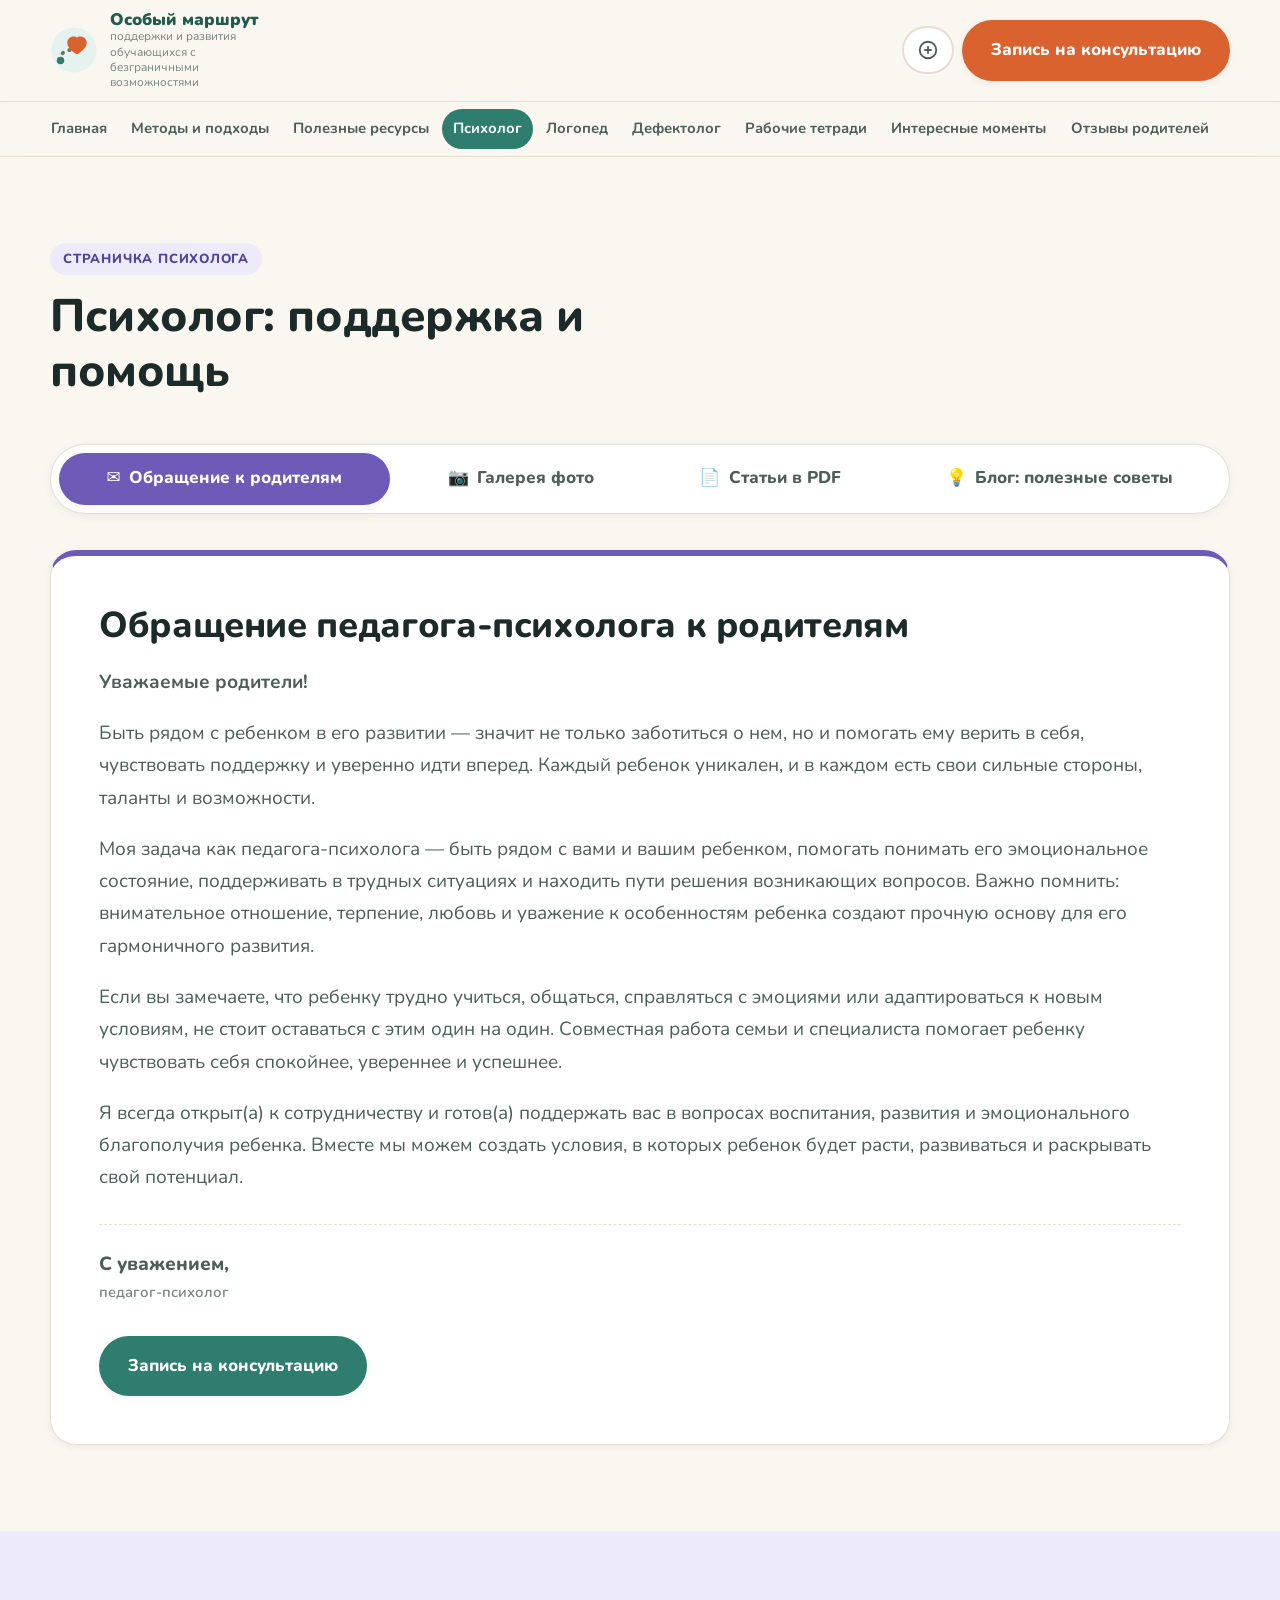
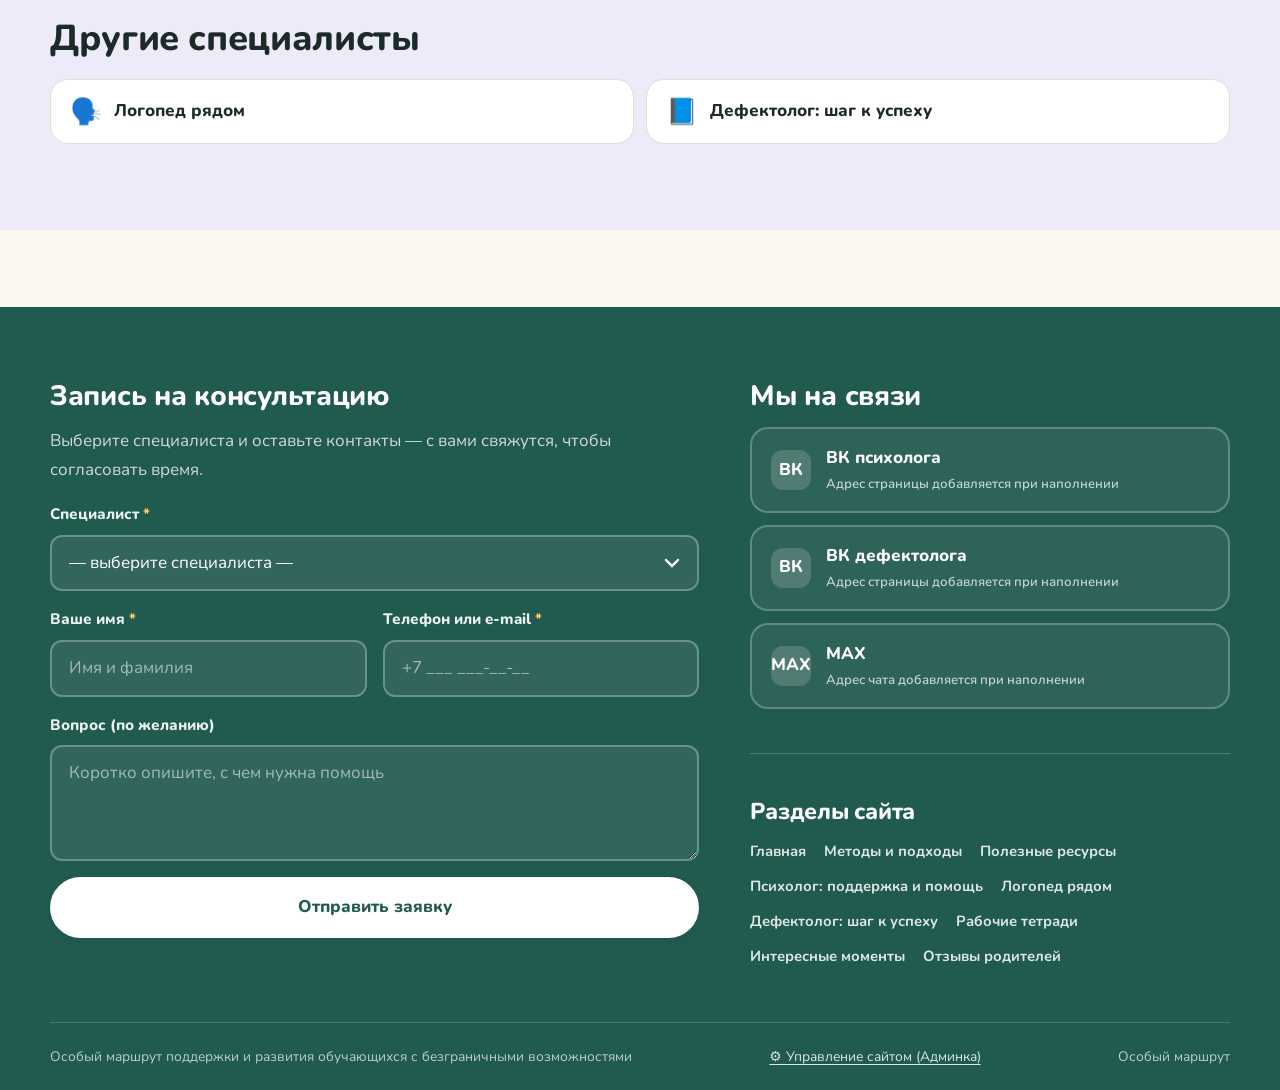
<file: сайт особый маршрут/psiholog.html>
<!DOCTYPE html>
<html lang="ru">
<head>
<meta charset="utf-8">
<meta name="viewport" content="width=device-width, initial-scale=1">
<title>Психолог: поддержка и помощь — Особый маршрут</title>
<meta name="description" content="Страничка специалиста: обращение к родителям, галерея, статьи в PDF и блог с полезными советами.">
<link rel="preconnect" href="https://fonts.googleapis.com">
<link rel="preconnect" href="https://fonts.gstatic.com" crossorigin>
<link href="https://fonts.googleapis.com/css2?family=Nunito:ital,wght@0,400;0,600;0,700;0,800;0,900;1,400&display=swap" rel="stylesheet">
<link rel="stylesheet" href="assets/css/style.css">
<link rel="icon" href="data:image/svg+xml,<svg xmlns='http://www.w3.org/2000/svg' viewBox='0 0 64 64'><circle cx='32' cy='32' r='30' fill='%23EDEAF9'/><path d='M40 14c5.5 0 9 3.6 9 8.6 0 6.6-8 11.6-11.4 14.5-.9.8-2.3.8-3.2 0C31 34.2 23 29.2 23 22.6 23 17.6 26.5 14 32 14c1.7 0 3.1.7 4 1.8.9-1.1 2.3-1.8 4-1.8z' fill='#6E5BB8'/></svg>">
</head>
<body class="tone-2" data-page="specialist" data-spec="psiholog">
<a class="skip-link" href="#main">Перейти к основному содержанию</a>

<header class="header">
  <div class="wrap header__bar">
    <a class="logo" href="index.html">
      <svg class="logo__mark" viewBox="0 0 64 64" role="img" aria-hidden="true" focusable="false">
        <defs><linearGradient id="lgm" x1="0" y1="0" x2="1" y2="1">
          <stop offset="0" stop-color="#2F7D6E"/><stop offset="1" stop-color="#D9622F"/>
        </linearGradient></defs>
        <circle cx="32" cy="32" r="30" fill="#E6F2EF"/>
        <path d="M14 46c0-12 8-14 14-14s10-4 10-10" fill="none" stroke="url(#lgm)" stroke-width="5" stroke-linecap="round" stroke-dasharray="1 9"/>
        <path d="M40 14c5.5 0 9 3.6 9 8.6 0 6.6-8 11.6-11.4 14.5-.9.8-2.3.8-3.2 0C31 34.2 23 29.2 23 22.6 23 17.6 26.5 14 32 14c1.7 0 3.1.7 4 1.8.9-1.1 2.3-1.8 4-1.8z" fill="#D9622F"/>
        <circle cx="14" cy="46" r="5" fill="#2F7D6E"/>
      </svg>
      <span class="logo__text">
        <span class="logo__name">Особый маршрут</span>
        <span class="logo__sub">поддержки и развития обучающихся с безграничными возможностями</span>
      </span>
    </a>

    <div class="header__actions">
      <button type="button" class="icon-btn" id="a11y-toggle" aria-expanded="false" aria-controls="a11y-panel">
        <svg width="22" height="22" viewBox="0 0 24 24" fill="none" stroke="currentColor" stroke-width="2" aria-hidden="true">
          <circle cx="12" cy="12" r="9"/><path d="M12 8v8M8 12h8"/>
        </svg>
        <span class="visually-hidden">Настройки отображения</span>
      </button>
      <a class="btn btn--accent header__cta" href="#zapis">Запись на консультацию</a>
      <button type="button" class="icon-btn burger" id="nav-toggle" aria-expanded="false" aria-controls="site-nav">
        <svg width="24" height="24" viewBox="0 0 24 24" fill="none" stroke="currentColor" stroke-width="2.4" stroke-linecap="round" aria-hidden="true">
          <path d="M4 7h16M4 12h16M4 17h16"/>
        </svg>
        <span class="visually-hidden">Меню</span>
      </button>
    </div>
  </div>

  <nav class="nav" id="site-nav" aria-label="Основное меню">
    <div class="wrap">
      <ul class="nav__list">
        <li><a class="nav__link" href="index.html">Главная</a></li><li><a class="nav__link" href="metody.html">Методы и подходы</a></li><li><a class="nav__link" href="resursy.html">Полезные ресурсы</a></li><li><a class="nav__link" href="psiholog.html" aria-current="page">Психолог</a></li><li><a class="nav__link" href="logoped.html">Логопед</a></li><li><a class="nav__link" href="defektolog.html">Дефектолог</a></li><li><a class="nav__link" href="tetradi.html">Рабочие тетради</a></li><li><a class="nav__link" href="galereya.html">Интересные моменты</a></li><li><a class="nav__link" href="otzyvy.html">Отзывы родителей</a></li>
        <li class="nav__cta"><a class="btn btn--accent btn--wide" href="#zapis">Запись на консультацию</a></li>
      </ul>
    </div>
  </nav>

  <div class="wrap">
    <div class="a11y" id="a11y-panel">
      <div class="a11y__group">
        <span class="a11y__label" id="fs-label">Размер шрифта</span>
        <div role="group" aria-labelledby="fs-label" style="display:flex;gap:6px">
          <button type="button" class="a11y__btn" data-fs="1" aria-pressed="true">А</button>
          <button type="button" class="a11y__btn" data-fs="1.15" aria-pressed="false" style="font-size:1.12em">А</button>
          <button type="button" class="a11y__btn" data-fs="1.32" aria-pressed="false" style="font-size:1.28em">А</button>
        </div>
      </div>
      <div class="a11y__group">
        <span class="a11y__label">Контраст</span>
        <button type="button" class="a11y__btn" id="contrast-toggle" aria-pressed="false">Версия для слабовидящих</button>
      </div>
      <div class="a11y__group">
        <button type="button" class="a11y__btn" id="a11y-reset">Сбросить</button>
      </div>
    </div>
  </div>
</header>
<main id="main">
  <section class="section" aria-labelledby="page-title">
    <div class="wrap">
      <div class="section__head">
        <span class="eyebrow" id="page-eyebrow">Страничка психолога</span>
        <h1 id="page-title">Психолог: поддержка и помощь</h1>
      </div>

      <div class="tabs">
        <div class="tabs__list" role="tablist" aria-label="Материалы специалиста">
          <button class="tab" role="tab" id="tab-obr" aria-controls="panel-obr" aria-selected="true">
            <span aria-hidden="true">✉️</span> Обращение к родителям
          </button>
          <button class="tab" role="tab" id="tab-foto" aria-controls="panel-foto" aria-selected="false">
            <span aria-hidden="true">📷</span> Галерея фото
          </button>
          <button class="tab" role="tab" id="tab-pdf" aria-controls="panel-pdf" aria-selected="false">
            <span aria-hidden="true">📄</span> Статьи в PDF
          </button>
          <button class="tab" role="tab" id="tab-blog" aria-controls="panel-blog" aria-selected="false">
            <span aria-hidden="true">💡</span> Блог: полезные советы
          </button>
        </div>

        <div class="tabpanel" role="tabpanel" id="panel-obr" aria-labelledby="tab-obr" tabindex="0">
          <div id="letter">
            <article class="letter">
              <h2>Обращение педагога-психолога к родителям</h2>
              <p><b>Уважаемые родители!</b></p>
              <p>Быть рядом с ребенком в его развитии — значит не только заботиться о нем, но и помогать ему верить в себя, чувствовать поддержку и уверенно идти вперед. Каждый ребенок уникален, и в каждом есть свои сильные стороны, таланты и возможности.</p><p>Моя задача как педагога-психолога — быть рядом с вами и вашим ребенком, помогать понимать его эмоциональное состояние, поддерживать в трудных ситуациях и находить пути решения возникающих вопросов. Важно помнить: внимательное отношение, терпение, любовь и уважение к особенностям ребенка создают прочную основу для его гармоничного развития.</p><p>Если вы замечаете, что ребенку трудно учиться, общаться, справляться с эмоциями или адаптироваться к новым условиям, не стоит оставаться с этим один на один. Совместная работа семьи и специалиста помогает ребенку чувствовать себя спокойнее, увереннее и успешнее.</p><p>Я всегда открыт(а) к сотрудничеству и готов(а) поддержать вас в вопросах воспитания, развития и эмоционального благополучия ребенка. Вместе мы можем создать условия, в которых ребенок будет расти, развиваться и раскрывать свой потенциал.</p>
              <p class="letter__sign">С уважением,<span>педагог-психолог</span></p>
              <p style="margin-top:1.6em"><a class="btn" href="#zapis">Запись на консультацию</a></p>
            </article>
          </div>
        </div>

        <div class="tabpanel" role="tabpanel" id="panel-foto" aria-labelledby="tab-foto" tabindex="0" hidden>
          <h2>Галерея фото</h2>
          <div id="spec-photos">
            <div class="empty">
              <span class="empty__art" aria-hidden="true">📷</span>
              <p class="empty__title">Фотографии не добавлены</p>
              <p class="empty__hint">Загрузите снимки в админке.</p>
            </div>
          </div>
        </div>

        <div class="tabpanel" role="tabpanel" id="panel-pdf" aria-labelledby="tab-pdf" tabindex="0" hidden>
          <h2>Статьи в PDF</h2>
          <div id="spec-pdfs">
            <div class="empty">
              <span class="empty__art" aria-hidden="true">📄</span>
              <p class="empty__title">Статьи не добавлены</p>
              <p class="empty__hint">Загрузите PDF-файлы в админке.</p>
            </div>
          </div>
        </div>

        <div class="tabpanel" role="tabpanel" id="panel-blog" aria-labelledby="tab-blog" tabindex="0" hidden>
          <h2>Блог: полезные советы</h2>
          <div id="spec-blog">
            <div class="empty">
              <span class="empty__art" aria-hidden="true">💡</span>
              <p class="empty__title">Записей пока нет</p>
              <p class="empty__hint">Добавьте советы в админке.</p>
            </div>
          </div>
        </div>
      </div>
    </div>
  </section>

  <section class="section section--brand-tint" aria-labelledby="other-title">
    <div class="wrap">
      <h2 id="other-title">Другие специалисты</h2>
      <nav class="toc" id="spec-others" aria-label="Другие специалисты">
        <a class="toc__link tone-1" href="logoped.html"><span class="toc__ico" aria-hidden="true">🗣️</span>Логопед рядом</a><a class="toc__link tone-3" href="defektolog.html"><span class="toc__ico" aria-hidden="true">📘</span>Дефектолог: шаг к успеху</a>
      </nav>
    </div>
  </section>
</main>
<footer class="footer" id="podval">
  <div class="wrap">
    <div class="footer__grid">
      <section id="zapis" aria-labelledby="zapis-title">
        <h2 id="zapis-title">Запись на консультацию</h2>
        <p class="footer__note">Выберите специалиста и оставьте контакты — с вами свяжутся, чтобы согласовать время.</p>
        <form class="form" id="consult-form" novalidate>
          <div class="field" data-field="spec">
            <label class="field__label" for="f-spec">Специалист <span class="field__req" aria-hidden="true">*</span></label>
            <select class="field__control" id="f-spec" name="spec" required aria-describedby="e-spec">
              <option value="">— выберите специалиста —</option>
              <option value="Педагог-психолог">Педагог-психолог</option><option value="Школьный логопед">Школьный логопед</option><option value="Школьный дефектолог">Школьный дефектолог</option><option value="Классный руководитель">Классный руководитель</option>
            </select>
            <p class="field__error" id="e-spec" hidden>Пожалуйста, выберите специалиста.</p>
          </div>

          <div class="form__row">
            <div class="field" data-field="name">
              <label class="field__label" for="f-name">Ваше имя <span class="field__req" aria-hidden="true">*</span></label>
              <input class="field__control" id="f-name" name="name" type="text" required autocomplete="name" placeholder="Имя и фамилия" aria-describedby="e-name">
              <p class="field__error" id="e-name" hidden>Укажите, пожалуйста, имя.</p>
            </div>
            <div class="field" data-field="contact">
              <label class="field__label" for="f-contact">Телефон или e-mail <span class="field__req" aria-hidden="true">*</span></label>
              <input class="field__control" id="f-contact" name="contact" type="text" required placeholder="+7 ___ ___-__-__" aria-describedby="e-contact">
              <p class="field__error" id="e-contact" hidden>Укажите телефон или e-mail для связи.</p>
            </div>
          </div>

          <div class="field" data-field="message">
            <label class="field__label" for="f-message">Вопрос (по желанию)</label>
            <textarea class="field__control" id="f-message" name="message" placeholder="Коротко опишите, с чем нужна помощь"></textarea>
          </div>

          <button class="btn btn--light btn--wide" type="submit">Отправить заявку</button>
          <p class="form__status" id="form-status" role="status" hidden></p>
        </form>
      </section>

      <section aria-labelledby="svyaz-title">
        <h2 id="svyaz-title">Мы на связи</h2>
        <ul class="social">
          <li><a class="social__link" href="https://vk.com" target="_blank" rel="noopener noreferrer">
      <span class="social__ico" aria-hidden="true">ВК</span>
      <span class="social__meta">ВК психолога<span>Адрес страницы добавляется при наполнении</span></span>
    </a></li><li><a class="social__link" href="https://vk.com" target="_blank" rel="noopener noreferrer">
      <span class="social__ico" aria-hidden="true">ВК</span>
      <span class="social__meta">ВК дефектолога<span>Адрес страницы добавляется при наполнении</span></span>
    </a></li><li><a class="social__link" href="https://max.ru" target="_blank" rel="noopener noreferrer">
      <span class="social__ico" aria-hidden="true">MAX</span>
      <span class="social__meta">МАХ<span>Адрес чата добавляется при наполнении</span></span>
    </a></li>
        </ul>

        <hr class="divider" style="border-color:rgba(255,255,255,.2);background:rgba(255,255,255,.2)">

        <h3 style="color:#fff">Разделы сайта</h3>
        <ul class="footer__map">
          <li><a href="index.html">Главная</a></li><li><a href="metody.html">Методы и подходы</a></li><li><a href="resursy.html">Полезные ресурсы</a></li><li><a href="psiholog.html" aria-current="page">Психолог: поддержка и помощь</a></li><li><a href="logoped.html">Логопед рядом</a></li><li><a href="defektolog.html">Дефектолог: шаг к успеху</a></li><li><a href="tetradi.html">Рабочие тетради</a></li><li><a href="galereya.html">Интересные моменты</a></li><li><a href="otzyvy.html">Отзывы родителей</a></li>
        </ul>
      </section>
    </div>

    <div class="footer__bottom">
      <span>Особый маршрут поддержки и развития обучающихся с безграничными возможностями</span>
      <span><a href="admin/index.html" style="color:rgba(255,255,255,0.85);text-decoration:underline;">⚙️ Управление сайтом (Админка)</a></span>
      <span>Особый маршрут</span>
    </div>
  </div>
</footer>
<script src="assets/data/content.js"></script>
<script src="assets/js/layout.js"></script>
<script src="assets/js/render.js"></script>
<script src="assets/js/main.js"></script>
</body>
</html>
</file>
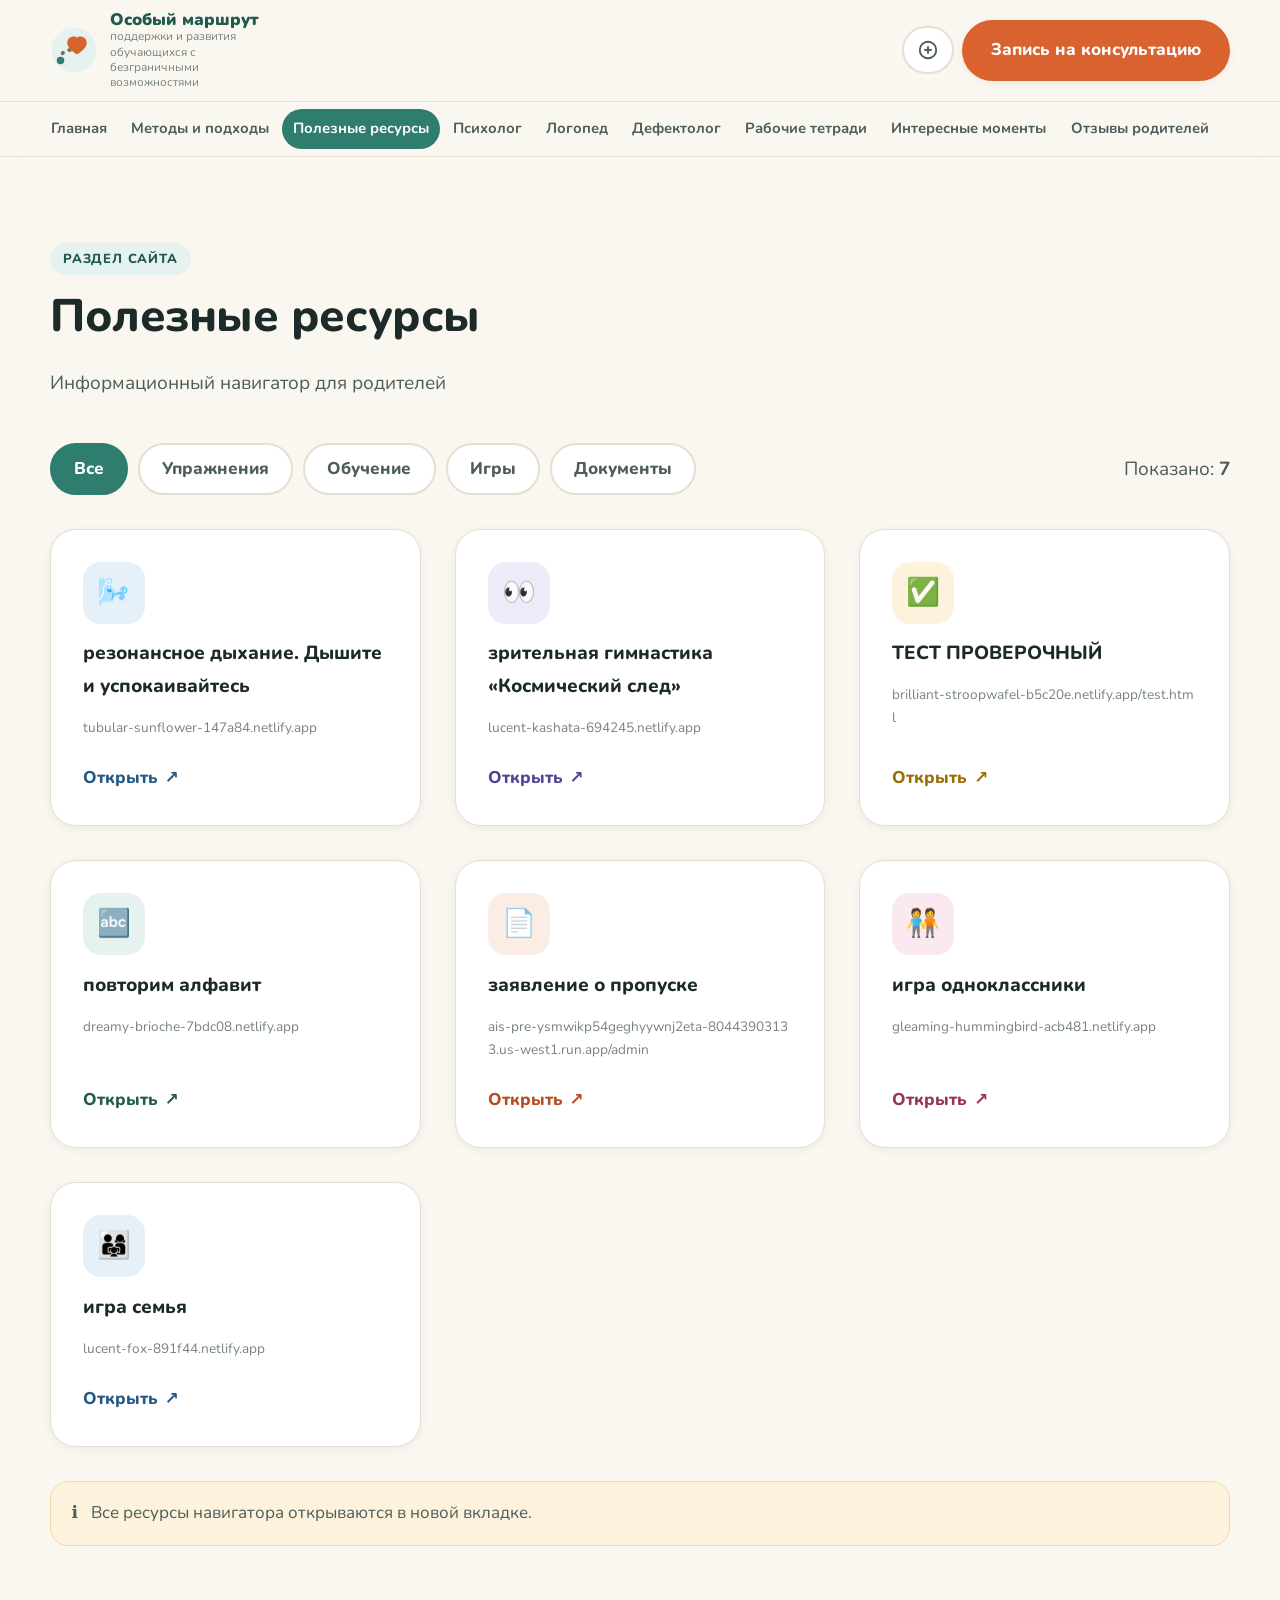
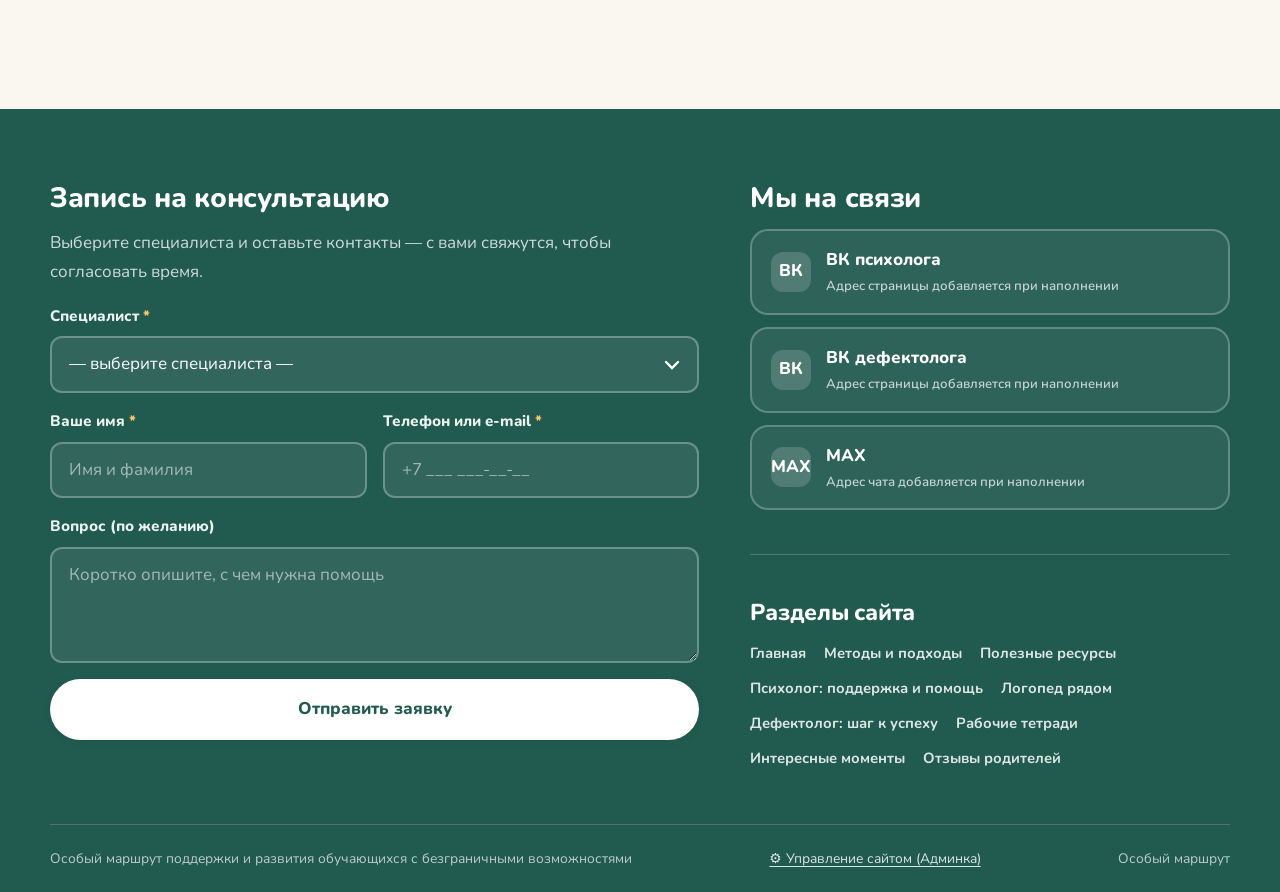
<file: сайт особый маршрут/resursy.html>
<!DOCTYPE html>
<html lang="ru">
<head>
<meta charset="utf-8">
<meta name="viewport" content="width=device-width, initial-scale=1">
<title>Полезные ресурсы — Особый маршрут</title>
<meta name="description" content="Информационный навигатор для родителей: упражнения, обучающие материалы, игры и документы.">
<link rel="preconnect" href="https://fonts.googleapis.com">
<link rel="preconnect" href="https://fonts.gstatic.com" crossorigin>
<link href="https://fonts.googleapis.com/css2?family=Nunito:ital,wght@0,400;0,600;0,700;0,800;0,900;1,400&display=swap" rel="stylesheet">
<link rel="stylesheet" href="assets/css/style.css">
<link rel="icon" href="data:image/svg+xml,<svg xmlns='http://www.w3.org/2000/svg' viewBox='0 0 64 64'><circle cx='32' cy='32' r='30' fill='%23E6F2EF'/><path d='M40 14c5.5 0 9 3.6 9 8.6 0 6.6-8 11.6-11.4 14.5-.9.8-2.3.8-3.2 0C31 34.2 23 29.2 23 22.6 23 17.6 26.5 14 32 14c1.7 0 3.1.7 4 1.8.9-1.1 2.3-1.8 4-1.8z' fill='%23D9622F'/></svg>">
</head>
<body data-page="resources">
<a class="skip-link" href="#main">Перейти к основному содержанию</a>

<header class="header">
  <div class="wrap header__bar">
    <a class="logo" href="index.html">
      <svg class="logo__mark" viewBox="0 0 64 64" role="img" aria-hidden="true" focusable="false">
        <defs><linearGradient id="lgm" x1="0" y1="0" x2="1" y2="1">
          <stop offset="0" stop-color="#2F7D6E"/><stop offset="1" stop-color="#D9622F"/>
        </linearGradient></defs>
        <circle cx="32" cy="32" r="30" fill="#E6F2EF"/>
        <path d="M14 46c0-12 8-14 14-14s10-4 10-10" fill="none" stroke="url(#lgm)" stroke-width="5" stroke-linecap="round" stroke-dasharray="1 9"/>
        <path d="M40 14c5.5 0 9 3.6 9 8.6 0 6.6-8 11.6-11.4 14.5-.9.8-2.3.8-3.2 0C31 34.2 23 29.2 23 22.6 23 17.6 26.5 14 32 14c1.7 0 3.1.7 4 1.8.9-1.1 2.3-1.8 4-1.8z" fill="#D9622F"/>
        <circle cx="14" cy="46" r="5" fill="#2F7D6E"/>
      </svg>
      <span class="logo__text">
        <span class="logo__name">Особый маршрут</span>
        <span class="logo__sub">поддержки и развития обучающихся с безграничными возможностями</span>
      </span>
    </a>

    <div class="header__actions">
      <button type="button" class="icon-btn" id="a11y-toggle" aria-expanded="false" aria-controls="a11y-panel">
        <svg width="22" height="22" viewBox="0 0 24 24" fill="none" stroke="currentColor" stroke-width="2" aria-hidden="true">
          <circle cx="12" cy="12" r="9"/><path d="M12 8v8M8 12h8"/>
        </svg>
        <span class="visually-hidden">Настройки отображения</span>
      </button>
      <a class="btn btn--accent header__cta" href="#zapis">Запись на консультацию</a>
      <button type="button" class="icon-btn burger" id="nav-toggle" aria-expanded="false" aria-controls="site-nav">
        <svg width="24" height="24" viewBox="0 0 24 24" fill="none" stroke="currentColor" stroke-width="2.4" stroke-linecap="round" aria-hidden="true">
          <path d="M4 7h16M4 12h16M4 17h16"/>
        </svg>
        <span class="visually-hidden">Меню</span>
      </button>
    </div>
  </div>

  <nav class="nav" id="site-nav" aria-label="Основное меню">
    <div class="wrap">
      <ul class="nav__list">
        <li><a class="nav__link" href="index.html">Главная</a></li><li><a class="nav__link" href="metody.html">Методы и подходы</a></li><li><a class="nav__link" href="resursy.html" aria-current="page">Полезные ресурсы</a></li><li><a class="nav__link" href="psiholog.html">Психолог</a></li><li><a class="nav__link" href="logoped.html">Логопед</a></li><li><a class="nav__link" href="defektolog.html">Дефектолог</a></li><li><a class="nav__link" href="tetradi.html">Рабочие тетради</a></li><li><a class="nav__link" href="galereya.html">Интересные моменты</a></li><li><a class="nav__link" href="otzyvy.html">Отзывы родителей</a></li>
        <li class="nav__cta"><a class="btn btn--accent btn--wide" href="#zapis">Запись на консультацию</a></li>
      </ul>
    </div>
  </nav>

  <div class="wrap">
    <div class="a11y" id="a11y-panel">
      <div class="a11y__group">
        <span class="a11y__label" id="fs-label">Размер шрифта</span>
        <div role="group" aria-labelledby="fs-label" style="display:flex;gap:6px">
          <button type="button" class="a11y__btn" data-fs="1" aria-pressed="true">А</button>
          <button type="button" class="a11y__btn" data-fs="1.15" aria-pressed="false" style="font-size:1.12em">А</button>
          <button type="button" class="a11y__btn" data-fs="1.32" aria-pressed="false" style="font-size:1.28em">А</button>
        </div>
      </div>
      <div class="a11y__group">
        <span class="a11y__label">Контраст</span>
        <button type="button" class="a11y__btn" id="contrast-toggle" aria-pressed="false">Версия для слабовидящих</button>
      </div>
      <div class="a11y__group">
        <button type="button" class="a11y__btn" id="a11y-reset">Сбросить</button>
      </div>
    </div>
  </div>
</header>
<main id="main">
  <section class="section" aria-labelledby="page-title">
    <div class="wrap">
      <div class="section__head">
        <span class="eyebrow">Раздел сайта</span>
        <h1 id="page-title">Полезные ресурсы</h1>
        <p class="lead" id="page-lead">Информационный навигатор для родителей</p>
      </div>

      <div class="filters" id="res-filters" data-filter-group="res-grid" role="group" aria-label="Фильтр ресурсов">
        <button type="button" class="chip" data-filter="all" aria-pressed="true">Все</button><button type="button" class="chip" data-filter="uprazhnenie" aria-pressed="false">Упражнения</button><button type="button" class="chip" data-filter="obuchenie" aria-pressed="false">Обучение</button><button type="button" class="chip" data-filter="igra" aria-pressed="false">Игры</button><button type="button" class="chip" data-filter="dokument" aria-pressed="false">Документы</button><span class="lead" style="margin-left:auto;align-self:center">Показано: <b data-filter-count="res-grid">7</b></span>
      </div>
      <div class="grid grid--3" id="res-grid">
        <a class="card card--hover res tone-1" data-kind="uprazhnenie" href="https://tubular-sunflower-147a84.netlify.app/" target="_blank" rel="noopener noreferrer">
          <span class="res__badge" aria-hidden="true">🌬️</span>
          <p class="res__title">резонансное дыхание. Дышите и успокаивайтесь</p>
          <p class="res__url">tubular-sunflower-147a84.netlify.app</p>
          <span class="res__go">Открыть <span aria-hidden="true">↗</span><span class="visually-hidden">(откроется в новой вкладке)</span></span>
        </a><a class="card card--hover res tone-2" data-kind="uprazhnenie" href="https://lucent-kashata-694245.netlify.app/" target="_blank" rel="noopener noreferrer">
          <span class="res__badge" aria-hidden="true">👀</span>
          <p class="res__title">зрительная гимнастика «Космический след»</p>
          <p class="res__url">lucent-kashata-694245.netlify.app</p>
          <span class="res__go">Открыть <span aria-hidden="true">↗</span><span class="visually-hidden">(откроется в новой вкладке)</span></span>
        </a><a class="card card--hover res tone-3" data-kind="obuchenie" href="https://brilliant-stroopwafel-b5c20e.netlify.app/test.html" target="_blank" rel="noopener noreferrer">
          <span class="res__badge" aria-hidden="true">✅</span>
          <p class="res__title">ТЕСТ ПРОВЕРОЧНЫЙ</p>
          <p class="res__url">brilliant-stroopwafel-b5c20e.netlify.app/test.html</p>
          <span class="res__go">Открыть <span aria-hidden="true">↗</span><span class="visually-hidden">(откроется в новой вкладке)</span></span>
        </a><a class="card card--hover res tone-4" data-kind="obuchenie" href="https://dreamy-brioche-7bdc08.netlify.app/" target="_blank" rel="noopener noreferrer">
          <span class="res__badge" aria-hidden="true">🔤</span>
          <p class="res__title">повторим алфавит</p>
          <p class="res__url">dreamy-brioche-7bdc08.netlify.app</p>
          <span class="res__go">Открыть <span aria-hidden="true">↗</span><span class="visually-hidden">(откроется в новой вкладке)</span></span>
        </a><a class="card card--hover res tone-5" data-kind="dokument" href="https://ais-pre-ysmwikp54geghyywnj2eta-80443903133.us-west1.run.app/admin" target="_blank" rel="noopener noreferrer">
          <span class="res__badge" aria-hidden="true">📄</span>
          <p class="res__title">заявление о пропуске</p>
          <p class="res__url">ais-pre-ysmwikp54geghyywnj2eta-80443903133.us-west1.run.app/admin</p>
          <span class="res__go">Открыть <span aria-hidden="true">↗</span><span class="visually-hidden">(откроется в новой вкладке)</span></span>
        </a><a class="card card--hover res tone-6" data-kind="igra" href="https://gleaming-hummingbird-acb481.netlify.app/" target="_blank" rel="noopener noreferrer">
          <span class="res__badge" aria-hidden="true">🧑‍🤝‍🧑</span>
          <p class="res__title">игра одноклассники</p>
          <p class="res__url">gleaming-hummingbird-acb481.netlify.app</p>
          <span class="res__go">Открыть <span aria-hidden="true">↗</span><span class="visually-hidden">(откроется в новой вкладке)</span></span>
        </a><a class="card card--hover res tone-1" data-kind="igra" href="https://lucent-fox-891f44.netlify.app/" target="_blank" rel="noopener noreferrer">
          <span class="res__badge" aria-hidden="true">👨‍👩‍👧</span>
          <p class="res__title">игра семья</p>
          <p class="res__url">lucent-fox-891f44.netlify.app</p>
          <span class="res__go">Открыть <span aria-hidden="true">↗</span><span class="visually-hidden">(откроется в новой вкладке)</span></span>
        </a>
      </div>

      <p class="note" id="res-note" style="margin-top:var(--gap)">
        <span aria-hidden="true">ℹ️</span><span data-note>Все ресурсы навигатора открываются в новой вкладке.</span>
      </p>
    </div>
  </section>
</main>
<footer class="footer" id="podval">
  <div class="wrap">
    <div class="footer__grid">
      <section id="zapis" aria-labelledby="zapis-title">
        <h2 id="zapis-title">Запись на консультацию</h2>
        <p class="footer__note">Выберите специалиста и оставьте контакты — с вами свяжутся, чтобы согласовать время.</p>
        <form class="form" id="consult-form" novalidate>
          <div class="field" data-field="spec">
            <label class="field__label" for="f-spec">Специалист <span class="field__req" aria-hidden="true">*</span></label>
            <select class="field__control" id="f-spec" name="spec" required aria-describedby="e-spec">
              <option value="">— выберите специалиста —</option>
              <option value="Педагог-психолог">Педагог-психолог</option><option value="Школьный логопед">Школьный логопед</option><option value="Школьный дефектолог">Школьный дефектолог</option><option value="Классный руководитель">Классный руководитель</option>
            </select>
            <p class="field__error" id="e-spec" hidden>Пожалуйста, выберите специалиста.</p>
          </div>

          <div class="form__row">
            <div class="field" data-field="name">
              <label class="field__label" for="f-name">Ваше имя <span class="field__req" aria-hidden="true">*</span></label>
              <input class="field__control" id="f-name" name="name" type="text" required autocomplete="name" placeholder="Имя и фамилия" aria-describedby="e-name">
              <p class="field__error" id="e-name" hidden>Укажите, пожалуйста, имя.</p>
            </div>
            <div class="field" data-field="contact">
              <label class="field__label" for="f-contact">Телефон или e-mail <span class="field__req" aria-hidden="true">*</span></label>
              <input class="field__control" id="f-contact" name="contact" type="text" required placeholder="+7 ___ ___-__-__" aria-describedby="e-contact">
              <p class="field__error" id="e-contact" hidden>Укажите телефон или e-mail для связи.</p>
            </div>
          </div>

          <div class="field" data-field="message">
            <label class="field__label" for="f-message">Вопрос (по желанию)</label>
            <textarea class="field__control" id="f-message" name="message" placeholder="Коротко опишите, с чем нужна помощь"></textarea>
          </div>

          <button class="btn btn--light btn--wide" type="submit">Отправить заявку</button>
          <p class="form__status" id="form-status" role="status" hidden></p>
        </form>
      </section>

      <section aria-labelledby="svyaz-title">
        <h2 id="svyaz-title">Мы на связи</h2>
        <ul class="social">
          <li><a class="social__link" href="https://vk.com" target="_blank" rel="noopener noreferrer">
      <span class="social__ico" aria-hidden="true">ВК</span>
      <span class="social__meta">ВК психолога<span>Адрес страницы добавляется при наполнении</span></span>
    </a></li><li><a class="social__link" href="https://vk.com" target="_blank" rel="noopener noreferrer">
      <span class="social__ico" aria-hidden="true">ВК</span>
      <span class="social__meta">ВК дефектолога<span>Адрес страницы добавляется при наполнении</span></span>
    </a></li><li><a class="social__link" href="https://max.ru" target="_blank" rel="noopener noreferrer">
      <span class="social__ico" aria-hidden="true">MAX</span>
      <span class="social__meta">МАХ<span>Адрес чата добавляется при наполнении</span></span>
    </a></li>
        </ul>

        <hr class="divider" style="border-color:rgba(255,255,255,.2);background:rgba(255,255,255,.2)">

        <h3 style="color:#fff">Разделы сайта</h3>
        <ul class="footer__map">
          <li><a href="index.html">Главная</a></li><li><a href="metody.html">Методы и подходы</a></li><li><a href="resursy.html" aria-current="page">Полезные ресурсы</a></li><li><a href="psiholog.html">Психолог: поддержка и помощь</a></li><li><a href="logoped.html">Логопед рядом</a></li><li><a href="defektolog.html">Дефектолог: шаг к успеху</a></li><li><a href="tetradi.html">Рабочие тетради</a></li><li><a href="galereya.html">Интересные моменты</a></li><li><a href="otzyvy.html">Отзывы родителей</a></li>
        </ul>
      </section>
    </div>

    <div class="footer__bottom">
      <span>Особый маршрут поддержки и развития обучающихся с безграничными возможностями</span>
      <span><a href="admin/index.html" style="color:rgba(255,255,255,0.85);text-decoration:underline;">⚙️ Управление сайтом (Админка)</a></span>
      <span>Особый маршрут</span>
    </div>
  </div>
</footer>
<script src="assets/data/content.js"></script>
<script src="assets/js/layout.js"></script>
<script src="assets/js/render.js"></script>
<script src="assets/js/main.js"></script>
</body>
</html>
</file>
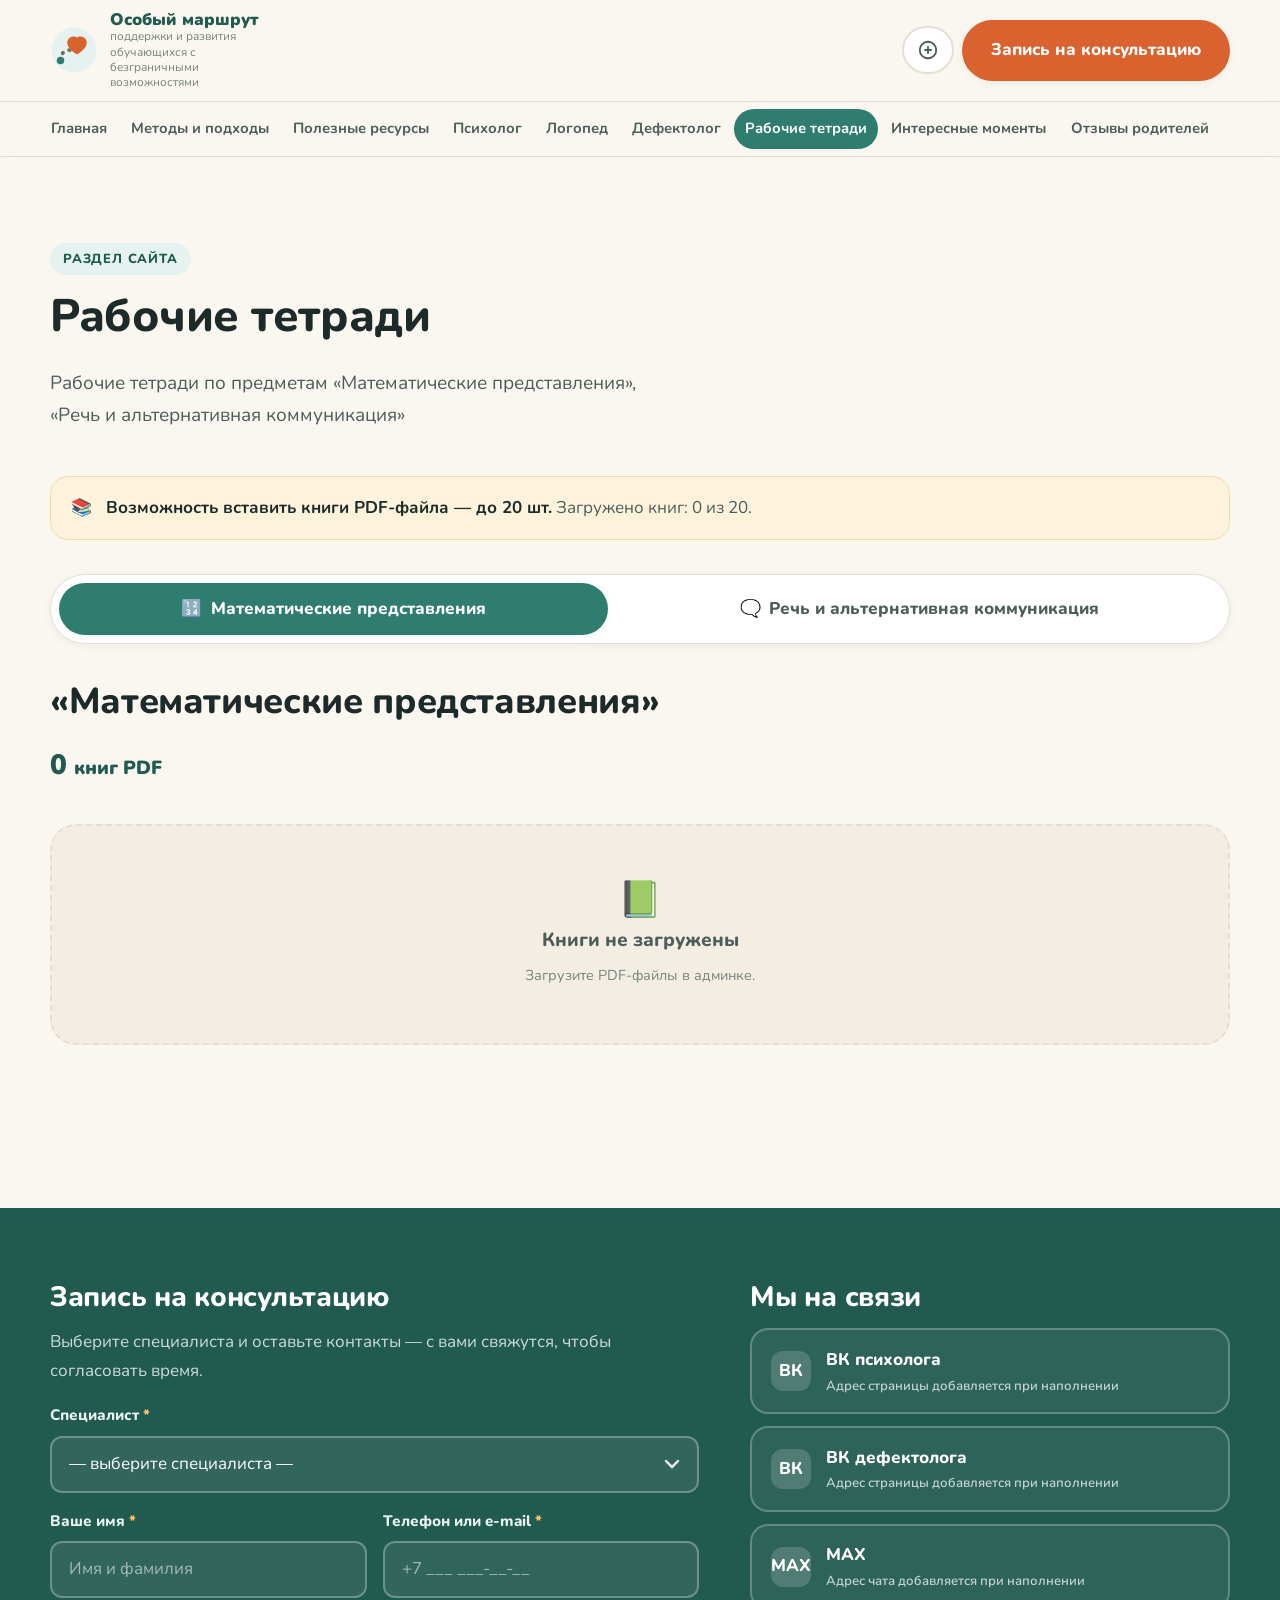
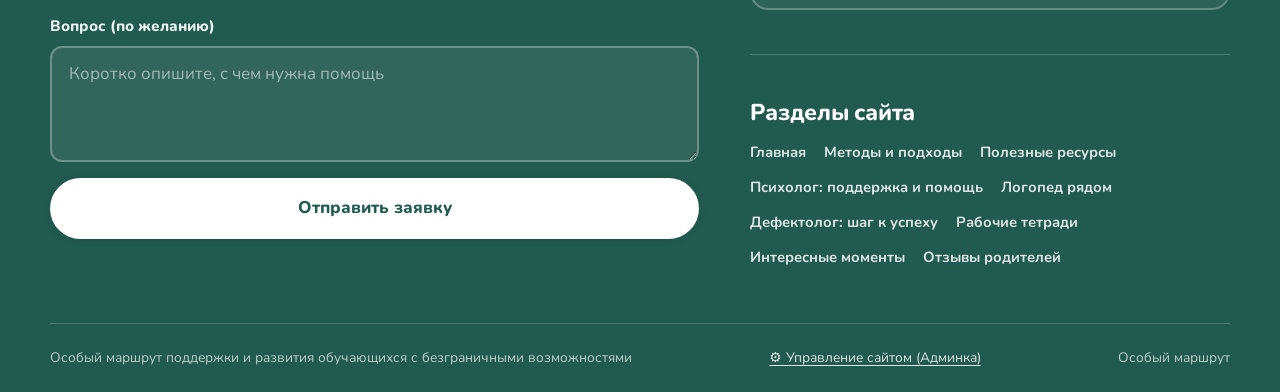
<file: сайт особый маршрут/tetradi.html>
<!DOCTYPE html>
<html lang="ru">
<head>
<meta charset="utf-8">
<meta name="viewport" content="width=device-width, initial-scale=1">
<title>Рабочие тетради — Особый маршрут</title>
<meta name="description" content="Рабочие тетради по предметам «Математические представления» и «Речь и альтернативная коммуникация» в формате PDF.">
<link rel="preconnect" href="https://fonts.googleapis.com">
<link rel="preconnect" href="https://fonts.gstatic.com" crossorigin>
<link href="https://fonts.googleapis.com/css2?family=Nunito:ital,wght@0,400;0,600;0,700;0,800;0,900;1,400&display=swap" rel="stylesheet">
<link rel="stylesheet" href="assets/css/style.css">
<link rel="icon" href="data:image/svg+xml,<svg xmlns='http://www.w3.org/2000/svg' viewBox='0 0 64 64'><circle cx='32' cy='32' r='30' fill='%23E6F2EF'/><path d='M40 14c5.5 0 9 3.6 9 8.6 0 6.6-8 11.6-11.4 14.5-.9.8-2.3.8-3.2 0C31 34.2 23 29.2 23 22.6 23 17.6 26.5 14 32 14c1.7 0 3.1.7 4 1.8.9-1.1 2.3-1.8 4-1.8z' fill='%23D9622F'/></svg>">
</head>
<body data-page="workbooks">
<a class="skip-link" href="#main">Перейти к основному содержанию</a>

<header class="header">
  <div class="wrap header__bar">
    <a class="logo" href="index.html">
      <svg class="logo__mark" viewBox="0 0 64 64" role="img" aria-hidden="true" focusable="false">
        <defs><linearGradient id="lgm" x1="0" y1="0" x2="1" y2="1">
          <stop offset="0" stop-color="#2F7D6E"/><stop offset="1" stop-color="#D9622F"/>
        </linearGradient></defs>
        <circle cx="32" cy="32" r="30" fill="#E6F2EF"/>
        <path d="M14 46c0-12 8-14 14-14s10-4 10-10" fill="none" stroke="url(#lgm)" stroke-width="5" stroke-linecap="round" stroke-dasharray="1 9"/>
        <path d="M40 14c5.5 0 9 3.6 9 8.6 0 6.6-8 11.6-11.4 14.5-.9.8-2.3.8-3.2 0C31 34.2 23 29.2 23 22.6 23 17.6 26.5 14 32 14c1.7 0 3.1.7 4 1.8.9-1.1 2.3-1.8 4-1.8z" fill="#D9622F"/>
        <circle cx="14" cy="46" r="5" fill="#2F7D6E"/>
      </svg>
      <span class="logo__text">
        <span class="logo__name">Особый маршрут</span>
        <span class="logo__sub">поддержки и развития обучающихся с безграничными возможностями</span>
      </span>
    </a>

    <div class="header__actions">
      <button type="button" class="icon-btn" id="a11y-toggle" aria-expanded="false" aria-controls="a11y-panel">
        <svg width="22" height="22" viewBox="0 0 24 24" fill="none" stroke="currentColor" stroke-width="2" aria-hidden="true">
          <circle cx="12" cy="12" r="9"/><path d="M12 8v8M8 12h8"/>
        </svg>
        <span class="visually-hidden">Настройки отображения</span>
      </button>
      <a class="btn btn--accent header__cta" href="#zapis">Запись на консультацию</a>
      <button type="button" class="icon-btn burger" id="nav-toggle" aria-expanded="false" aria-controls="site-nav">
        <svg width="24" height="24" viewBox="0 0 24 24" fill="none" stroke="currentColor" stroke-width="2.4" stroke-linecap="round" aria-hidden="true">
          <path d="M4 7h16M4 12h16M4 17h16"/>
        </svg>
        <span class="visually-hidden">Меню</span>
      </button>
    </div>
  </div>

  <nav class="nav" id="site-nav" aria-label="Основное меню">
    <div class="wrap">
      <ul class="nav__list">
        <li><a class="nav__link" href="index.html">Главная</a></li><li><a class="nav__link" href="metody.html">Методы и подходы</a></li><li><a class="nav__link" href="resursy.html">Полезные ресурсы</a></li><li><a class="nav__link" href="psiholog.html">Психолог</a></li><li><a class="nav__link" href="logoped.html">Логопед</a></li><li><a class="nav__link" href="defektolog.html">Дефектолог</a></li><li><a class="nav__link" href="tetradi.html" aria-current="page">Рабочие тетради</a></li><li><a class="nav__link" href="galereya.html">Интересные моменты</a></li><li><a class="nav__link" href="otzyvy.html">Отзывы родителей</a></li>
        <li class="nav__cta"><a class="btn btn--accent btn--wide" href="#zapis">Запись на консультацию</a></li>
      </ul>
    </div>
  </nav>

  <div class="wrap">
    <div class="a11y" id="a11y-panel">
      <div class="a11y__group">
        <span class="a11y__label" id="fs-label">Размер шрифта</span>
        <div role="group" aria-labelledby="fs-label" style="display:flex;gap:6px">
          <button type="button" class="a11y__btn" data-fs="1" aria-pressed="true">А</button>
          <button type="button" class="a11y__btn" data-fs="1.15" aria-pressed="false" style="font-size:1.12em">А</button>
          <button type="button" class="a11y__btn" data-fs="1.32" aria-pressed="false" style="font-size:1.28em">А</button>
        </div>
      </div>
      <div class="a11y__group">
        <span class="a11y__label">Контраст</span>
        <button type="button" class="a11y__btn" id="contrast-toggle" aria-pressed="false">Версия для слабовидящих</button>
      </div>
      <div class="a11y__group">
        <button type="button" class="a11y__btn" id="a11y-reset">Сбросить</button>
      </div>
    </div>
  </div>
</header>
<main id="main">
  <section class="section" aria-labelledby="page-title">
    <div class="wrap">
      <div class="section__head">
        <span class="eyebrow">Раздел сайта</span>
        <h1 id="page-title">Рабочие тетради</h1>
        <p class="lead" id="page-lead">Рабочие тетради по предметам «Математические представления», «Речь и альтернативная коммуникация»</p>
      </div>

      <p class="note" id="wb-note" style="margin-bottom:var(--gap)">
        <span aria-hidden="true">📚</span><span><b>Возможность вставить книги PDF-файла — до 20 шт.</b> Загружено книг: 0 из 20.</span>
      </p>

      <div class="tabs">
        <div class="tabs__list" id="wb-tabs" role="tablist" aria-label="Предметы">
          <button class="tab" role="tab" id="wb-tab-0" aria-controls="wb-panel-0" aria-selected="true"><span aria-hidden="true">🔢</span> Математические представления</button><button class="tab" role="tab" id="wb-tab-1" aria-controls="wb-panel-1" aria-selected="false"><span aria-hidden="true">🗨️</span> Речь и альтернативная коммуникация</button>
        </div>
        <div id="wb-panels">
          <div class="tabpanel" role="tabpanel" id="wb-panel-0" aria-labelledby="wb-tab-0" tabindex="0">
          <h2>«Математические представления»</h2>
          <p class="lead" style="margin-bottom:var(--gap)"><span class="counter"><span class="counter__num">0</span> книг PDF</span></p>
          <div class="empty">
            <span class="empty__art" aria-hidden="true">📗</span>
            <p class="empty__title">Книги не загружены</p>
            <p class="empty__hint">Загрузите PDF-файлы через админку сайта.</p>
          </div>
        </div><div class="tabpanel" role="tabpanel" id="wb-panel-1" aria-labelledby="wb-tab-1" tabindex="0" hidden>
          <h2>«Речь и альтернативная коммуникация»</h2>
          <p class="lead" style="margin-bottom:var(--gap)"><span class="counter"><span class="counter__num">0</span> книг PDF</span></p>
          <div class="empty">
            <span class="empty__art" aria-hidden="true">📗</span>
            <p class="empty__title">Книги не загружены</p>
            <p class="empty__hint">Загрузите PDF-файлы через админку сайта.</p>
          </div>
        </div>
        </div>
      </div>
    </div>
  </section>
</main>
<footer class="footer" id="podval">
  <div class="wrap">
    <div class="footer__grid">
      <section id="zapis" aria-labelledby="zapis-title">
        <h2 id="zapis-title">Запись на консультацию</h2>
        <p class="footer__note">Выберите специалиста и оставьте контакты — с вами свяжутся, чтобы согласовать время.</p>
        <form class="form" id="consult-form" novalidate>
          <div class="field" data-field="spec">
            <label class="field__label" for="f-spec">Специалист <span class="field__req" aria-hidden="true">*</span></label>
            <select class="field__control" id="f-spec" name="spec" required aria-describedby="e-spec">
              <option value="">— выберите специалиста —</option>
              <option value="Педагог-психолог">Педагог-психолог</option><option value="Школьный логопед">Школьный логопед</option><option value="Школьный дефектолог">Школьный дефектолог</option><option value="Классный руководитель">Классный руководитель</option>
            </select>
            <p class="field__error" id="e-spec" hidden>Пожалуйста, выберите специалиста.</p>
          </div>

          <div class="form__row">
            <div class="field" data-field="name">
              <label class="field__label" for="f-name">Ваше имя <span class="field__req" aria-hidden="true">*</span></label>
              <input class="field__control" id="f-name" name="name" type="text" required autocomplete="name" placeholder="Имя и фамилия" aria-describedby="e-name">
              <p class="field__error" id="e-name" hidden>Укажите, пожалуйста, имя.</p>
            </div>
            <div class="field" data-field="contact">
              <label class="field__label" for="f-contact">Телефон или e-mail <span class="field__req" aria-hidden="true">*</span></label>
              <input class="field__control" id="f-contact" name="contact" type="text" required placeholder="+7 ___ ___-__-__" aria-describedby="e-contact">
              <p class="field__error" id="e-contact" hidden>Укажите телефон или e-mail для связи.</p>
            </div>
          </div>

          <div class="field" data-field="message">
            <label class="field__label" for="f-message">Вопрос (по желанию)</label>
            <textarea class="field__control" id="f-message" name="message" placeholder="Коротко опишите, с чем нужна помощь"></textarea>
          </div>

          <button class="btn btn--light btn--wide" type="submit">Отправить заявку</button>
          <p class="form__status" id="form-status" role="status" hidden></p>
        </form>
      </section>

      <section aria-labelledby="svyaz-title">
        <h2 id="svyaz-title">Мы на связи</h2>
        <ul class="social">
          <li><a class="social__link" href="https://vk.com" target="_blank" rel="noopener noreferrer">
      <span class="social__ico" aria-hidden="true">ВК</span>
      <span class="social__meta">ВК психолога<span>Адрес страницы добавляется при наполнении</span></span>
    </a></li><li><a class="social__link" href="https://vk.com" target="_blank" rel="noopener noreferrer">
      <span class="social__ico" aria-hidden="true">ВК</span>
      <span class="social__meta">ВК дефектолога<span>Адрес страницы добавляется при наполнении</span></span>
    </a></li><li><a class="social__link" href="https://max.ru" target="_blank" rel="noopener noreferrer">
      <span class="social__ico" aria-hidden="true">MAX</span>
      <span class="social__meta">МАХ<span>Адрес чата добавляется при наполнении</span></span>
    </a></li>
        </ul>

        <hr class="divider" style="border-color:rgba(255,255,255,.2);background:rgba(255,255,255,.2)">

        <h3 style="color:#fff">Разделы сайта</h3>
        <ul class="footer__map">
          <li><a href="index.html">Главная</a></li><li><a href="metody.html">Методы и подходы</a></li><li><a href="resursy.html">Полезные ресурсы</a></li><li><a href="psiholog.html">Психолог: поддержка и помощь</a></li><li><a href="logoped.html">Логопед рядом</a></li><li><a href="defektolog.html">Дефектолог: шаг к успеху</a></li><li><a href="tetradi.html" aria-current="page">Рабочие тетради</a></li><li><a href="galereya.html">Интересные моменты</a></li><li><a href="otzyvy.html">Отзывы родителей</a></li>
        </ul>
      </section>
    </div>

    <div class="footer__bottom">
      <span>Особый маршрут поддержки и развития обучающихся с безграничными возможностями</span>
      <span><a href="admin/index.html" style="color:rgba(255,255,255,0.85);text-decoration:underline;">⚙️ Управление сайтом (Админка)</a></span>
      <span>Особый маршрут</span>
    </div>
  </div>
</footer>
<script src="assets/data/content.js"></script>
<script src="assets/js/layout.js"></script>
<script src="assets/js/render.js"></script>
<script src="assets/js/main.js"></script>
</body>
</html>
</file>
<file: сайт особый маршрут/assets/css/style.css>
/* =========================================================
   Особый маршрут — базовые стили прототипа
   Аудитория: родители детей с ОВЗ и педагоги сопровождения.
   Приоритеты: крупный текст, высокий контраст, спокойные
   тёплые цвета, крупные зоны нажатия, понятная навигация.
   ========================================================= */

:root {
  /* Палитра */
  --bg:        #FAF6F0;
  --bg-warm:   #F4EDE3;
  --surface:   #FFFFFF;
  --line:      #E6DED2;

  --ink:       #1C2B29;
  --ink-2:     #4C5D5A;
  --ink-3:     #77847F;

  --brand:     #2F7D6E;
  --brand-d:   #215A4F;
  --brand-l:   #E6F2EF;

  --accent:    #D9622F;
  --accent-d:  #B44D22;
  --accent-l:  #FCEDE4;

  --sun:       #E3A008;
  --sun-l:     #FDF3DC;
  --sky:       #2F73B0;
  --sky-l:     #E6F0F9;
  --lav:       #6E5BB8;
  --lav-l:     #EDEAF9;
  --rose:      #C04B78;
  --rose-l:    #FBE9F0;

  /* Цвет текущего раздела (переопределяется на странице) */
  --theme:     var(--brand);
  --theme-d:   var(--brand-d);
  --theme-l:   var(--brand-l);

  /* Типографика */
  --font: "Nunito", "Segoe UI", "PT Sans", system-ui, -apple-system, sans-serif;
  --fs: 1;              /* множитель размера шрифта (панель доступности) */
  --step-0: calc(1.0625rem * var(--fs));
  --step-1: calc(1.1875rem * var(--fs));
  --step-2: calc(1.4375rem * var(--fs));
  --step-3: calc(1.75rem  * var(--fs));
  --step-4: calc(2.25rem  * var(--fs));
  --step-5: calc(2.85rem  * var(--fs));

  /* Форма и тень */
  --r-s: 12px;
  --r-m: 18px;
  --r-l: 26px;
  --r-xl: 36px;
  --shadow-s: 0 2px 8px rgba(33, 45, 43, .06);
  --shadow-m: 0 8px 24px rgba(33, 45, 43, .08);
  --shadow-l: 0 18px 46px rgba(33, 45, 43, .12);

  --wrap: 1180px;
  --gap: clamp(18px, 3vw, 34px);
}

/* ---------- Контрастная тема (версия для слабовидящих) ---------- */
body.contrast {
  --bg:      #000000;
  --bg-warm: #0B0B0B;
  --surface: #000000;
  --line:    #FFD400;

  --ink:     #FFD400;
  --ink-2:   #FFD400;
  --ink-3:   #E3BE00;

  --brand:   #FFD400;
  --brand-d: #FFD400;
  --brand-l: #1A1500;

  --accent:  #FFD400;
  --accent-d:#FFD400;
  --accent-l:#1A1500;

  --sun: #FFD400;  --sun-l: #1A1500;
  --sky: #FFD400;  --sky-l: #1A1500;
  --lav: #FFD400;  --lav-l: #1A1500;
  --rose:#FFD400;  --rose-l:#1A1500;

  --theme: #FFD400; --theme-d: #FFD400; --theme-l: #1A1500;

  --shadow-s: none; --shadow-m: none; --shadow-l: none;
}
body.contrast img,
body.contrast .ill,
body.contrast .slot__art { filter: grayscale(1) contrast(1.4); }
body.contrast * { text-shadow: none !important; }

/* ---------------------- Сброс и база ---------------------- */
*, *::before, *::after { box-sizing: border-box; }

html { scroll-behavior: smooth; scroll-padding-top: 96px; }
@media (prefers-reduced-motion: reduce) {
  html { scroll-behavior: auto; }
  *, *::before, *::after { animation-duration: .001ms !important; transition-duration: .001ms !important; }
}

body {
  margin: 0;
  font-family: var(--font);
  font-size: var(--step-0);
  line-height: 1.7;
  color: var(--ink);
  background: var(--bg);
  -webkit-font-smoothing: antialiased;
  overflow-wrap: break-word;
}

h1, h2, h3, h4 { line-height: 1.22; margin: 0 0 .5em; font-weight: 800; letter-spacing: -.01em; }
h1 { font-size: var(--step-5); }
h2 { font-size: var(--step-4); }
h3 { font-size: var(--step-2); }
h4 { font-size: var(--step-1); }
p  { margin: 0 0 1em; }
p:last-child { margin-bottom: 0; }

a { color: var(--brand-d); text-underline-offset: 3px; }
a:hover { color: var(--accent-d); }

img, svg, video { max-width: 100%; display: block; }

button, input, select, textarea { font: inherit; color: inherit; }

:focus-visible {
  outline: 3px solid var(--accent);
  outline-offset: 3px;
  border-radius: 6px;
}
body.contrast :focus-visible { outline-color: #FFD400; }

.wrap { width: min(var(--wrap), 100% - 2 * clamp(16px, 4vw, 40px)); margin-inline: auto; }
.visually-hidden {
  position: absolute !important; width: 1px; height: 1px; overflow: hidden;
  clip: rect(0 0 0 0); clip-path: inset(50%); white-space: nowrap;
}

.skip-link {
  position: absolute; left: 12px; top: -80px; z-index: 200;
  background: var(--accent); color: #fff; padding: 12px 20px;
  border-radius: 0 0 var(--r-s) var(--r-s); font-weight: 700; text-decoration: none;
  transition: top .2s;
}
.skip-link:focus { top: 0; color: #fff; }

/* ------------------------ Кнопки ------------------------ */
.btn {
  --btn-bg: var(--brand);
  --btn-fg: #fff;
  display: inline-flex; align-items: center; justify-content: center; gap: .55em;
  padding: .82em 1.6em;
  min-height: 52px;
  border: 2px solid transparent;
  border-radius: 999px;
  background: var(--btn-bg);
  color: var(--btn-fg);
  font-weight: 800;
  font-size: var(--step-0);
  text-decoration: none;
  cursor: pointer;
  box-shadow: var(--shadow-s);
  transition: transform .16s ease, box-shadow .16s ease, background-color .16s ease;
}
.btn:hover { transform: translateY(-2px); box-shadow: var(--shadow-m); color: var(--btn-fg); }
.btn:active { transform: translateY(0); }
.btn--accent  { --btn-bg: var(--accent); }
.btn--accent:hover { --btn-bg: var(--accent-d); }
.btn--ghost   { --btn-bg: transparent; --btn-fg: var(--brand-d); border-color: var(--brand); }
.btn--ghost:hover { --btn-bg: var(--brand-l); }
.btn--light   { --btn-bg: #fff; --btn-fg: var(--brand-d); }
.btn--wide    { width: 100%; }
body.contrast .btn { border-color: #FFD400; background: #000; color: #FFD400; }
body.contrast .btn:hover { background: #1A1500; }

/* ------------------------- Шапка ------------------------- */
.header {
  position: sticky; top: 0; z-index: 100;
  background: color-mix(in srgb, var(--bg) 88%, transparent);
  backdrop-filter: blur(10px);
  border-bottom: 1px solid var(--line);
}
body.contrast .header { background: #000; }

.header__bar {
  display: flex; align-items: center; gap: 16px;
  min-height: 78px; padding-block: 10px;
}

.logo { display: flex; align-items: center; gap: 12px; text-decoration: none; color: var(--ink); flex-shrink: 0; }
.logo__mark { width: 48px; height: 48px; flex-shrink: 0; }
.logo__text { display: grid; }
.logo__name { font-weight: 900; font-size: calc(1.05rem * var(--fs)); line-height: 1.15; color: var(--brand-d); }
.logo__sub  { font-size: calc(.74rem * var(--fs)); color: var(--ink-3); line-height: 1.3; max-width: 25ch; }

.nav { border-top: 1px solid var(--line); }
.nav > .wrap { width: min(1340px, 100% - 2 * clamp(16px, 4vw, 40px)); }
.nav__list {
  display: flex; flex-wrap: wrap; gap: 2px;
  list-style: none; margin: 0; padding: 7px 0;
}
.nav__link {
  display: block; padding: .5em .75em; border-radius: 999px;
  font-size: calc(.92rem * var(--fs)); font-weight: 700;
  color: var(--ink-2); text-decoration: none; white-space: nowrap;
  transition: background-color .15s, color .15s;
}
.nav__link:hover { background: var(--brand-l); color: var(--brand-d); }
.nav__link[aria-current="page"] { background: var(--brand); color: #fff; }
body.contrast .nav__link[aria-current="page"] { background: #1A1500; color: #FFD400; outline: 2px solid #FFD400; }

.header__actions { display: flex; align-items: center; gap: 8px; flex-shrink: 0; margin-inline-start: auto; }

.icon-btn {
  display: inline-flex; align-items: center; justify-content: center; gap: .4em;
  min-width: 48px; height: 48px; padding: 0 .9em;
  border: 2px solid var(--line); border-radius: 999px;
  background: var(--surface); color: var(--ink-2);
  font-weight: 700; font-size: calc(.9rem * var(--fs)); cursor: pointer;
  transition: border-color .15s, color .15s, background-color .15s;
}
.icon-btn:hover { border-color: var(--brand); color: var(--brand-d); }
.icon-btn[aria-pressed="true"], .icon-btn[aria-expanded="true"] { background: var(--brand); border-color: var(--brand); color: #fff; }
body.contrast .icon-btn { background: #000; }

.burger { display: none; }
.nav__cta { display: none; margin-top: 10px; }

/* Панель доступности */
.a11y {
  display: none; gap: 14px; flex-wrap: wrap; align-items: center;
  padding: 14px 0 18px; border-top: 1px dashed var(--line);
}
.a11y.is-open { display: flex; }
.a11y__group { display: flex; align-items: center; gap: 8px; flex-wrap: wrap; }
.a11y__label { font-size: calc(.88rem * var(--fs)); font-weight: 700; color: var(--ink-3); }
.a11y__btn {
  min-width: 46px; height: 44px; padding: 0 .8em;
  border: 2px solid var(--line); border-radius: 10px; background: var(--surface);
  font-weight: 800; cursor: pointer;
}
.a11y__btn[aria-pressed="true"] { background: var(--brand); border-color: var(--brand); color: #fff; }
body.contrast .a11y__btn[aria-pressed="true"] { background: #1A1500; color: #FFD400; }

@media (max-width: 1140px) {
  .burger { display: inline-flex; }
  .nav {
    display: none;
    background: var(--surface);
    box-shadow: var(--shadow-l);
    max-height: calc(100dvh - 78px); overflow-y: auto;
  }
  .nav.is-open { display: block; }
  .nav__list { flex-direction: column; gap: 2px; padding: 10px 0 18px; }
  .nav__link { padding: .85em 1em; font-size: var(--step-0); }
  .nav__cta { display: block; }
  .header__cta { display: none; }
}
@media (max-width: 640px) {
  .logo__sub { display: none; }
  .logo__mark { width: 42px; height: 42px; }
  .header__bar { min-height: 70px; }
  .nav { max-height: calc(100dvh - 70px); }
}

/* ------------------------- Секции ------------------------- */
.section { padding-block: clamp(46px, 7vw, 86px); }
.section--tint { background: var(--bg-warm); }
.section--brand-tint { background: var(--theme-l); }

.section__head { max-width: 62ch; margin-bottom: clamp(26px, 4vw, 44px); }
.section__head--center { margin-inline: auto; text-align: center; }

.eyebrow {
  display: inline-flex; align-items: center; gap: .5em;
  padding: .4em 1em; margin-bottom: 1em;
  background: var(--theme-l); color: var(--theme-d);
  border-radius: 999px; font-weight: 800;
  font-size: calc(.82rem * var(--fs)); letter-spacing: .06em; text-transform: uppercase;
}
body.contrast .eyebrow { outline: 2px solid #FFD400; }

.lead { font-size: var(--step-1); color: var(--ink-2); }

/* ------------------------- Герой ------------------------- */
.hero { position: relative; overflow: hidden; padding-block: clamp(40px, 6vw, 76px) clamp(40px, 6vw, 70px); }
.hero::before {
  content: ""; position: absolute; inset: -30% -10% auto -10%; height: 130%;
  background:
    radial-gradient(60% 55% at 15% 20%, rgba(47,125,110,.16), transparent 62%),
    radial-gradient(52% 50% at 88% 12%, rgba(217,98,47,.15), transparent 60%),
    radial-gradient(45% 45% at 70% 92%, rgba(227,160,8,.14), transparent 62%);
  pointer-events: none;
}
body.contrast .hero::before { display: none; }
.hero__grid {
  position: relative;
  display: grid; grid-template-columns: 1.05fr .95fr; gap: clamp(24px, 4vw, 56px); align-items: center;
}
.hero__title { margin-bottom: .45em; }
.hero__title em { font-style: normal; color: var(--brand-d); }
.hero__actions { display: flex; flex-wrap: wrap; gap: 12px; margin-top: 1.6em; }
.hero__art { position: relative; }
@media (max-width: 900px) {
  .hero__grid { grid-template-columns: 1fr; }
  .hero__art { order: -1; }
}

/* Девиз */
.motto {
  position: relative;
  margin-top: clamp(34px, 5vw, 54px);
  padding: clamp(26px, 4vw, 42px) clamp(24px, 5vw, 64px);
  background: linear-gradient(135deg, var(--brand-d), var(--brand));
  color: #fff; border-radius: var(--r-xl); box-shadow: var(--shadow-m);
  text-align: center; overflow: hidden;
}
body.contrast .motto { background: #000; border: 3px solid #FFD400; color: #FFD400; }
.motto::before, .motto::after {
  content: "”"; position: absolute; font-size: 12rem; line-height: 1; opacity: .16; font-family: Georgia, serif;
}
.motto::before { content: "“"; top: -2.2rem; left: 1rem; }
.motto::after  { bottom: -5.4rem; right: 1.4rem; }
.motto__label {
  display: block; font-size: calc(.82rem * var(--fs)); letter-spacing: .14em;
  text-transform: uppercase; opacity: .85; margin-bottom: .7em; font-weight: 800;
}
.motto__text { position: relative; font-size: var(--step-3); font-weight: 800; line-height: 1.35; margin: 0; }

/* ------------------------- Карточки ------------------------- */
.grid { display: grid; gap: var(--gap); }
.grid--2 { grid-template-columns: repeat(auto-fit, minmax(300px, 1fr)); }
.grid--3 { grid-template-columns: repeat(auto-fit, minmax(276px, 1fr)); }
.grid--4 { grid-template-columns: repeat(auto-fit, minmax(210px, 1fr)); }
.grid--reviews { grid-template-columns: repeat(auto-fit, minmax(360px, 1fr)); max-width: 1000px; }

.card {
  background: var(--surface); border: 1px solid var(--line); border-radius: var(--r-l);
  padding: clamp(22px, 3vw, 32px); box-shadow: var(--shadow-s);
  transition: transform .18s ease, box-shadow .18s ease, border-color .18s ease;
}
.card--hover:hover { transform: translateY(-4px); box-shadow: var(--shadow-m); border-color: var(--theme); }
.card__icon {
  display: grid; place-items: center; width: 64px; height: 64px; margin-bottom: .7em;
  border-radius: 20px; background: var(--theme-l); font-size: calc(1.8rem * var(--fs)); line-height: 1;
}
.card__title { margin-bottom: .4em; }
.card__text { color: var(--ink-2); margin: 0; }
.card__text + .card__text { margin-top: .8em; }

/* Цветовые акценты карточек памятки */
.tone-1 { --theme: var(--sky);   --theme-d: #235887; --theme-l: var(--sky-l); }
.tone-2 { --theme: var(--lav);   --theme-d: #52439A; --theme-l: var(--lav-l); }
.tone-3 { --theme: var(--sun);   --theme-d: #9A6E05; --theme-l: var(--sun-l); }
.tone-4 { --theme: var(--brand); --theme-d: var(--brand-d); --theme-l: var(--brand-l); }
.tone-5 { --theme: var(--accent);--theme-d: var(--accent-d); --theme-l: var(--accent-l); }
.tone-6 { --theme: var(--rose);  --theme-d: #94355A; --theme-l: var(--rose-l); }

/* ------------------------- Вкладки ------------------------- */
.tabs__list {
  display: flex; flex-wrap: wrap; gap: 10px;
  padding: 8px; margin-bottom: clamp(24px, 3vw, 36px);
  background: var(--surface); border: 1px solid var(--line);
  border-radius: 999px; box-shadow: var(--shadow-s);
}
@media (max-width: 620px) { .tabs__list { border-radius: var(--r-m); } }

.tab {
  flex: 1 1 auto;
  display: inline-flex; align-items: center; justify-content: center; gap: .5em;
  min-height: 52px; padding: .6em 1.3em;
  border: none; border-radius: 999px; background: transparent;
  color: var(--ink-2); font-weight: 800; font-size: var(--step-0);
  cursor: pointer; white-space: nowrap;
  transition: background-color .16s, color .16s;
}
.tab:hover { background: var(--theme-l); color: var(--theme-d); }
.tab[aria-selected="true"] { background: var(--theme); color: #fff; box-shadow: var(--shadow-s); }
body.contrast .tab[aria-selected="true"] { background: #1A1500; color: #FFD400; outline: 2px solid #FFD400; }

.tabpanel[hidden] { display: none; }
.tabpanel { animation: fade .28s ease both; }
@keyframes fade { from { opacity: 0; transform: translateY(8px); } to { opacity: 1; transform: none; } }

/* ------------------------- Аккордеон ------------------------- */
.acc { display: grid; gap: 14px; }
.acc__item { background: var(--surface); border: 1px solid var(--line); border-radius: var(--r-m); overflow: hidden; }
.acc__btn {
  display: flex; align-items: center; gap: .8em; width: 100%;
  padding: 1.05em 1.2em; border: none; background: transparent;
  font-weight: 800; font-size: var(--step-1); text-align: left; cursor: pointer;
}
.acc__btn:hover { background: var(--theme-l); }
.acc__emoji { font-size: 1.3em; line-height: 1; }
.acc__chev { margin-inline-start: auto; transition: transform .22s ease; color: var(--theme); flex-shrink: 0; }
.acc__btn[aria-expanded="true"] .acc__chev { transform: rotate(180deg); }
.acc__panel { padding: 0 1.4em 1.3em; color: var(--ink-2); }
.acc__panel[hidden] { display: none; }

/* ------------------- Список подходов / методов ------------------- */
.method { display: grid; gap: .4em; }
.method__name { font-weight: 800; font-size: var(--step-1); color: var(--ink); }
.method__desc { color: var(--ink-2); margin: 0; }
.method__example {
  margin-top: .7em; padding: .8em 1.1em;
  background: var(--theme-l); border-left: 5px solid var(--theme);
  border-radius: 0 var(--r-s) var(--r-s) 0; color: var(--ink-2);
}
.method__example b { color: var(--theme-d); }
body.contrast .method__example { border-left-color: #FFD400; }

/* ------------------------- Ресурсы ------------------------- */
.res {
  display: flex; flex-direction: column; gap: .8em;
  text-decoration: none; color: inherit; height: 100%;
}
.res__badge {
  display: grid; place-items: center; width: 62px; height: 62px;
  border-radius: 18px; background: var(--theme-l); font-size: calc(1.7rem * var(--fs));
}
.res__title { font-weight: 800; font-size: var(--step-1); color: var(--ink); margin: 0; }
.res__url { font-size: calc(.85rem * var(--fs)); color: var(--ink-3); word-break: break-all; margin: 0; }
.res__go {
  margin-top: auto; padding-top: .7em;
  display: inline-flex; align-items: center; gap: .4em;
  font-weight: 800; color: var(--theme-d);
}
.res:hover .res__go { gap: .8em; }

/* ------------------- Слоты под контент ------------------- */
.slot {
  display: grid; place-items: center; gap: .5em; text-align: center;
  padding: clamp(24px, 4vw, 40px) 20px;
  border: 2px dashed var(--line); border-radius: var(--r-l);
  background: repeating-linear-gradient(45deg, var(--bg-warm), var(--bg-warm) 12px, transparent 12px, transparent 24px);
  color: var(--ink-3);
  min-height: 180px;
}
.slot__art { font-size: calc(2rem * var(--fs)); line-height: 1; }
.slot__title { font-weight: 800; color: var(--ink-2); font-size: var(--step-0); }
.slot__hint { font-size: calc(.85rem * var(--fs)); margin: 0; max-width: 34ch; }
.slot--wide { min-height: 260px; }
.slot--photo { aspect-ratio: 4 / 3; min-height: 0; }

.pdf-slot {
  display: flex; flex-direction: column; gap: .5em; align-items: flex-start;
  padding: 18px; border: 2px dashed var(--line); border-radius: var(--r-m);
  background: var(--surface); min-height: 168px;
}
.pdf-slot__icon {
  display: grid; place-items: center; width: 44px; height: 54px;
  border-radius: 6px 12px 6px 6px; background: var(--accent-l); color: var(--accent-d);
  font-weight: 900; font-size: calc(.72rem * var(--fs)); letter-spacing: .04em;
}
.pdf-slot__num { font-weight: 800; color: var(--ink-2); }
.pdf-slot__hint { font-size: calc(.82rem * var(--fs)); color: var(--ink-3); margin: 0; }

/* ------------------------- Галерея ------------------------- */
.filters { display: flex; flex-wrap: wrap; gap: 10px; margin-bottom: var(--gap); }
.chip {
  min-height: 48px; padding: .55em 1.3em;
  border: 2px solid var(--line); border-radius: 999px; background: var(--surface);
  font-weight: 800; cursor: pointer; color: var(--ink-2);
  transition: all .15s;
}
.chip:hover { border-color: var(--theme); color: var(--theme-d); }
.chip[aria-pressed="true"] { background: var(--theme); border-color: var(--theme); color: #fff; }
body.contrast .chip[aria-pressed="true"] { background: #1A1500; color: #FFD400; }

.gallery { display: grid; gap: 18px; grid-template-columns: repeat(auto-fill, minmax(240px, 1fr)); }
.gallery__item { position: relative; margin: 0; }
.gallery__btn {
  width: 100%; padding: 0; border: 2px dashed var(--line); border-radius: var(--r-m);
  background: var(--bg-warm); cursor: pointer; overflow: hidden; display: block;
  transition: transform .18s, border-color .18s;
}
.gallery__btn:hover { transform: translateY(-3px); border-color: var(--theme); }
.gallery__frame { aspect-ratio: 4/3; display: grid; place-items: center; gap: .3em; color: var(--ink-3); }
.gallery__kind {
  position: absolute; top: 12px; left: 12px; z-index: 2;
  padding: .3em .8em; border-radius: 999px; background: var(--surface);
  border: 1px solid var(--line); font-size: calc(.75rem * var(--fs)); font-weight: 800; color: var(--ink-2);
}
.gallery__cap { padding: .7em .2em 0; font-size: calc(.88rem * var(--fs)); color: var(--ink-2); font-weight: 700; }

/* ------------------------- Отзывы ------------------------- */
.review { display: flex; flex-direction: column; gap: .9em; height: 100%; }
.review__head { display: flex; align-items: center; gap: .8em; }
.review__avatar {
  display: grid; place-items: center; width: 56px; height: 56px; flex-shrink: 0;
  border-radius: 50%; background: var(--theme-l); color: var(--theme-d);
  font-weight: 900; font-size: calc(1.05rem * var(--fs)); letter-spacing: .02em;
}
.review__who { font-weight: 800; }
.review__date { font-size: calc(.85rem * var(--fs)); color: var(--ink-3); }
.review__stars { color: var(--sun); letter-spacing: .1em; }
body.contrast .review__stars { color: #FFD400; }

/* ------------------------- Подвал ------------------------- */
.footer { background: var(--brand-d); color: #EAF3F0; padding-block: clamp(44px, 6vw, 72px) 0; margin-top: clamp(40px, 6vw, 80px); }
body.contrast .footer { background: #000; border-top: 3px solid #FFD400; color: #FFD400; }
.footer a { color: #fff; }
body.contrast .footer a { color: #FFD400; }
.footer__grid { display: grid; grid-template-columns: 1.15fr .85fr; gap: clamp(28px, 4vw, 56px); align-items: start; }
@media (max-width: 880px) { .footer__grid { grid-template-columns: 1fr; } }

.footer h2 { font-size: var(--step-3); color: #fff; }
body.contrast .footer h2 { color: #FFD400; }
.footer__note { color: rgba(255,255,255,.78); }
body.contrast .footer__note { color: #FFD400; }

/* Форма */
.form { display: grid; gap: 16px; }
.field { display: grid; gap: .4em; }
.field__label { font-weight: 800; font-size: calc(.95rem * var(--fs)); }
.field__req { color: #FFC46B; }
body.contrast .field__req { color: #FFD400; }
.field__control {
  width: 100%; min-height: 54px; padding: .7em 1em;
  border: 2px solid rgba(255,255,255,.28); border-radius: var(--r-s);
  background: rgba(255,255,255,.08); color: #fff;
  transition: border-color .15s, background-color .15s;
}
.field__control::placeholder { color: rgba(255,255,255,.55); }
.field__control:hover { border-color: rgba(255,255,255,.5); }
.field__control:focus { background: rgba(255,255,255,.14); border-color: #fff; outline-offset: 2px; }
select.field__control { appearance: none; background-image: url("data:image/svg+xml;utf8,<svg xmlns='http://www.w3.org/2000/svg' width='22' height='22' fill='none' stroke='white' stroke-width='2.4' stroke-linecap='round'><path d='M5 8l6 6 6-6'/></svg>"); background-repeat: no-repeat; background-position: right 14px center; padding-right: 46px; }
select.field__control option { color: #1C2B29; background: #fff; }
textarea.field__control { min-height: 116px; resize: vertical; }
body.contrast .field__control { background: #000; border-color: #FFD400; color: #FFD400; }
body.contrast select.field__control option { color: #FFD400; background: #000; }

.field--error .field__control { border-color: #FFB4A2; background: rgba(255,120,90,.16); }
.field__error { font-size: calc(.85rem * var(--fs)); color: #FFC9BC; font-weight: 700; }
body.contrast .field__error { color: #FFD400; }
.field__error[hidden] { display: none; }

.form__row { display: grid; grid-template-columns: 1fr 1fr; gap: 16px; }
@media (max-width: 560px) { .form__row { grid-template-columns: 1fr; } }

.form__status {
  display: flex; align-items: flex-start; gap: .7em;
  padding: 1em 1.2em; border-radius: var(--r-m);
  background: rgba(255,255,255,.14); border: 2px solid rgba(255,255,255,.4);
  font-weight: 700;
}
.form__status[hidden] { display: none; }
body.contrast .form__status { background: #1A1500; border-color: #FFD400; }

.social { display: grid; gap: 12px; margin: 0; padding: 0; list-style: none; }
.social__link {
  display: flex; align-items: center; gap: .9em;
  padding: .9em 1.1em; min-height: 62px;
  border: 2px solid rgba(255,255,255,.25); border-radius: var(--r-m);
  background: rgba(255,255,255,.06);
  text-decoration: none; font-weight: 800;
  transition: background-color .16s, border-color .16s, transform .16s;
}
.social__link:hover { background: rgba(255,255,255,.14); border-color: #fff; transform: translateX(4px); }
.social__ico { display: grid; place-items: center; width: 40px; height: 40px; border-radius: 12px; background: rgba(255,255,255,.16); flex-shrink: 0; }
.social__meta { display: grid; }
.social__meta span { font-weight: 600; font-size: calc(.82rem * var(--fs)); color: rgba(255,255,255,.72); }
body.contrast .social__meta span { color: #FFD400; }
body.contrast .social__link { background: #000; border-color: #FFD400; }

.footer__map { list-style: none; margin: 0; padding: 0; display: flex; flex-wrap: wrap; gap: 6px 18px; }
.footer__map a { font-weight: 700; font-size: calc(.92rem * var(--fs)); text-decoration: none; color: rgba(255,255,255,.85); }
.footer__map a:hover { color: #fff; text-decoration: underline; }

.footer__bottom {
  margin-top: clamp(32px, 4vw, 52px); padding-block: 22px;
  border-top: 1px solid rgba(255,255,255,.18);
  display: flex; flex-wrap: wrap; gap: 12px 26px; align-items: center; justify-content: space-between;
  font-size: calc(.86rem * var(--fs)); color: rgba(255,255,255,.7);
}
body.contrast .footer__bottom { color: #FFD400; border-top-color: #FFD400; }

/* ------------------------- Лайтбокс ------------------------- */
.lightbox {
  position: fixed; inset: 0; z-index: 200;
  display: grid; place-items: center; padding: 24px;
  background: rgba(16, 24, 22, .86); backdrop-filter: blur(4px);
}
.lightbox[hidden] { display: none; }
.lightbox__box {
  position: relative; width: min(760px, 100%);
  background: var(--surface); border-radius: var(--r-l); padding: clamp(26px, 4vw, 44px);
  box-shadow: var(--shadow-l); text-align: center;
}
body.contrast .lightbox__box { border: 3px solid #FFD400; }
.lightbox__close {
  position: absolute; top: 12px; right: 12px;
  width: 48px; height: 48px; border-radius: 50%;
  border: 2px solid var(--line); background: var(--surface); cursor: pointer;
  font-size: 1.4rem; line-height: 1; color: var(--ink-2);
}
.lightbox__close:hover { border-color: var(--accent); color: var(--accent-d); }
.lightbox__stage {
  display: grid; place-items: center; gap: .5em;
  aspect-ratio: 16/10; margin-bottom: 1em;
  border: 2px dashed var(--line); border-radius: var(--r-m); background: var(--bg-warm); color: var(--ink-3);
}
.lightbox__nav { display: flex; gap: 12px; justify-content: center; flex-wrap: wrap; }

/* ------------------------- Мелочи ------------------------- */
.pill-row { display: flex; flex-wrap: wrap; gap: 10px; }
.pill {
  display: inline-flex; align-items: center; gap: .45em;
  padding: .45em 1em; border-radius: 999px;
  background: var(--theme-l); color: var(--theme-d); font-weight: 800;
  font-size: calc(.88rem * var(--fs));
}
.stack > * + * { margin-top: clamp(18px, 2.5vw, 28px); }
.divider { height: 1px; background: var(--line); border: 0; margin-block: clamp(26px, 4vw, 44px); }

.letter {
  background: var(--surface); border: 1px solid var(--line); border-radius: var(--r-l);
  padding: clamp(26px, 4vw, 48px); box-shadow: var(--shadow-s);
  border-top: 6px solid var(--theme);
}
.letter p { font-size: var(--step-1); color: var(--ink-2); }
.letter__sign { margin-top: 1.6em; padding-top: 1.2em; border-top: 1px dashed var(--line); font-weight: 800; color: var(--ink); }
.letter__sign span { display: block; font-weight: 600; color: var(--ink-3); font-size: calc(.92rem * var(--fs)); }

.counter {
  display: inline-flex; align-items: baseline; gap: .35em;
  font-weight: 900; color: var(--theme-d);
}
.counter__num { font-size: var(--step-3); }

.note {
  display: flex; gap: .8em; align-items: flex-start;
  padding: 1em 1.2em; border-radius: var(--r-m);
  background: var(--sun-l); border: 1px solid #F0DCA8; color: var(--ink-2);
}
body.contrast .note { background: #1A1500; border-color: #FFD400; color: #FFD400; }
.note b { color: var(--ink); }
body.contrast .note b { color: #FFD400; }

.toc { display: grid; gap: 12px; grid-template-columns: repeat(auto-fit, minmax(230px, 1fr)); }
.toc__link {
  display: flex; align-items: center; gap: .7em;
  padding: 1em 1.1em; border-radius: var(--r-m);
  background: var(--surface); border: 1px solid var(--line);
  text-decoration: none; color: var(--ink); font-weight: 800;
  transition: transform .16s, border-color .16s, box-shadow .16s;
}
.toc__link:hover { transform: translateY(-3px); border-color: var(--theme); box-shadow: var(--shadow-m); color: var(--ink); }
.toc__ico { font-size: 1.5em; line-height: 1; }

/* Верхняя кнопка «наверх» */
.to-top {
  position: fixed; right: 20px; bottom: 20px; z-index: 90;
  width: 54px; height: 54px; border-radius: 50%;
  border: 2px solid var(--line); background: var(--surface); color: var(--brand-d);
  box-shadow: var(--shadow-m); cursor: pointer;
  display: grid; place-items: center;
  opacity: 0; visibility: hidden; transform: translateY(12px);
  transition: opacity .2s, transform .2s, visibility .2s;
}
.to-top.is-visible { opacity: 1; visibility: visible; transform: none; }
.to-top:hover { border-color: var(--accent); color: var(--accent-d); }
@media print {
  .header, .footer, .to-top, .a11y { display: none !important; }
}

/* ============ Реальные медиа (появляются после админки) ============ */
.hero__photo {
  border-radius: var(--r-xl); overflow: hidden;
  box-shadow: var(--shadow-l); background: var(--bg-warm);
}
.hero__photo img { width: 100%; height: 100%; object-fit: cover; aspect-ratio: 4 / 3; }

.gallery__frame--img, .gallery__frame--video { position: relative; padding: 0; display: block; }
.gallery__frame--img img,
.gallery__frame--video video {
  width: 100%; aspect-ratio: 4/3; object-fit: cover; display: block; background: var(--bg-warm);
}
.gallery__play {
  position: absolute; inset: 0; margin: auto;
  width: 62px; height: 62px; border-radius: 50%;
  display: grid; place-items: center;
  background: rgba(255, 255, 255, .92); color: var(--brand-d);
  font-size: 1.4rem; padding-left: 4px;
  box-shadow: var(--shadow-m); pointer-events: none;
}
.gallery__btn:has(.gallery__frame--img),
.gallery__btn:has(.gallery__frame--video) { border-style: solid; border-color: var(--line); }

.pdf-slot--filled {
  text-decoration: none; color: inherit; border-style: solid; border-color: var(--line);
  box-shadow: var(--shadow-s);
  transition: transform .16s, border-color .16s, box-shadow .16s;
}
.pdf-slot--filled:hover { transform: translateY(-3px); border-color: var(--accent); box-shadow: var(--shadow-m); color: inherit; }
.pdf-slot--filled .pdf-slot__hint { color: var(--accent-d); font-weight: 800; }

.lightbox__stage--media { border: none; background: #0F1513; padding: 0; overflow: hidden; }
.lightbox__stage--media img,
.lightbox__stage--media video { width: 100%; height: 100%; object-fit: contain; }

.prose { max-width: 70ch; margin-inline: auto; }

/* Пустой раздел: контент ещё не добавлен в админке */
.empty {
  display: grid; place-items: center; gap: .4em; text-align: center;
  padding: clamp(30px, 5vw, 56px) 24px;
  border: 2px dashed var(--line); border-radius: var(--r-l);
  background: var(--bg-warm); color: var(--ink-3);
}
.empty__art { font-size: calc(2.2rem * var(--fs)); line-height: 1; }
.empty__title { font-weight: 800; color: var(--ink-2); font-size: var(--step-1); margin: 0; }
.empty__hint { margin: 0; font-size: calc(.9rem * var(--fs)); max-width: 40ch; }
</file>
